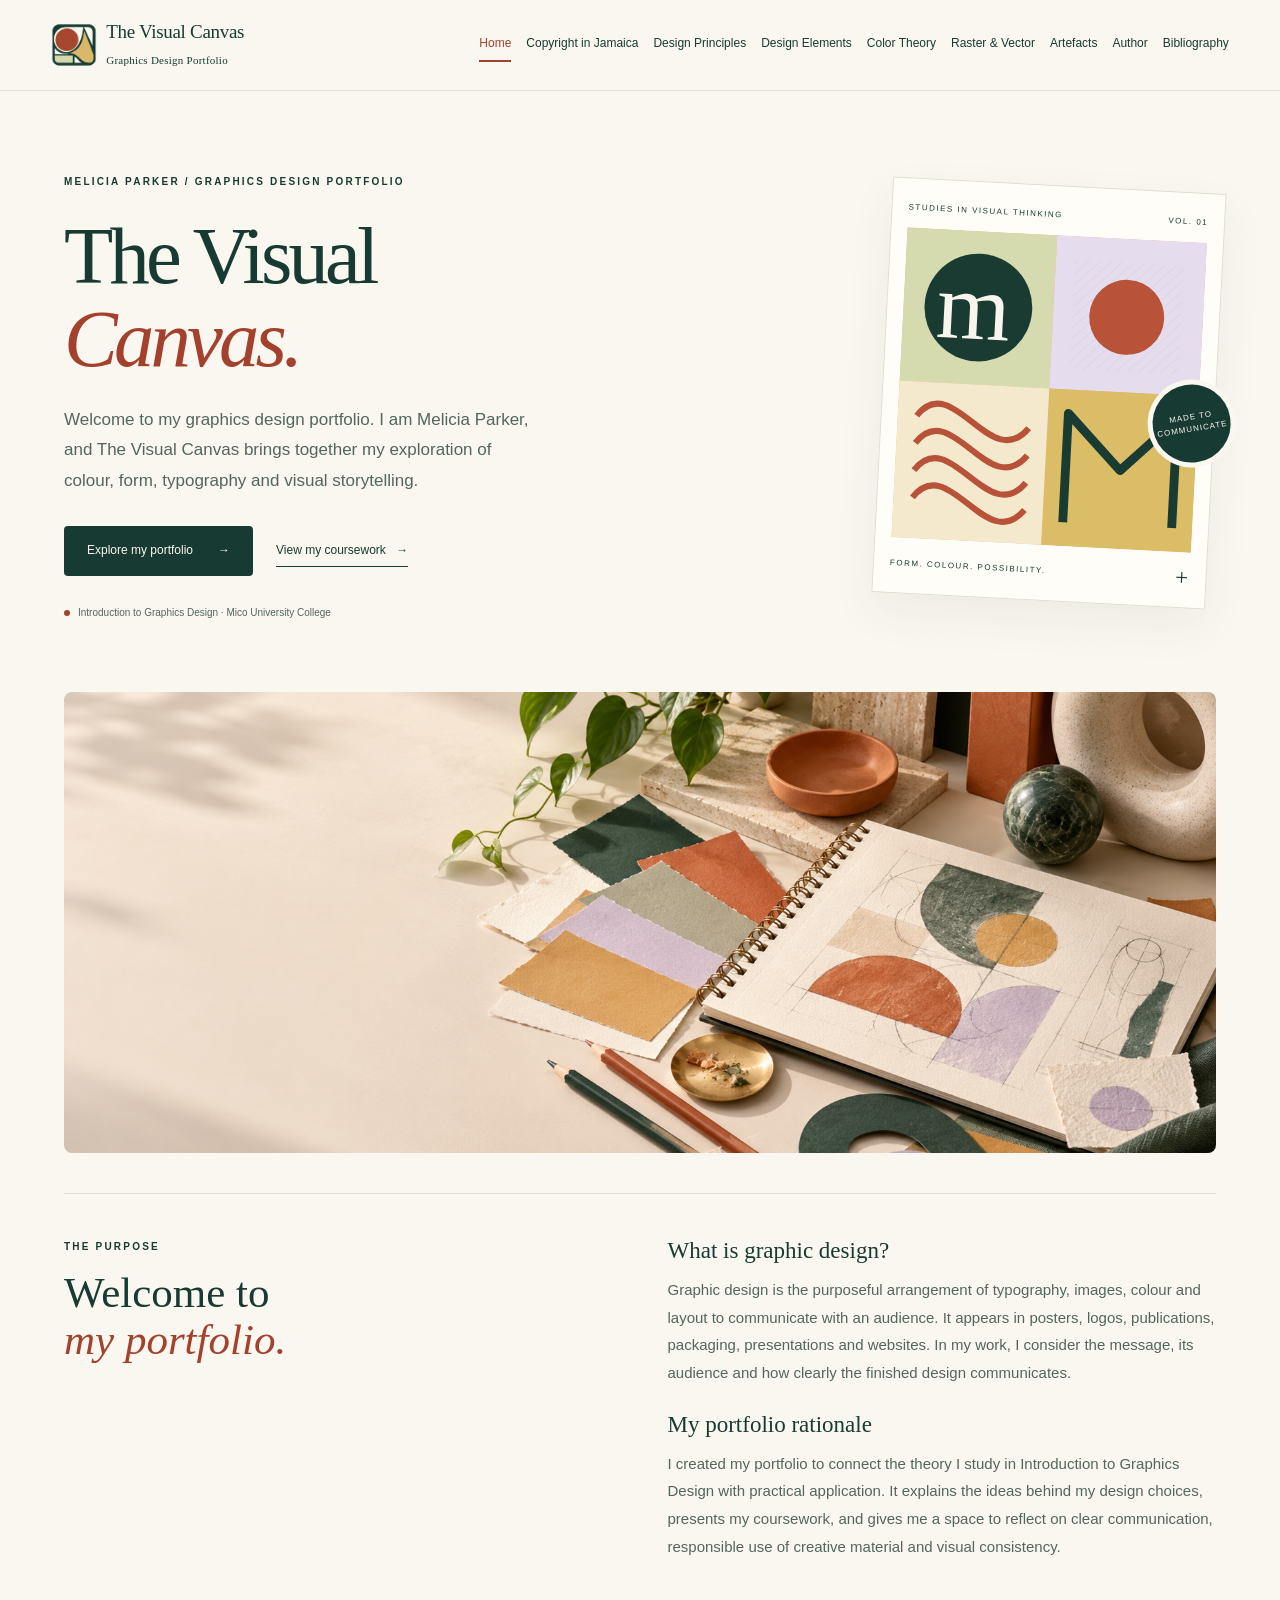
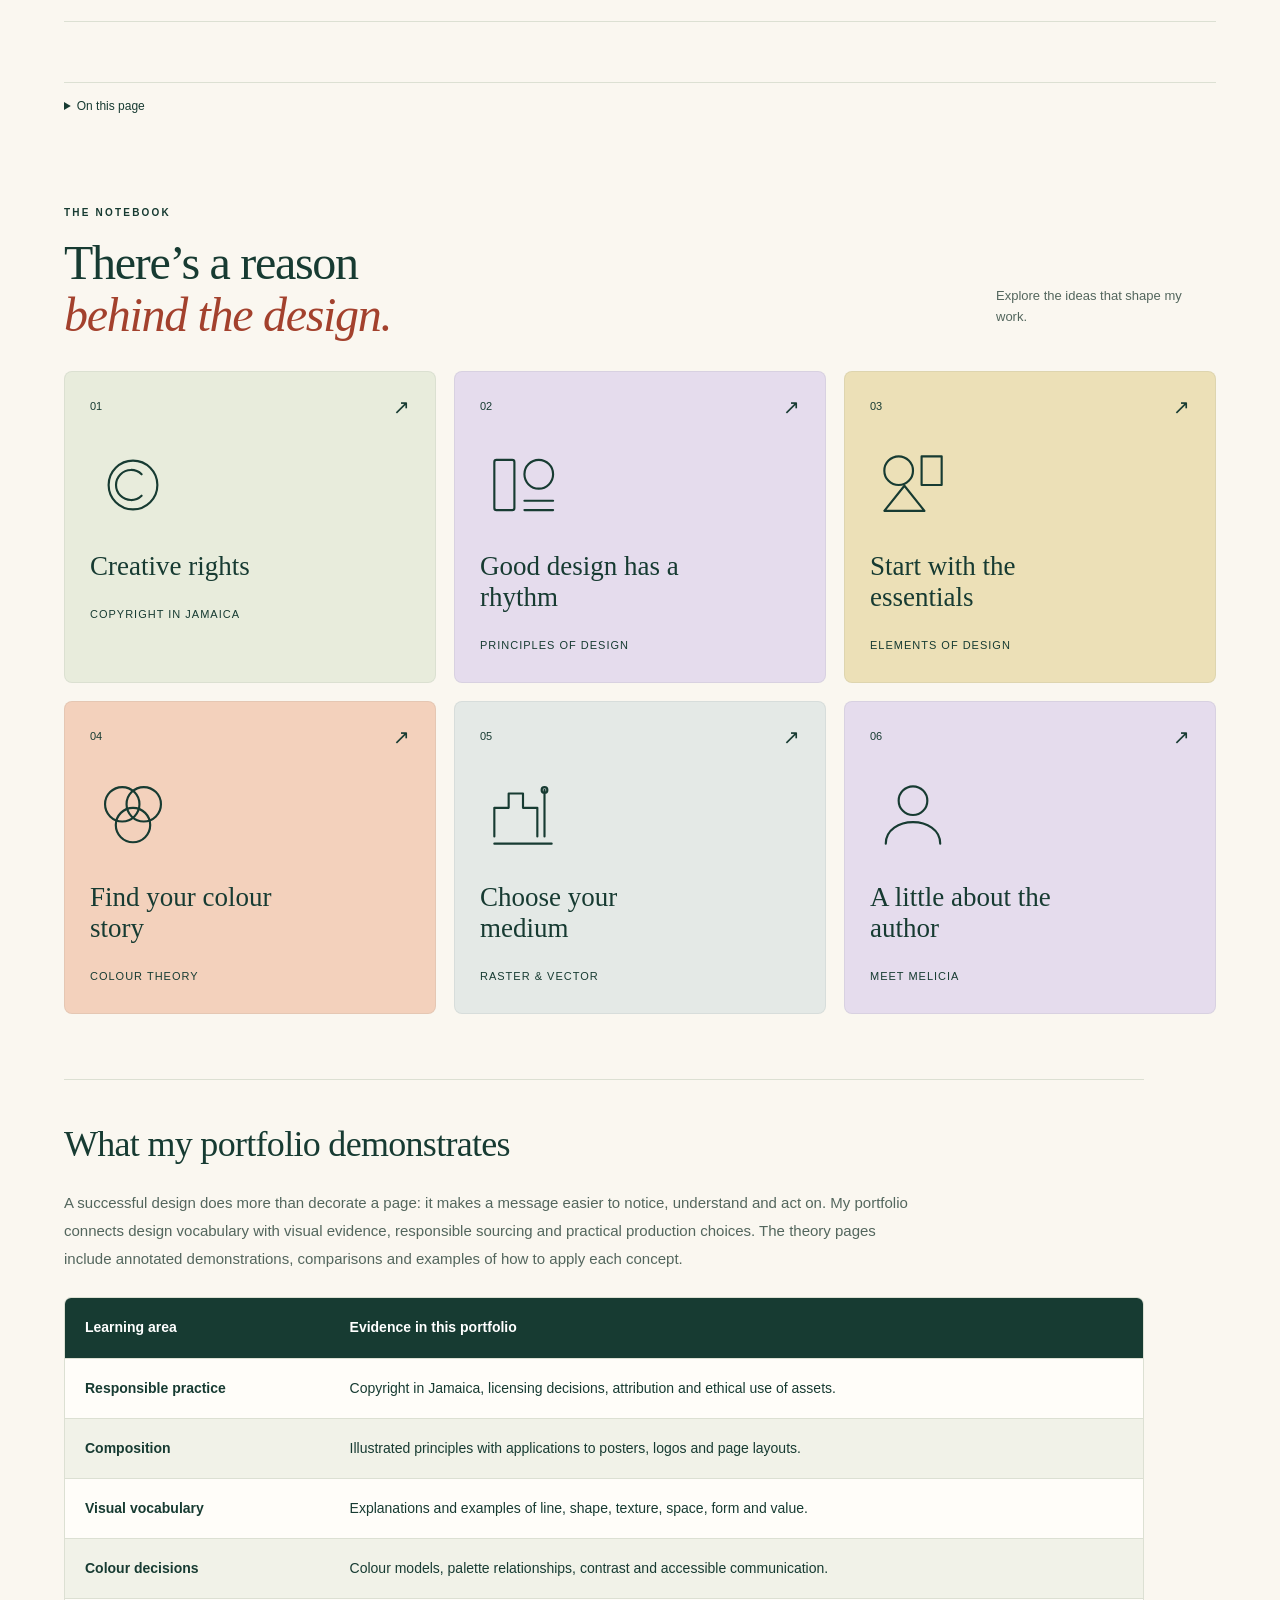
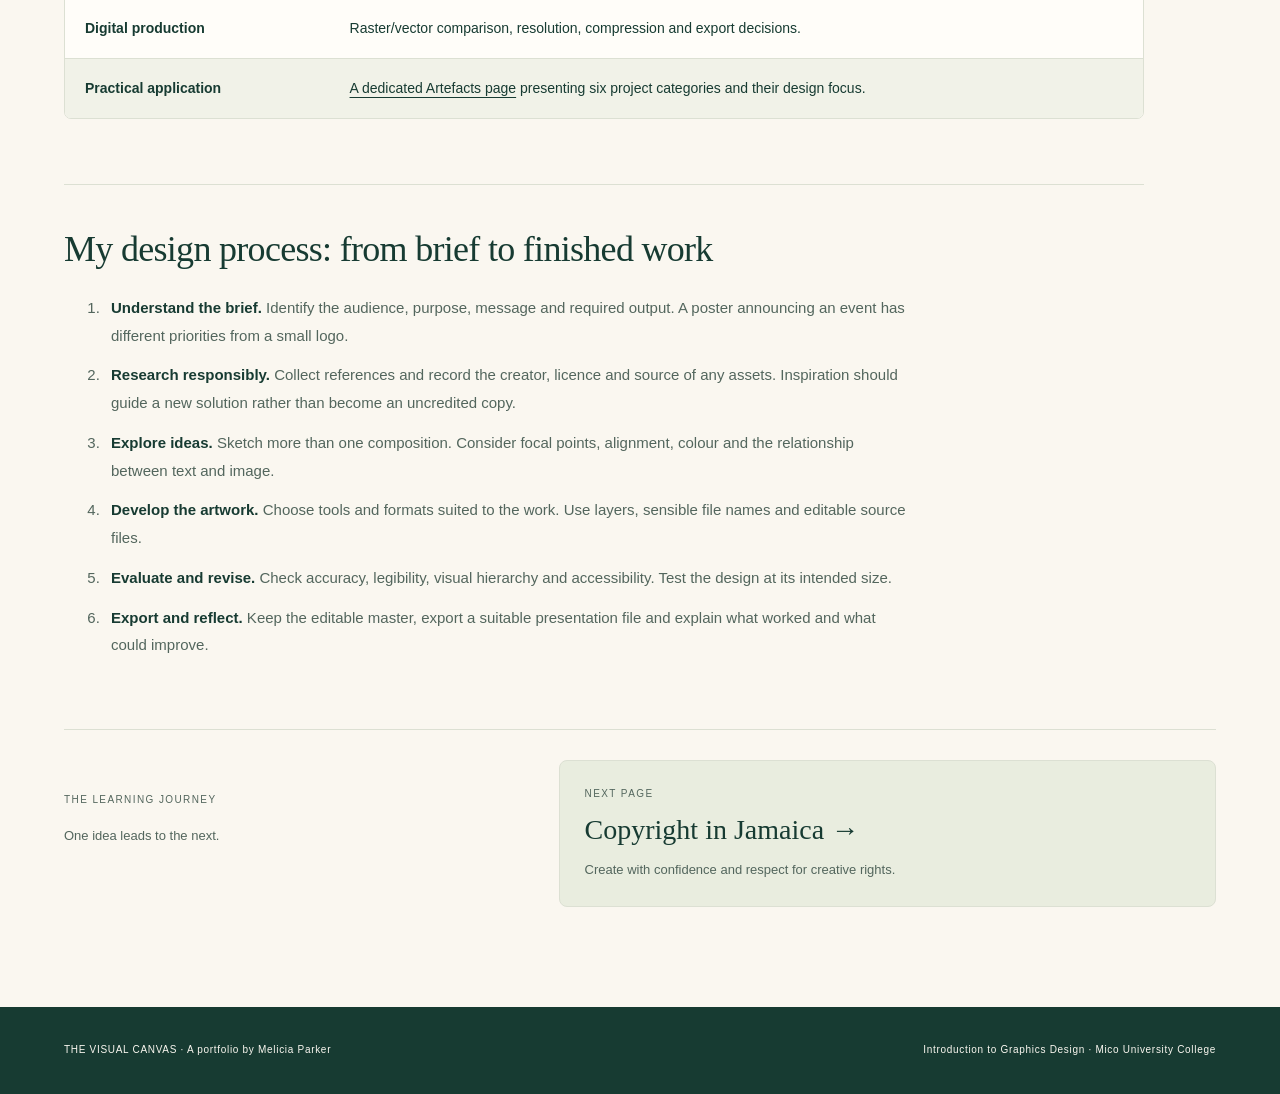
<file: index.html>
<!doctype html>
<html lang="en">
<head>
  <meta charset="utf-8">
  <meta name="viewport" content="width=device-width, initial-scale=1">
  <meta http-equiv="refresh" content="0; url=./portfolio/index.html">
  <title>The Visual Canvas · Melicia Parker</title>
  <link rel="icon" type="image/png" href="./portfolio/assets/visual-canvas-logo.png">
  <link rel="stylesheet" href="./portfolio/assets/style.css">
  <script>window.location.replace(new URL('./portfolio/index.html', window.location.href).href);</script>
</head>
<body>
  <main>
    <h1>The Visual Canvas</h1>
    <p><a href="./portfolio/index.html">Open Melicia Parker’s portfolio</a></p>
  </main>
</body>
</html>
</file>
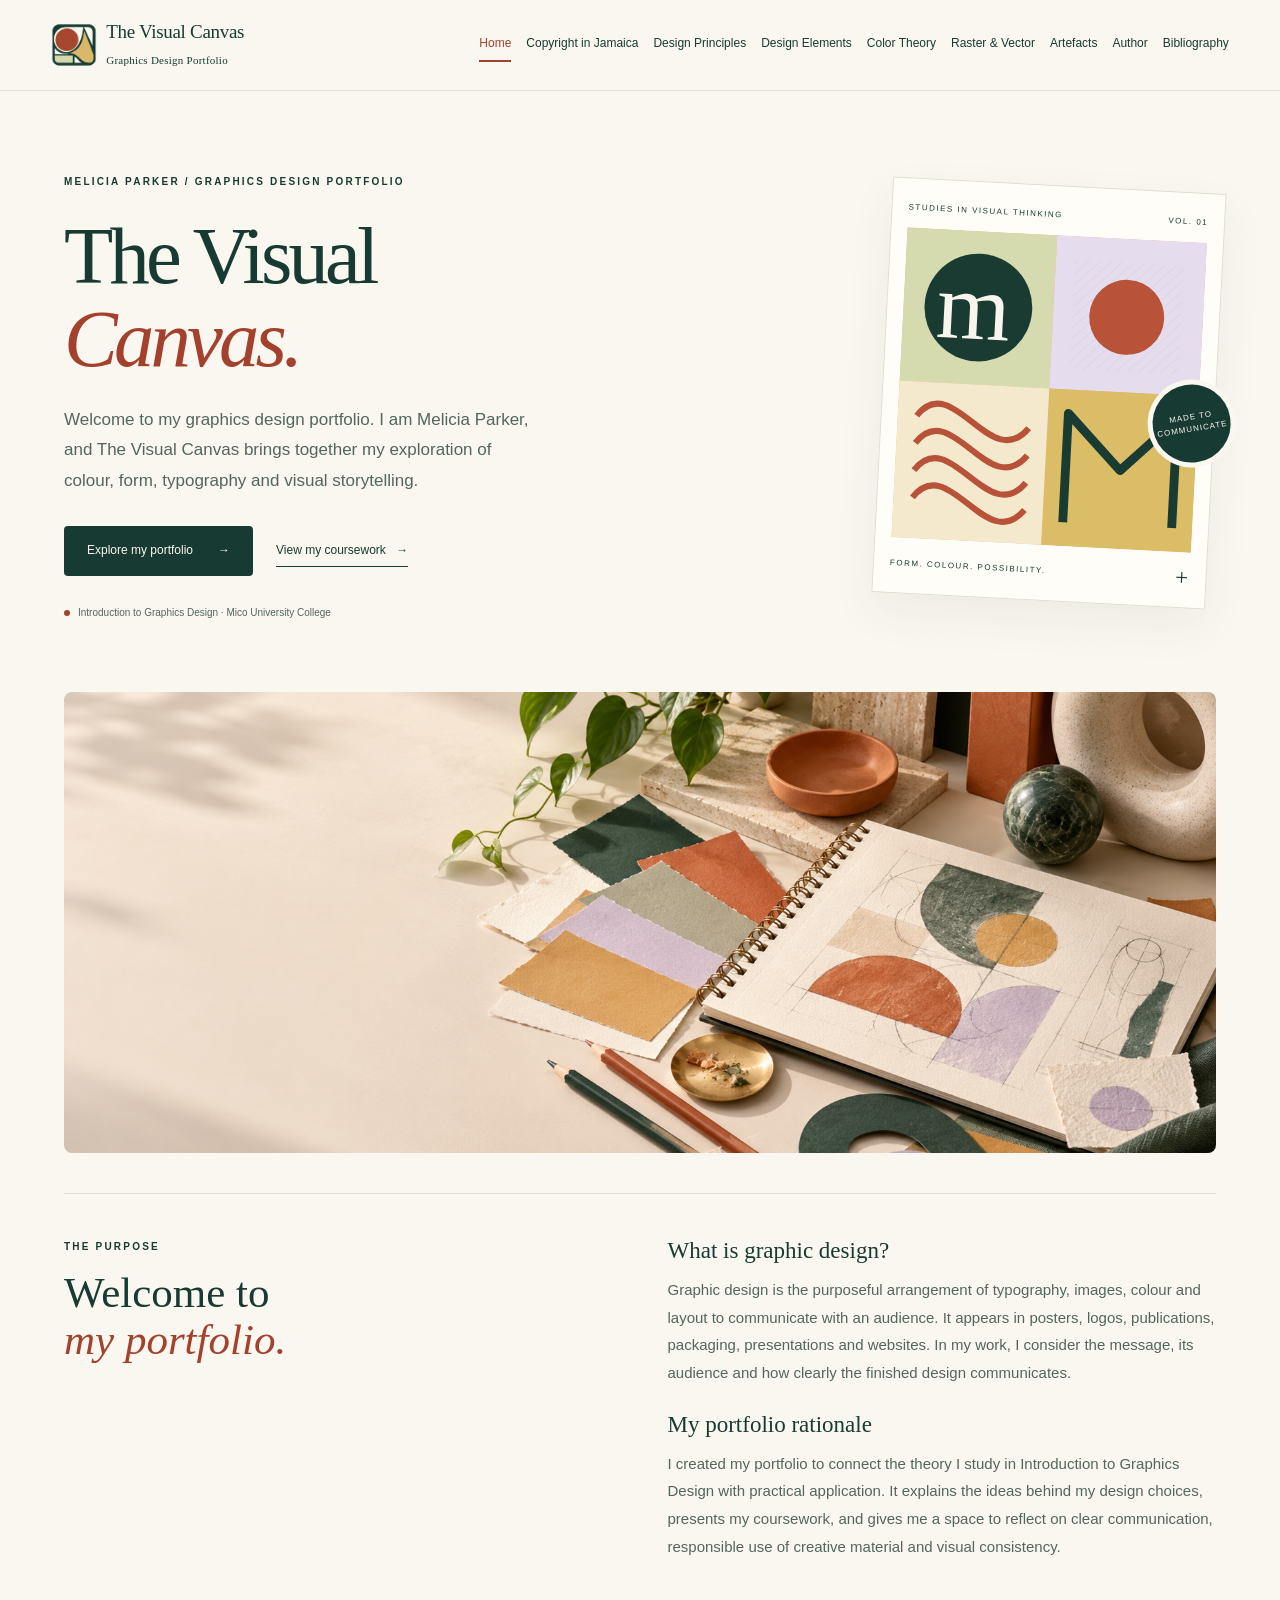
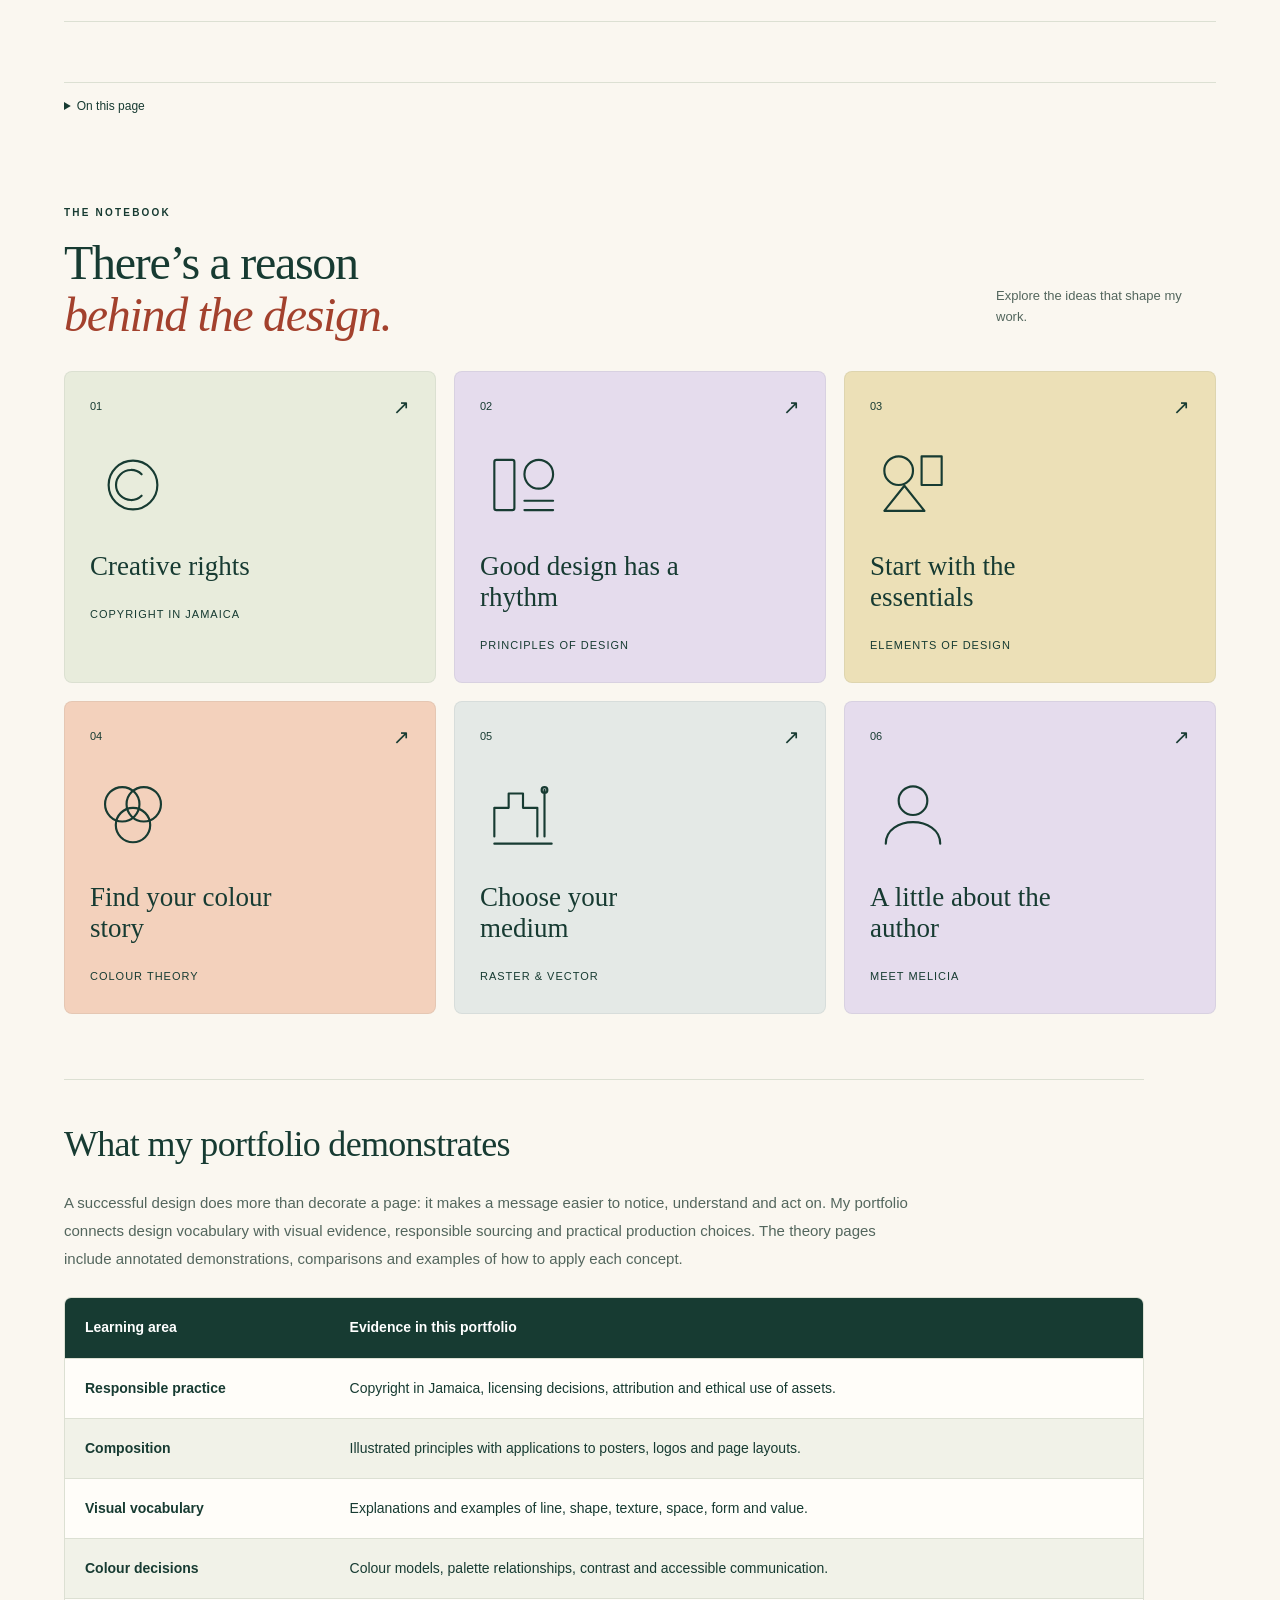
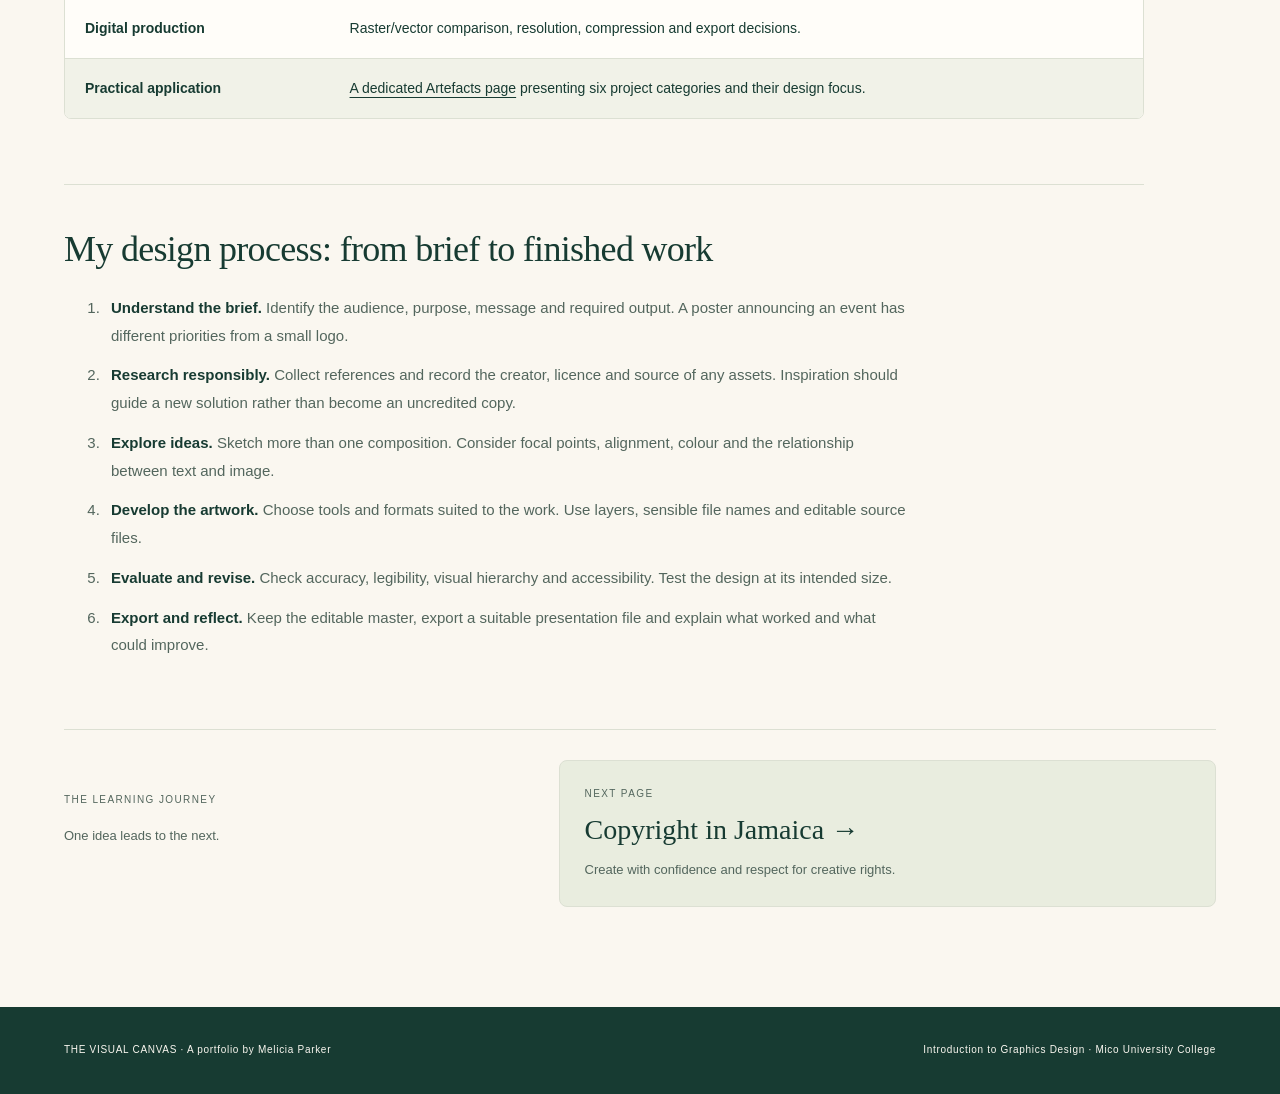
<file: portfolio/index.html>
<!doctype html><html lang="en"><head><meta charset="utf-8"><meta name="viewport" content="width=device-width, initial-scale=1"><meta name="description" content="Graphics design portfolio exploring theory and practical coursework."><title>Home · The Visual Canvas</title><link rel="icon" type="image/png" href="./assets/visual-canvas-logo.png"><link rel="stylesheet" href="./assets/style.css?v=20261114-presentation"><script src="./assets/app.js?v=20261114-presentation" defer></script></head><body class="page-index"><a class="skip" href="#main">Skip to content</a><header><a class="brand" href="index.html" aria-label="The Visual Canvas home"><span class="brand-mark" aria-hidden="true"><img src="./assets/visual-canvas-logo.png" alt="" width="64" height="64"></span><span class="brand-wordmark"><strong>The Visual Canvas</strong>
<span>Graphics Design Portfolio</span></span></a><button class="menu" aria-controls="navigation" aria-expanded="false">Menu</button><nav id="navigation" aria-label="Main navigation"><a href="index.html" aria-current="page">Home</a><a href="copyright.html">Copyright in Jamaica</a><a href="principles.html">Design Principles</a><a href="elements.html">Design Elements</a><a href="color.html">Color Theory</a><a href="raster-vector.html">Raster & Vector</a><a href="artefacts.html">Artefacts</a><a href="author.html">Author</a><a href="bibliography.html">Bibliography</a></nav></header><main id="main"><section class="hero"><div><p class="eyebrow">MELICIA PARKER / GRAPHICS DESIGN PORTFOLIO</p><h1>The Visual<br><em>Canvas.</em></h1><p class="lede">Welcome to my graphics design portfolio. I am Melicia Parker, and The Visual Canvas brings together my exploration of colour, form, typography and visual storytelling.</p><div class="hero-actions"><a class="button" href="principles.html">Explore my portfolio <span aria-hidden="true">&#8594;</span></a><a class="text-link" href="artefacts.html">View my coursework <span aria-hidden="true">&#8594;</span></a></div><div class="hero-caption"><span class="tiny-dot"></span> Introduction to Graphics Design · Mico University College</div></div><div class="hero-art"><div class="art-topline"><span>STUDIES IN VISUAL THINKING</span><span>VOL. 01</span></div><svg viewBox="0 0 440 455" role="img" aria-label="An original abstract poster combining an M letterform, geometric shapes and a colour palette"><defs><pattern id="paperlines" width="16" height="16" patternUnits="userSpaceOnUse"><path d="M0 16L16 0" stroke="#193b31" stroke-width=".5" opacity=".17"/></pattern></defs><rect width="440" height="455" fill="#f4b094"/><path d="M0 0H220V225H0Z" fill="#d5dbaf"/><circle cx="110" cy="112" r="79" fill="#193b31"/><text x="49" y="158" font-family="Georgia,serif" font-size="139" fill="#f8f5ee">m</text><path d="M220 0H440V225H220Z" fill="#e5dced"/><path d="M248 35h160v160H248Z" fill="url(#paperlines)"/><circle cx="328" cy="115" r="55" fill="#b85339"/><path d="M220 225H440V455H220Z" fill="#dbbd67"/><path d="M250 420V260l80 80 80-80v160" fill="none" stroke="#193b31" stroke-width="13" stroke-linejoin="round"/><path d="M0 225H220V455H0Z" fill="#f4e9cc"/><path d="M28 275c50-70 112 80 165 10M28 315c50-70 112 80 165 10M28 355c50-70 112 80 165 10M28 395c50-70 112 80 165 10" fill="none" stroke="#b85339" stroke-width="9"/></svg><div class="art-bottomline"><span>FORM. COLOUR. POSSIBILITY.</span><span aria-hidden="true">+</span></div><span class="art-seal" aria-hidden="true">MADE TO<br>COMMUNICATE</span></div></section><figure class="home-photo"><img src="assets/banners/home.png" alt="Creative workspace with sketchbook, geometric studies and colour samples." width="1672" height="941" decoding="async"></figure><section class="intro"><div class="intro-title"><p class="eyebrow">THE PURPOSE</p><h2>Welcome to<br><em>my portfolio.</em></h2></div><div class="intro-copy"><h3 class="intro-subheading">What is graphic design?</h3><p>Graphic design is the purposeful arrangement of typography, images, colour and layout to communicate with an audience. It appears in posters, logos, publications, packaging, presentations and websites. In my work, I consider the message, its audience and how clearly the finished design communicates.</p><h3 class="intro-subheading">My portfolio rationale</h3><p>I created my portfolio to connect the theory I study in Introduction to Graphics Design with practical application. It explains the ideas behind my design choices, presents my coursework, and gives me a space to reflect on clear communication, responsible use of creative material and visual consistency.</p></div></section><section class="explore-section"><div class="section-head"><div><p class="eyebrow">THE NOTEBOOK</p><h2>There’s a reason<br><em>behind the design.</em></h2></div><p>Explore the ideas that shape my work.</p></div><div class="explore-grid"><a class="explore-card explore-copyright" href="copyright.html"><div class="explore-card-top"><span>01</span><span aria-hidden="true">&#8599;</span></div><svg viewBox="0 0 120 120" aria-hidden="true" fill="none" stroke="currentColor" stroke-width="3" stroke-linecap="round" stroke-linejoin="round"><circle cx="60" cy="60" r="34"/><path d="M72 45a21 21 0 1 0 0 30"/></svg><h3>Creative rights</h3><span class="explore-label">Copyright in Jamaica</span></a><a class="explore-card explore-principles" href="principles.html"><div class="explore-card-top"><span>02</span><span aria-hidden="true">&#8599;</span></div><svg viewBox="0 0 120 120" aria-hidden="true" fill="none" stroke="currentColor" stroke-width="3" stroke-linecap="round" stroke-linejoin="round"><rect x="20" y="25" width="28" height="70" rx="3"/><circle cx="82" cy="45" r="20"/><path d="M62 82h40M62 95h40"/></svg><h3>Good design has a rhythm</h3><span class="explore-label">Principles of design</span></a><a class="explore-card explore-elements" href="elements.html"><div class="explore-card-top"><span>03</span><span aria-hidden="true">&#8599;</span></div><svg viewBox="0 0 120 120" aria-hidden="true" fill="none" stroke="currentColor" stroke-width="3" stroke-linecap="round" stroke-linejoin="round"><circle cx="40" cy="40" r="20"/><path d="M72 20h28v40H72ZM20 96l28-35 28 35Z"/></svg><h3>Start with the essentials</h3><span class="explore-label">Elements of design</span></a><a class="explore-card explore-color" href="color.html"><div class="explore-card-top"><span>04</span><span aria-hidden="true">&#8599;</span></div><svg viewBox="0 0 120 120" aria-hidden="true" fill="none" stroke="currentColor" stroke-width="3" stroke-linecap="round" stroke-linejoin="round"><circle cx="45" cy="45" r="24"/><circle cx="75" cy="45" r="24"/><circle cx="60" cy="74" r="24"/></svg><h3>Find your colour story</h3><span class="explore-label">Colour theory</span></a><a class="explore-card explore-raster-vector" href="raster-vector.html"><div class="explore-card-top"><span>05</span><span aria-hidden="true">&#8599;</span></div><svg viewBox="0 0 120 120" aria-hidden="true" fill="none" stroke="currentColor" stroke-width="3" stroke-linecap="round" stroke-linejoin="round"><path d="M20 90V50h20V30h20V50h20v40M90 90V25M20 100h80"/><circle cx="90" cy="25" r="4"/></svg><h3>Choose your medium</h3><span class="explore-label">Raster & vector</span></a><a class="explore-card explore-author" href="author.html"><div class="explore-card-top"><span>06</span><span aria-hidden="true">&#8599;</span></div><svg viewBox="0 0 120 120" aria-hidden="true" fill="none" stroke="currentColor" stroke-width="3" stroke-linecap="round" stroke-linejoin="round"><circle cx="60" cy="40" r="20"/><path d="M22 100c0-40 76-40 76 0"/></svg><h3>A little about the author</h3><span class="explore-label">Meet Melicia</span></a></div></section><section class="learning-section"><h2>What my portfolio demonstrates</h2><p>A successful design does more than decorate a page: it makes a message easier to notice, understand and act on. My portfolio connects design vocabulary with visual evidence, responsible sourcing and practical production choices. The theory pages include annotated demonstrations, comparisons and examples of how to apply each concept.</p><div class="table-wrap"><table><thead><tr><th scope="col">Learning area</th><th scope="col">Evidence in this portfolio</th></tr></thead><tbody><tr><td>Responsible practice</td><td>Copyright in Jamaica, licensing decisions, attribution and ethical use of assets.</td></tr><tr><td>Composition</td><td>Illustrated principles with applications to posters, logos and page layouts.</td></tr><tr><td>Visual vocabulary</td><td>Explanations and examples of line, shape, texture, space, form and value.</td></tr><tr><td>Colour decisions</td><td>Colour models, palette relationships, contrast and accessible communication.</td></tr><tr><td>Digital production</td><td>Raster/vector comparison, resolution, compression and export decisions.</td></tr><tr><td>Practical application</td><td><a href="artefacts.html">A dedicated Artefacts page</a> presenting six project categories and their design focus.</td></tr></tbody></table></div></section><section class="learning-section"><h2>My design process: from brief to finished work</h2><ol class="process"><li><strong>Understand the brief.</strong> Identify the audience, purpose, message and required output. A poster announcing an event has different priorities from a small logo.</li><li><strong>Research responsibly.</strong> Collect references and record the creator, licence and source of any assets. Inspiration should guide a new solution rather than become an uncredited copy.</li><li><strong>Explore ideas.</strong> Sketch more than one composition. Consider focal points, alignment, colour and the relationship between text and image.</li><li><strong>Develop the artwork.</strong> Choose tools and formats suited to the work. Use layers, sensible file names and editable source files.</li><li><strong>Evaluate and revise.</strong> Check accuracy, legibility, visual hierarchy and accessibility. Test the design at its intended size.</li><li><strong>Export and reflect.</strong> Keep the editable master, export a suitable presentation file and explain what worked and what could improve.</li></ol></section><nav class="page-journey" aria-label="Page navigation"><div class="journey-intro"><span>THE LEARNING JOURNEY</span><p>One idea leads to the next.</p></div><a class="journey-next" href="copyright.html"><span>Next page</span><strong>Copyright in Jamaica &rarr;</strong><p>Create with confidence and respect for creative rights.</p></a></nav></main><footer><span>THE VISUAL CANVAS · A portfolio by Melicia Parker</span><span>Introduction to Graphics Design · Mico University College</span></footer></body></html>
</file>
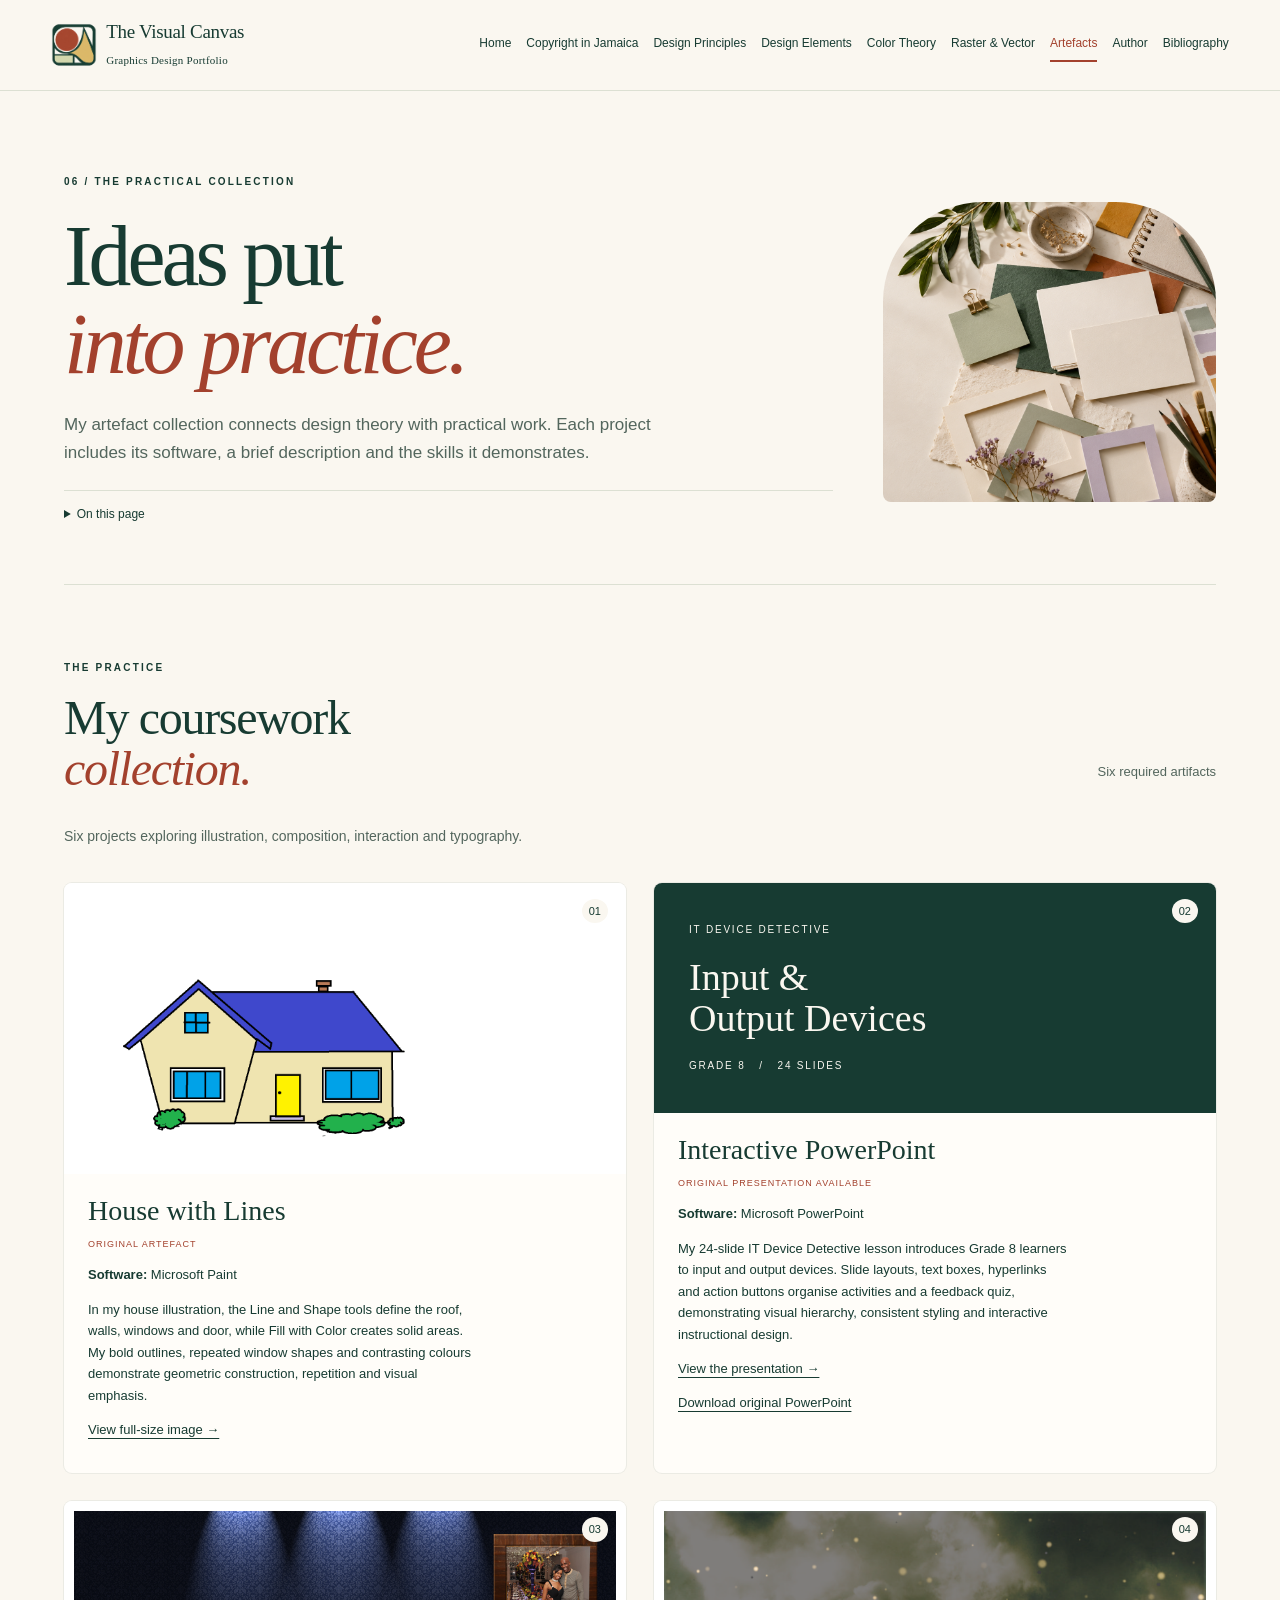
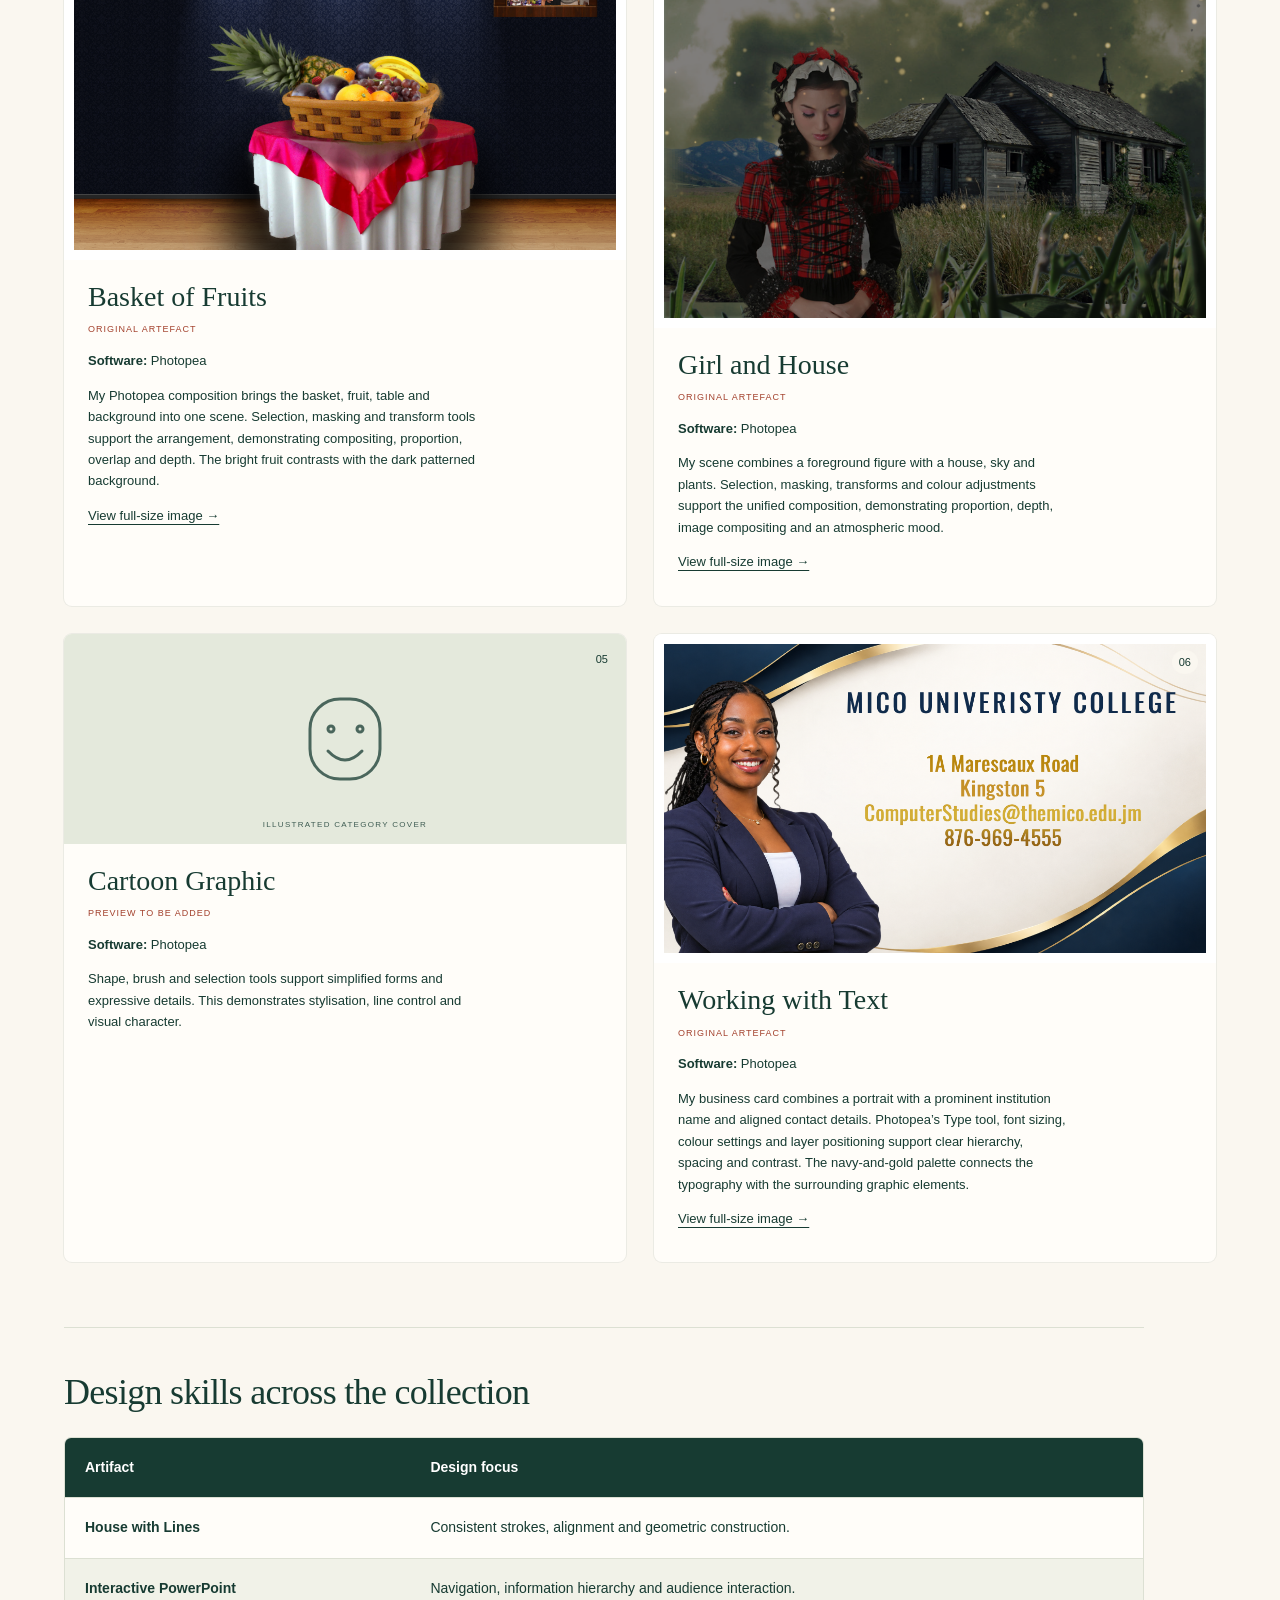
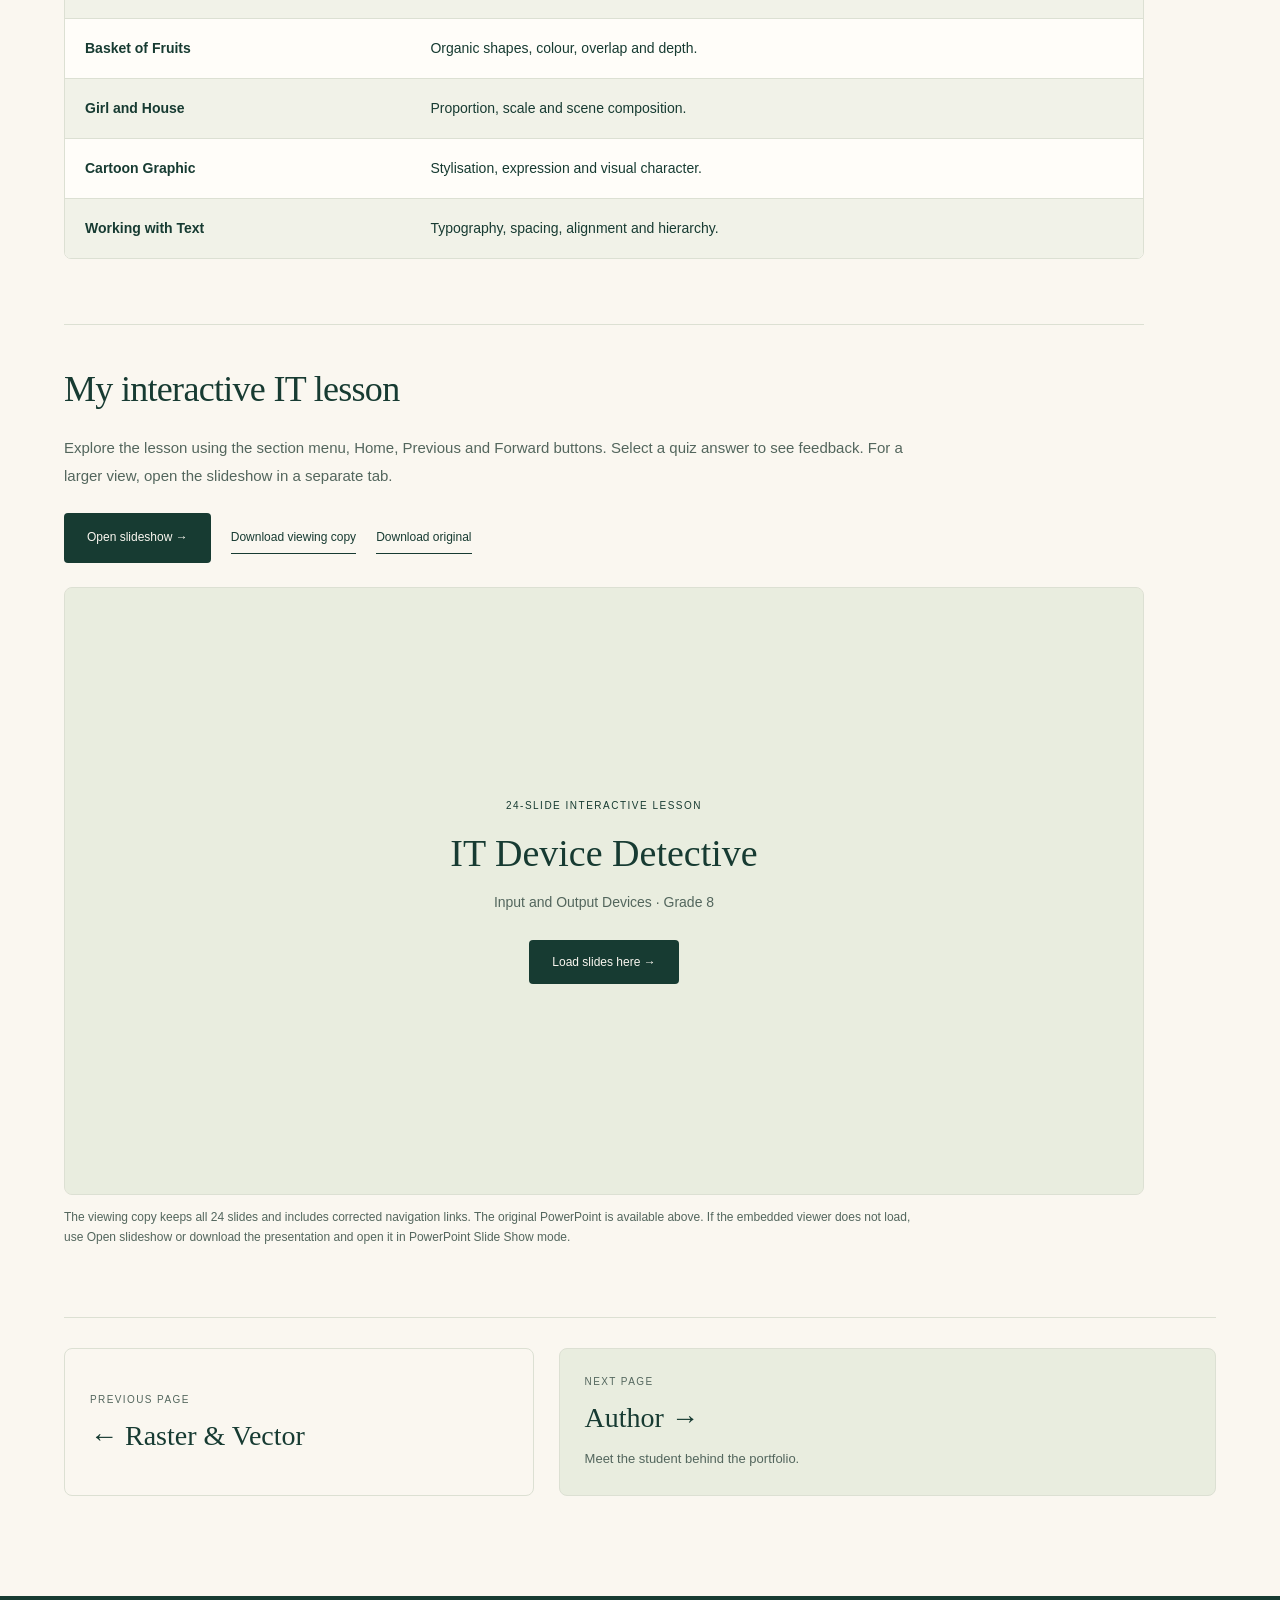
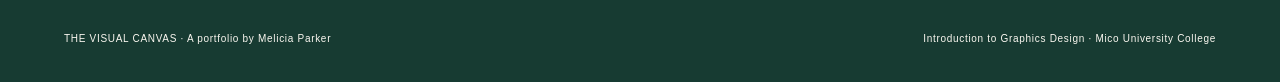
<file: portfolio/artefacts.html>
<!doctype html><html lang="en"><head><meta charset="utf-8"><meta name="viewport" content="width=device-width, initial-scale=1"><meta name="description" content="Graphics design portfolio exploring theory and practical coursework."><title>Artefacts · The Visual Canvas</title><link rel="icon" type="image/png" href="./assets/visual-canvas-logo.png"><link rel="stylesheet" href="./assets/style.css?v=20261114-presentation"><script src="./assets/app.js?v=20261114-presentation" defer></script></head><body class="page-artefacts"><a class="skip" href="#main">Skip to content</a><header><a class="brand" href="index.html" aria-label="The Visual Canvas home"><span class="brand-mark" aria-hidden="true"><img src="./assets/visual-canvas-logo.png" alt="" width="64" height="64"></span><span class="brand-wordmark"><strong>The Visual Canvas</strong>
<span>Graphics Design Portfolio</span></span></a><button class="menu" aria-controls="navigation" aria-expanded="false">Menu</button><nav id="navigation" aria-label="Main navigation"><a href="index.html">Home</a><a href="copyright.html">Copyright in Jamaica</a><a href="principles.html">Design Principles</a><a href="elements.html">Design Elements</a><a href="color.html">Color Theory</a><a href="raster-vector.html">Raster & Vector</a><a href="artefacts.html" aria-current="page">Artefacts</a><a href="author.html">Author</a><a href="bibliography.html">Bibliography</a></nav></header><main id="main"><section class="page-heading"><div class="page-heading-copy"><p class="eyebrow">06 / THE PRACTICAL COLLECTION</p><h1>Ideas put<br><em>into practice.</em></h1><p class="lede">My artefact collection connects design theory with practical work. Each project includes its software, a brief description and the skills it demonstrates.</p></div><figure class="page-photo"><img src="assets/banners/artefacts.png" alt="Blank frames and drawing tools arranged for creative work." width="1672" height="941" decoding="async"></figure></section><section><div class="section-head"><div><p class="eyebrow">THE PRACTICE</p><h2 id="coursework">My coursework<br><em>collection.</em></h2></div><p>Six required artifacts</p></div><p class="collection-note">Six projects exploring illustration, composition, interaction and typography.</p><div class="artifact-grid"><article class="artifact artifact-uploaded" id="house-with-lines"><a class="artifact-image-link" href="./assets/Melicia%20house%20Intro%20to%20graphics%20activity%201.png" target="_blank" rel="noopener" aria-label="Open House with Lines at full size"><img class="artifact-image" src="./assets/Melicia%20house%20Intro%20to%20graphics%20activity%201.png" alt="House illustration with a blue roof, pale yellow walls, blue windows, a yellow door and green shrubs." width="1574" height="780" loading="lazy" decoding="async"></a><span class="number">01</span><h3>House with Lines</h3><p class="status">Original artefact</p><p class="artifact-software"><strong>Software:</strong> Microsoft Paint</p><p>In my house illustration, the Line and Shape tools define the roof, walls, windows and door, while Fill with Color creates solid areas. My bold outlines, repeated window shapes and contrasting colours demonstrate geometric construction, repetition and visual emphasis.</p><p><a href="./assets/Melicia%20house%20Intro%20to%20graphics%20activity%201.png" target="_blank" rel="noopener">View full-size image &rarr;</a></p></article><article class="artifact artifact-uploaded" id="interactive-powerpoint"><a class="presentation-cover" href="#presentation-viewer"><span>IT DEVICE DETECTIVE</span><strong>Input &amp;<br>Output Devices</strong><span>GRADE 8 &nbsp; / &nbsp; 24 SLIDES</span></a><span class="number">02</span><h3>Interactive PowerPoint</h3><p class="status">Original presentation available</p><p class="artifact-software"><strong>Software:</strong> Microsoft PowerPoint</p><p>My 24-slide IT Device Detective lesson introduces Grade 8 learners to input and output devices. Slide layouts, text boxes, hyperlinks and action buttons organise activities and a feedback quiz, demonstrating visual hierarchy, consistent styling and interactive instructional design.</p><p><a href="#presentation-viewer">View the presentation &rarr;</a></p><p><a href="./assets/Interactive%20IT%20Asynchronous%20Final%20artefact.pptx" download>Download original PowerPoint</a></p></article><article class="artifact artifact-uploaded" id="basket-of-fruits"><a class="artifact-image-link" href="./assets/Final%20Basket%20of%20Fruit%20Artifact.png" target="_blank" rel="noopener" aria-label="Open Basket of Fruits at full size"><img class="artifact-image artifact-image--basket" src="./assets/Final%20Basket%20of%20Fruit%20Artifact.png" alt="Fruit basket arranged on a red-and-white covered table against dark patterned wallpaper, with overhead lighting and a framed photograph." width="1920" height="1200" loading="lazy" decoding="async"></a><span class="number">03</span><h3>Basket of Fruits</h3><p class="status">Original artefact</p><p class="artifact-software"><strong>Software:</strong> Photopea</p><p>My Photopea composition brings the basket, fruit, table and background into one scene. Selection, masking and transform tools support the arrangement, demonstrating compositing, proportion, overlap and depth. The bright fruit contrasts with the dark patterned background.</p><p><a href="./assets/Final%20Basket%20of%20Fruit%20Artifact.png" target="_blank" rel="noopener">View full-size image &rarr;</a></p></article><article class="artifact artifact-uploaded" id="girl-and-house"><a class="artifact-image-link" href="./assets/Girl%20and%20the%20House%20Artifact.png" target="_blank" rel="noopener" aria-label="Open Girl and House at full size"><img class="artifact-image artifact-image--scene" src="./assets/Girl%20and%20the%20House%20Artifact.png" alt="Composite scene with a girl in the foreground, a weathered house, tall grass and an atmospheric green-grey sky with glowing light effects." width="800" height="600" loading="lazy" decoding="async"></a><span class="number">04</span><h3>Girl and House</h3><p class="status">Original artefact</p><p class="artifact-software"><strong>Software:</strong> Photopea</p><p>My scene combines a foreground figure with a house, sky and plants. Selection, masking, transforms and colour adjustments support the unified composition, demonstrating proportion, depth, image compositing and an atmospheric mood.</p><p><a href="./assets/Girl%20and%20the%20House%20Artifact.png" target="_blank" rel="noopener">View full-size image &rarr;</a></p></article><article class="artifact"><div class="artifact-cover cover-5"><svg viewBox="0 0 120 120" aria-hidden="true" fill="none" stroke="currentColor" stroke-width="3" stroke-linecap="round" stroke-linejoin="round"><rect x="25" y="20" width="70" height="80" rx="30"/><circle cx="46" cy="50" r="3"/><circle cx="75" cy="50" r="3"/><path d="M43 72q17 18 34 0"/></svg><span class="preview-label">Illustrated category cover</span></div><span class="number">05</span><h3>Cartoon Graphic</h3><p class="status">Preview to be added</p><p class="artifact-software"><strong>Software:</strong> Photopea</p><p>Shape, brush and selection tools support simplified forms and expressive details. This demonstrates stylisation, line control and visual character.</p></article><article class="artifact artifact-uploaded" id="working-with-text"><a class="artifact-image-link" href="./assets/business-card.png" target="_blank" rel="noopener" aria-label="Open Working with Text business card at full size"><img class="artifact-image" src="./assets/business-card.png" alt="Business card design combining a portrait, Mico University College heading and contact details in a navy, gold and cream layout." width="1050" height="600" style="aspect-ratio:7/4" loading="lazy" decoding="async"></a><span class="number">06</span><h3>Working with Text</h3><p class="status">Original artefact</p><p class="artifact-software"><strong>Software:</strong> Photopea</p><p>My business card combines a portrait with a prominent institution name and aligned contact details. Photopea’s Type tool, font sizing, colour settings and layer positioning support clear hierarchy, spacing and contrast. The navy-and-gold palette connects the typography with the surrounding graphic elements.</p><p><a href="./assets/business-card.png" target="_blank" rel="noopener">View full-size image &rarr;</a></p></article></div></section><section class="learning-section"><h2>Design skills across the collection</h2><div class="table-wrap"><table><thead><tr><th scope="col">Artifact</th><th scope="col">Design focus</th></tr></thead><tbody><tr><td>House with Lines</td><td>Consistent strokes, alignment and geometric construction.</td></tr><tr><td>Interactive PowerPoint</td><td>Navigation, information hierarchy and audience interaction.</td></tr><tr><td>Basket of Fruits</td><td>Organic shapes, colour, overlap and depth.</td></tr><tr><td>Girl and House</td><td>Proportion, scale and scene composition.</td></tr><tr><td>Cartoon Graphic</td><td>Stylisation, expression and visual character.</td></tr><tr><td>Working with Text</td><td>Typography, spacing, alignment and hierarchy.</td></tr></tbody></table></div></section><section class="learning-section presentation-section" id="interactive-presentation"><h2 id="presentation-viewer">My interactive IT lesson</h2><p>Explore the lesson using the section menu, Home, Previous and Forward buttons. Select a quiz answer to see feedback. For a larger view, open the slideshow in a separate tab.</p><div class="presentation-actions"><a class="button" href="https://view.officeapps.live.com/op/view.aspx?src=https%3A%2F%2Fmadagascar9.github.io%2FMG%2Fportfolio%2Fassets%2FInteractive%2520IT%2520Asynchronous%2520Final%2520artefact%2520-%2520web%2520copy.pptx" target="_blank" rel="noopener">Open slideshow &rarr;</a><a class="text-link" href="./assets/Interactive%20IT%20Asynchronous%20Final%20artefact%20-%20web%20copy.pptx" download>Download viewing copy</a><a class="text-link" href="./assets/Interactive%20IT%20Asynchronous%20Final%20artefact.pptx" download>Download original</a></div><div class="presentation-frame"><div class="presentation-placeholder" id="presentation-placeholder"><span>24-SLIDE INTERACTIVE LESSON</span><strong>IT Device Detective</strong><p>Input and Output Devices · Grade 8</p><button class="button" type="button" id="presentation-start" data-viewer-src="https://view.officeapps.live.com/op/embed.aspx?src=https%3A%2F%2Fmadagascar9.github.io%2FMG%2Fportfolio%2Fassets%2FInteractive%2520IT%2520Asynchronous%2520Final%2520artefact%2520-%2520web%2520copy.pptx" aria-controls="presentation-iframe">Load slides here &rarr;</button></div><iframe id="presentation-iframe" src="about:blank" title="IT Device Detective: interactive PowerPoint lesson on input and output devices" hidden allowfullscreen></iframe></div><p class="caption">The viewing copy keeps all 24 slides and includes corrected navigation links. The original PowerPoint is available above. If the embedded viewer does not load, use Open slideshow or download the presentation and open it in PowerPoint Slide Show mode.</p></section><nav class="page-journey" aria-label="Page navigation"><a class="journey-back" href="raster-vector.html"><span>Previous page</span><strong>&larr; Raster & Vector</strong></a><a class="journey-next" href="author.html"><span>Next page</span><strong>Author &rarr;</strong><p>Meet the student behind the portfolio.</p></a></nav></main><footer><span>THE VISUAL CANVAS · A portfolio by Melicia Parker</span><span>Introduction to Graphics Design · Mico University College</span></footer></body></html>
</file>
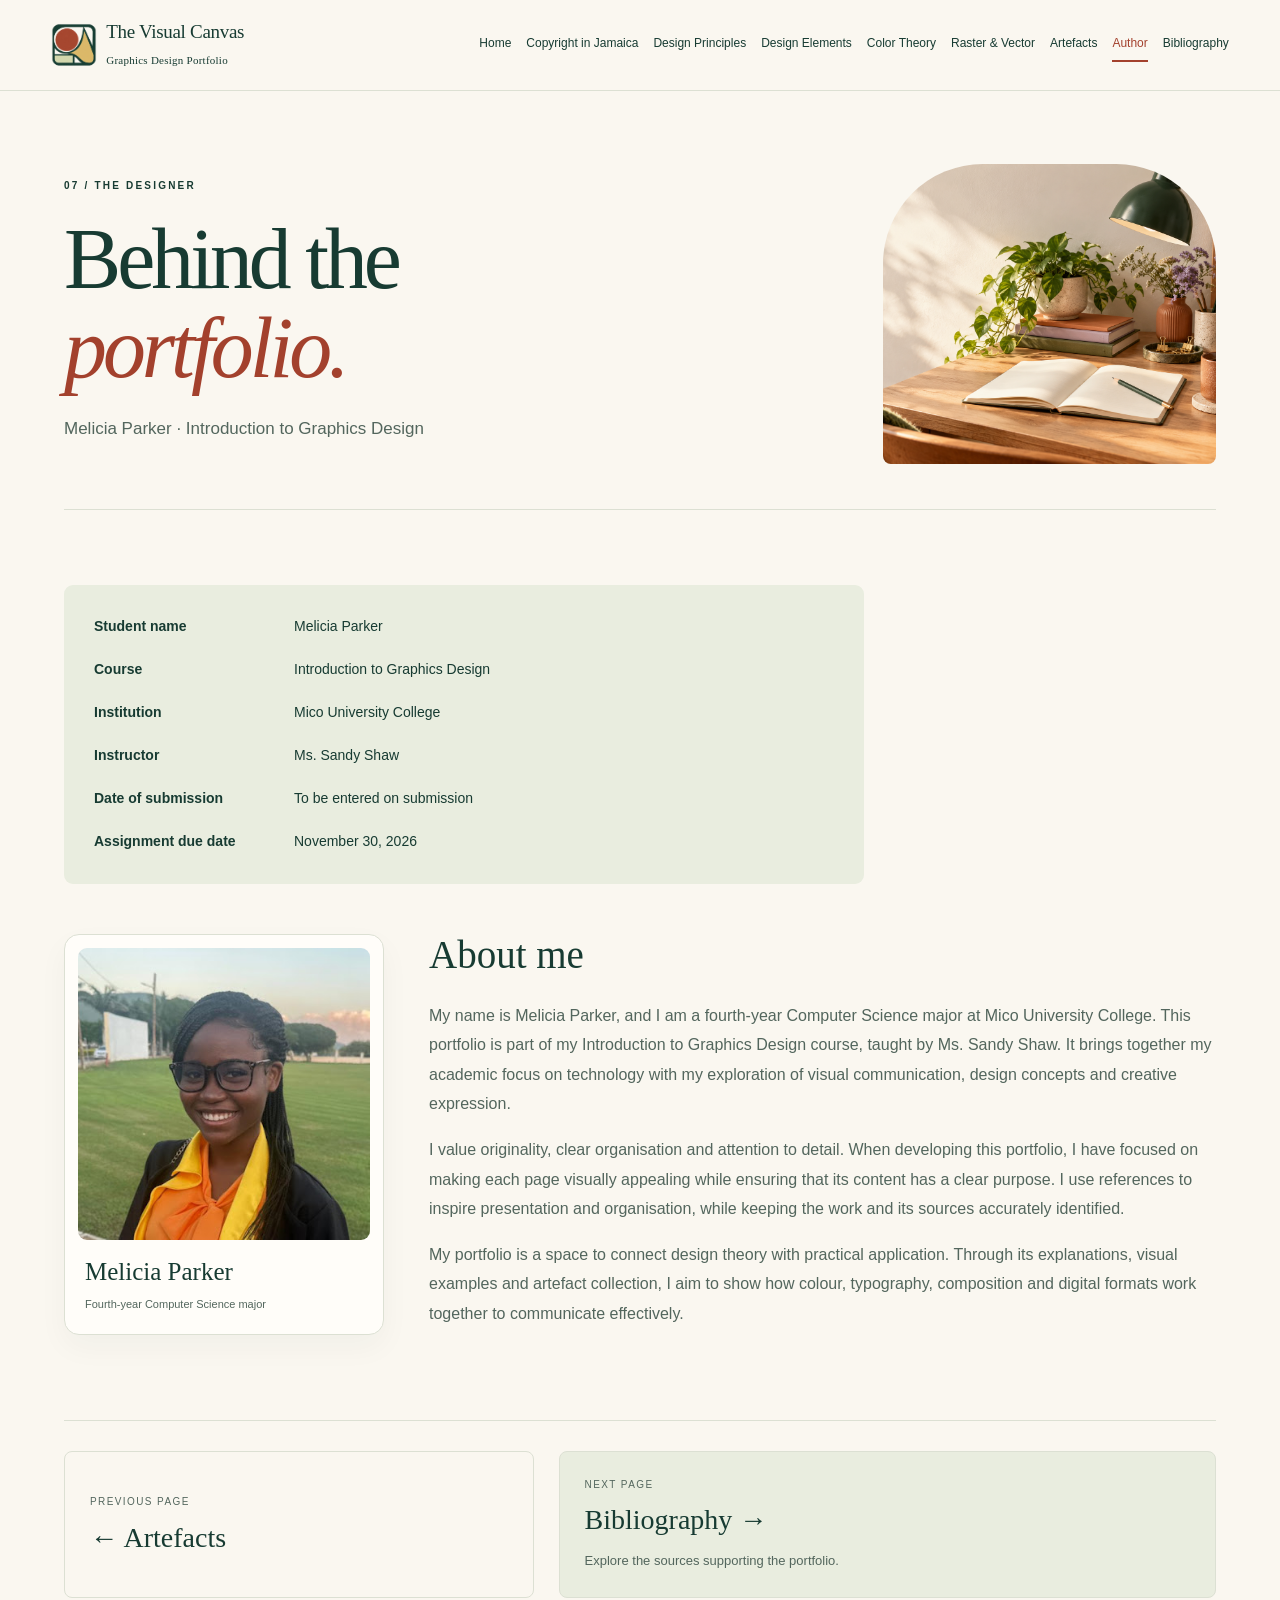
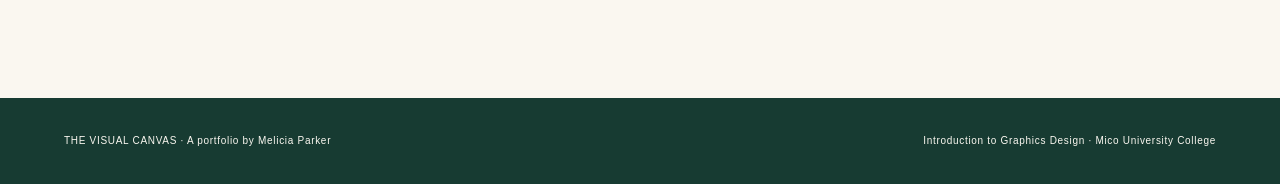
<file: portfolio/author.html>
<!doctype html><html lang="en"><head><meta charset="utf-8"><meta name="viewport" content="width=device-width, initial-scale=1"><meta name="description" content="Graphics design portfolio exploring theory and practical coursework."><title>Author · The Visual Canvas</title><link rel="icon" type="image/png" href="./assets/visual-canvas-logo.png"><link rel="stylesheet" href="./assets/style.css?v=20261114-presentation"><script src="./assets/app.js?v=20261114-presentation" defer></script></head><body class="page-author"><a class="skip" href="#main">Skip to content</a><header><a class="brand" href="index.html" aria-label="The Visual Canvas home"><span class="brand-mark" aria-hidden="true"><img src="./assets/visual-canvas-logo.png" alt="" width="64" height="64"></span><span class="brand-wordmark"><strong>The Visual Canvas</strong>
<span>Graphics Design Portfolio</span></span></a><button class="menu" aria-controls="navigation" aria-expanded="false">Menu</button><nav id="navigation" aria-label="Main navigation"><a href="index.html">Home</a><a href="copyright.html">Copyright in Jamaica</a><a href="principles.html">Design Principles</a><a href="elements.html">Design Elements</a><a href="color.html">Color Theory</a><a href="raster-vector.html">Raster & Vector</a><a href="artefacts.html">Artefacts</a><a href="author.html" aria-current="page">Author</a><a href="bibliography.html">Bibliography</a></nav></header><main id="main"><section class="page-heading"><div class="page-heading-copy"><p class="eyebrow">07 / THE DESIGNER</p><h1>Behind the<br><em>portfolio.</em></h1><p class="lede">Melicia Parker · Introduction to Graphics Design</p></div><figure class="page-photo"><img src="assets/banners/author.png" alt="Illustrative workspace with notebook, lamp and plant." width="1672" height="941" decoding="async"></figure></section><section class="intro"><dl><dt>Student name</dt><dd>Melicia Parker</dd><dt>Course</dt><dd>Introduction to Graphics Design</dd><dt>Institution</dt><dd>Mico University College</dd><dt>Instructor</dt><dd>Ms. Sandy Shaw</dd><dt>Date of submission</dt><dd>To be entered on submission</dd><dt>Assignment due date</dt><dd>November 30, 2026</dd></dl><div class="author-biography"><figure class="author-portrait"><img src="./assets/professional%20headshot.jpg" alt="Melicia Parker" width="360" height="360" loading="lazy" decoding="async"><figcaption><strong>Melicia Parker</strong><span>Fourth-year Computer Science major</span></figcaption></figure><div class="author-bio-copy"><h2>About me</h2><p>My name is Melicia Parker, and I am a fourth-year Computer Science major at Mico University College. This portfolio is part of my Introduction to Graphics Design course, taught by Ms. Sandy Shaw. It brings together my academic focus on technology with my exploration of visual communication, design concepts and creative expression.</p><p>I value originality, clear organisation and attention to detail. When developing this portfolio, I have focused on making each page visually appealing while ensuring that its content has a clear purpose. I use references to inspire presentation and organisation, while keeping the work and its sources accurately identified.</p><p>My portfolio is a space to connect design theory with practical application. Through its explanations, visual examples and artefact collection, I aim to show how colour, typography, composition and digital formats work together to communicate effectively.</p></div></div></section><nav class="page-journey" aria-label="Page navigation"><a class="journey-back" href="artefacts.html"><span>Previous page</span><strong>&larr; Artefacts</strong></a><a class="journey-next" href="bibliography.html"><span>Next page</span><strong>Bibliography &rarr;</strong><p>Explore the sources supporting the portfolio.</p></a></nav></main><footer><span>THE VISUAL CANVAS · A portfolio by Melicia Parker</span><span>Introduction to Graphics Design · Mico University College</span></footer></body></html>
</file>
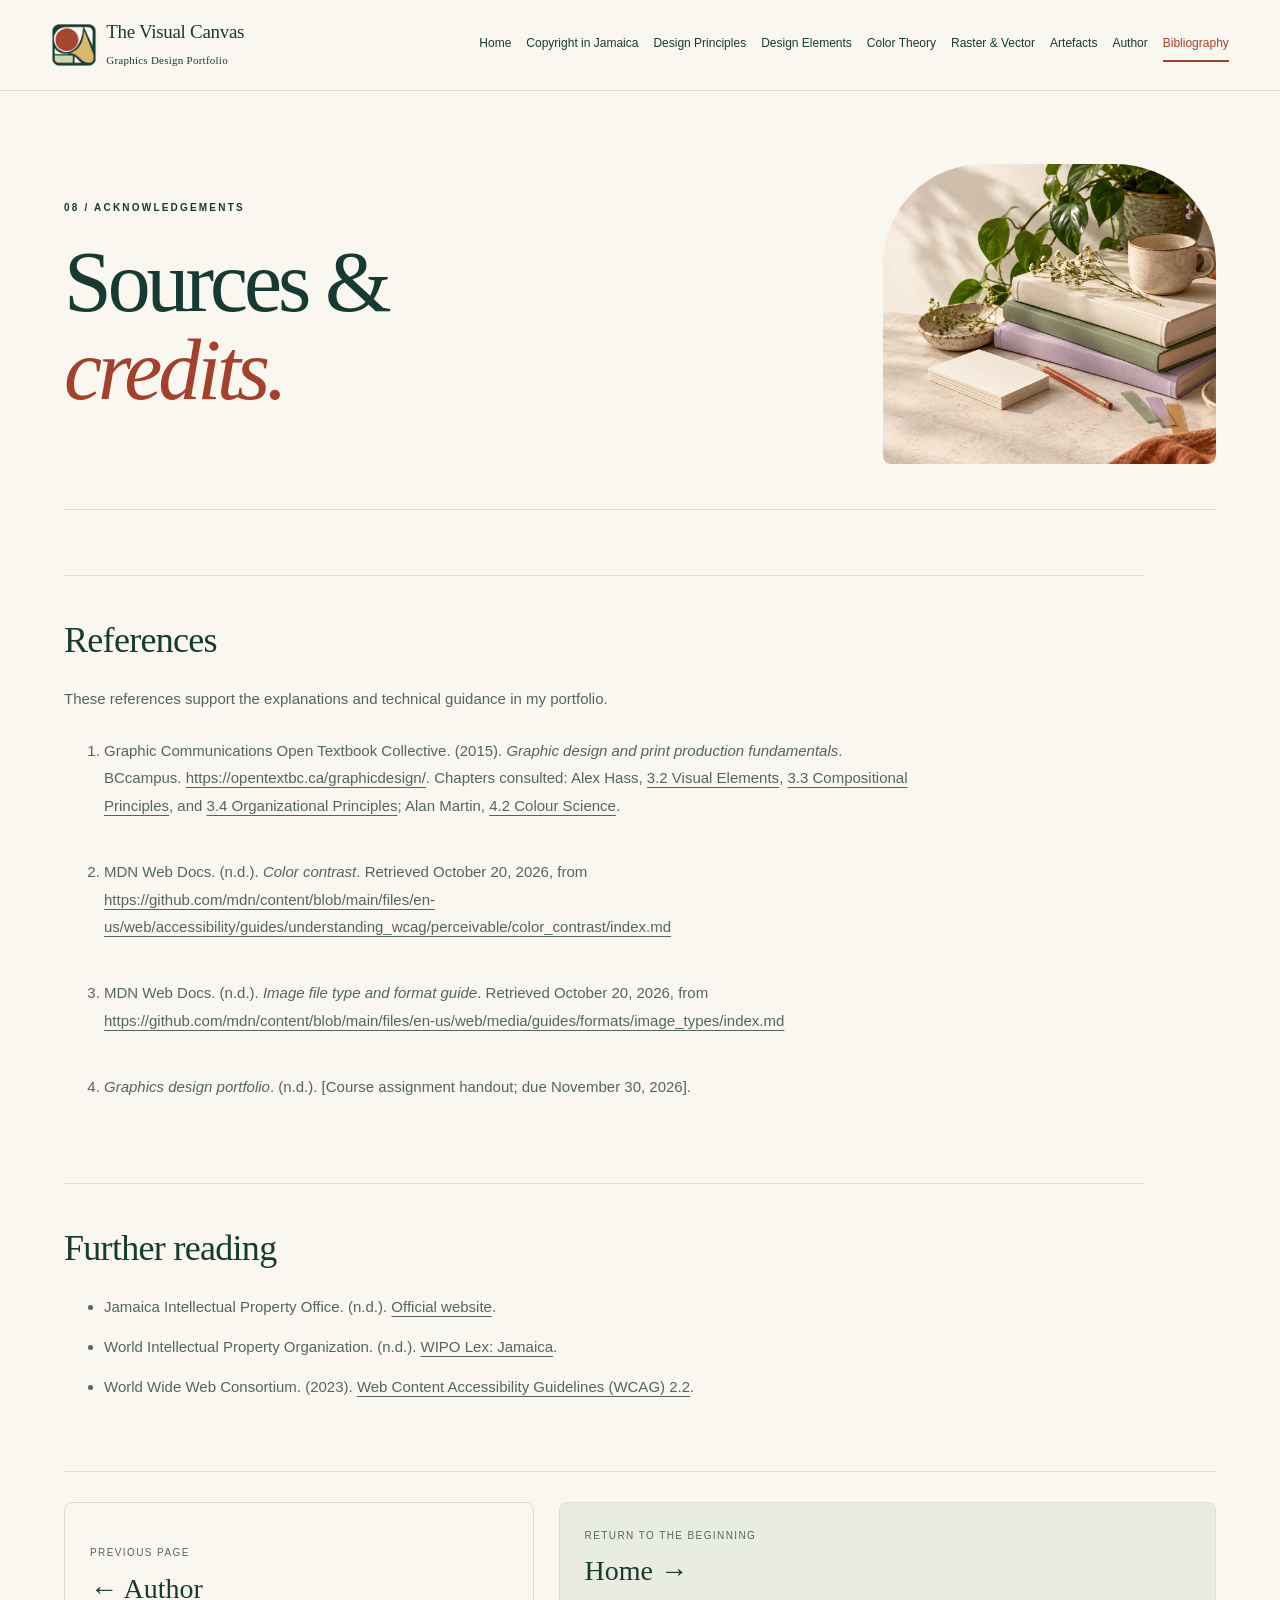
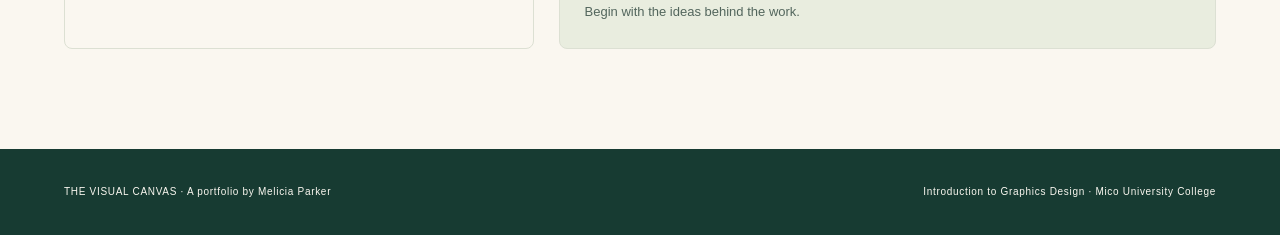
<file: portfolio/bibliography.html>
<!doctype html><html lang="en"><head><meta charset="utf-8"><meta name="viewport" content="width=device-width, initial-scale=1"><meta name="description" content="Graphics design portfolio exploring theory and practical coursework."><title>Bibliography · The Visual Canvas</title><link rel="icon" type="image/png" href="./assets/visual-canvas-logo.png"><link rel="stylesheet" href="./assets/style.css?v=20261114-presentation"><script src="./assets/app.js?v=20261114-presentation" defer></script></head><body class="page-bibliography"><a class="skip" href="#main">Skip to content</a><header><a class="brand" href="index.html" aria-label="The Visual Canvas home"><span class="brand-mark" aria-hidden="true"><img src="./assets/visual-canvas-logo.png" alt="" width="64" height="64"></span><span class="brand-wordmark"><strong>The Visual Canvas</strong>
<span>Graphics Design Portfolio</span></span></a><button class="menu" aria-controls="navigation" aria-expanded="false">Menu</button><nav id="navigation" aria-label="Main navigation"><a href="index.html">Home</a><a href="copyright.html">Copyright in Jamaica</a><a href="principles.html">Design Principles</a><a href="elements.html">Design Elements</a><a href="color.html">Color Theory</a><a href="raster-vector.html">Raster & Vector</a><a href="artefacts.html">Artefacts</a><a href="author.html">Author</a><a href="bibliography.html" aria-current="page">Bibliography</a></nav></header><main id="main"><section class="page-heading"><div class="page-heading-copy"><p class="eyebrow">08 / ACKNOWLEDGEMENTS</p><h1>Sources &<br><em>credits.</em></h1></div><figure class="page-photo"><img src="assets/banners/bibliography.png" alt="Plain books, index cards and bookmarks arranged for research." width="1672" height="941" decoding="async"></figure></section><section class="learning-section"><h2>References</h2><p>These references support the explanations and technical guidance in my portfolio.</p><ol class="references"><li id="design-textbook">Graphic Communications Open Textbook Collective. (2015). <cite>Graphic design and print production fundamentals</cite>. BCcampus. <a href="https://opentextbc.ca/graphicdesign/">https://opentextbc.ca/graphicdesign/</a>. Chapters consulted: Alex Hass, <a href="https://opentextbc.ca/graphicdesign/chapter/3-2-visual-elements-basic-things-that-can-be-seen/">3.2 Visual Elements</a>, <a href="https://opentextbc.ca/graphicdesign/chapter/3-3-compositional-principles-strategies-for-arranging-things-better/">3.3 Compositional Principles</a>, and <a href="https://opentextbc.ca/graphicdesign/chapter/3-3-organizational-principles/">3.4 Organizational Principles</a>; Alan Martin, <a href="https://opentextbc.ca/graphicdesign/chapter/colour-science/">4.2 Colour Science</a>.</li><li id="mdn-contrast">MDN Web Docs. (n.d.). <cite>Color contrast</cite>. Retrieved October 20, 2026, from <a href="https://github.com/mdn/content/blob/main/files/en-us/web/accessibility/guides/understanding_wcag/perceivable/color_contrast/index.md">https://github.com/mdn/content/blob/main/files/en-us/web/accessibility/guides/understanding_wcag/perceivable/color_contrast/index.md</a></li><li id="mdn-formats">MDN Web Docs. (n.d.). <cite>Image file type and format guide</cite>. Retrieved October 20, 2026, from <a href="https://github.com/mdn/content/blob/main/files/en-us/web/media/guides/formats/image_types/index.md">https://github.com/mdn/content/blob/main/files/en-us/web/media/guides/formats/image_types/index.md</a></li><li><cite>Graphics design portfolio</cite>. (n.d.). [Course assignment handout; due November 30, 2026].</li></ol></section><section class="learning-section"><h2>Further reading</h2><ul><li>Jamaica Intellectual Property Office. (n.d.). <a href="https://www.jipo.gov.jm/">Official website</a>.</li><li>World Intellectual Property Organization. (n.d.). <a href="https://www.wipo.int/wipolex/en/legislation/members/profile/JM">WIPO Lex: Jamaica</a>.</li><li>World Wide Web Consortium. (2023). <a href="https://www.w3.org/TR/WCAG22/">Web Content Accessibility Guidelines (WCAG) 2.2</a>.</li></ul></section><nav class="page-journey" aria-label="Page navigation"><a class="journey-back" href="author.html"><span>Previous page</span><strong>&larr; Author</strong></a><a class="journey-next" href="index.html"><span>Return to the beginning</span><strong>Home &rarr;</strong><p>Begin with the ideas behind the work.</p></a></nav></main><footer><span>THE VISUAL CANVAS · A portfolio by Melicia Parker</span><span>Introduction to Graphics Design · Mico University College</span></footer></body></html>
</file>
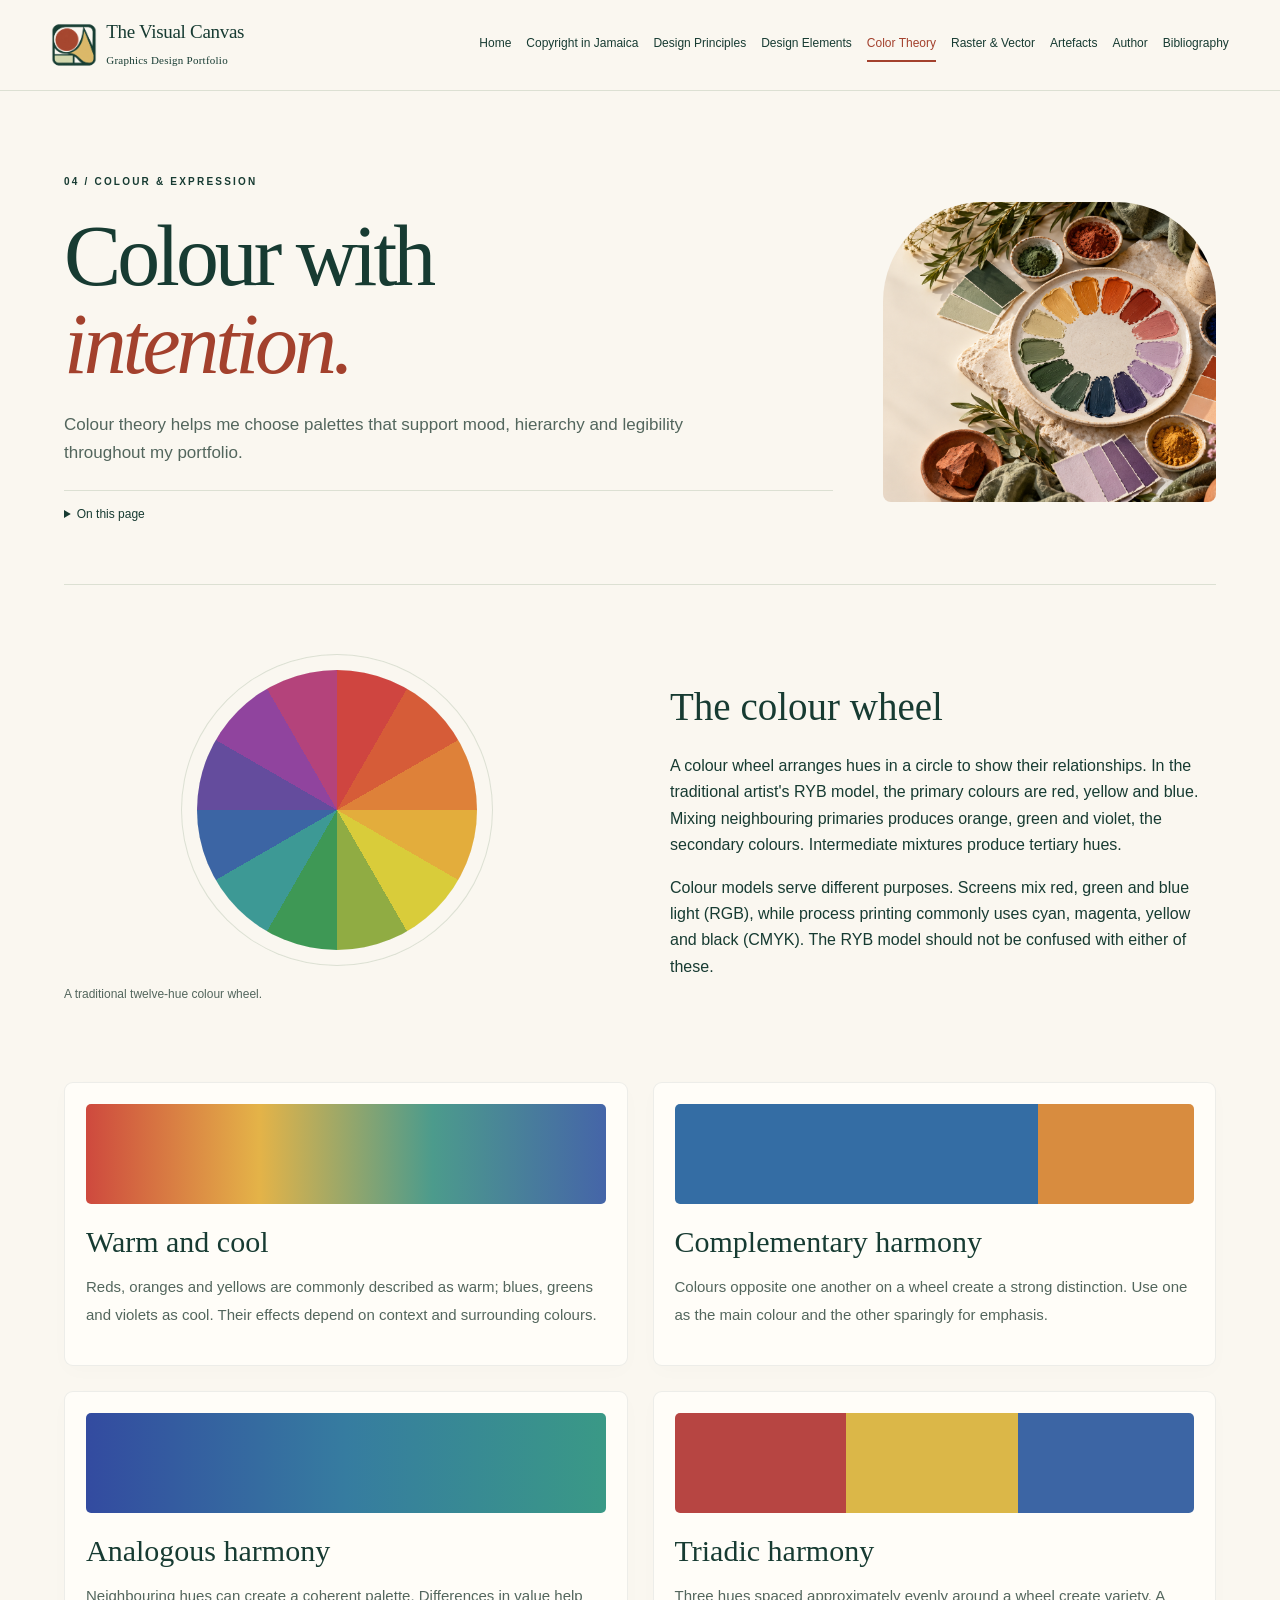
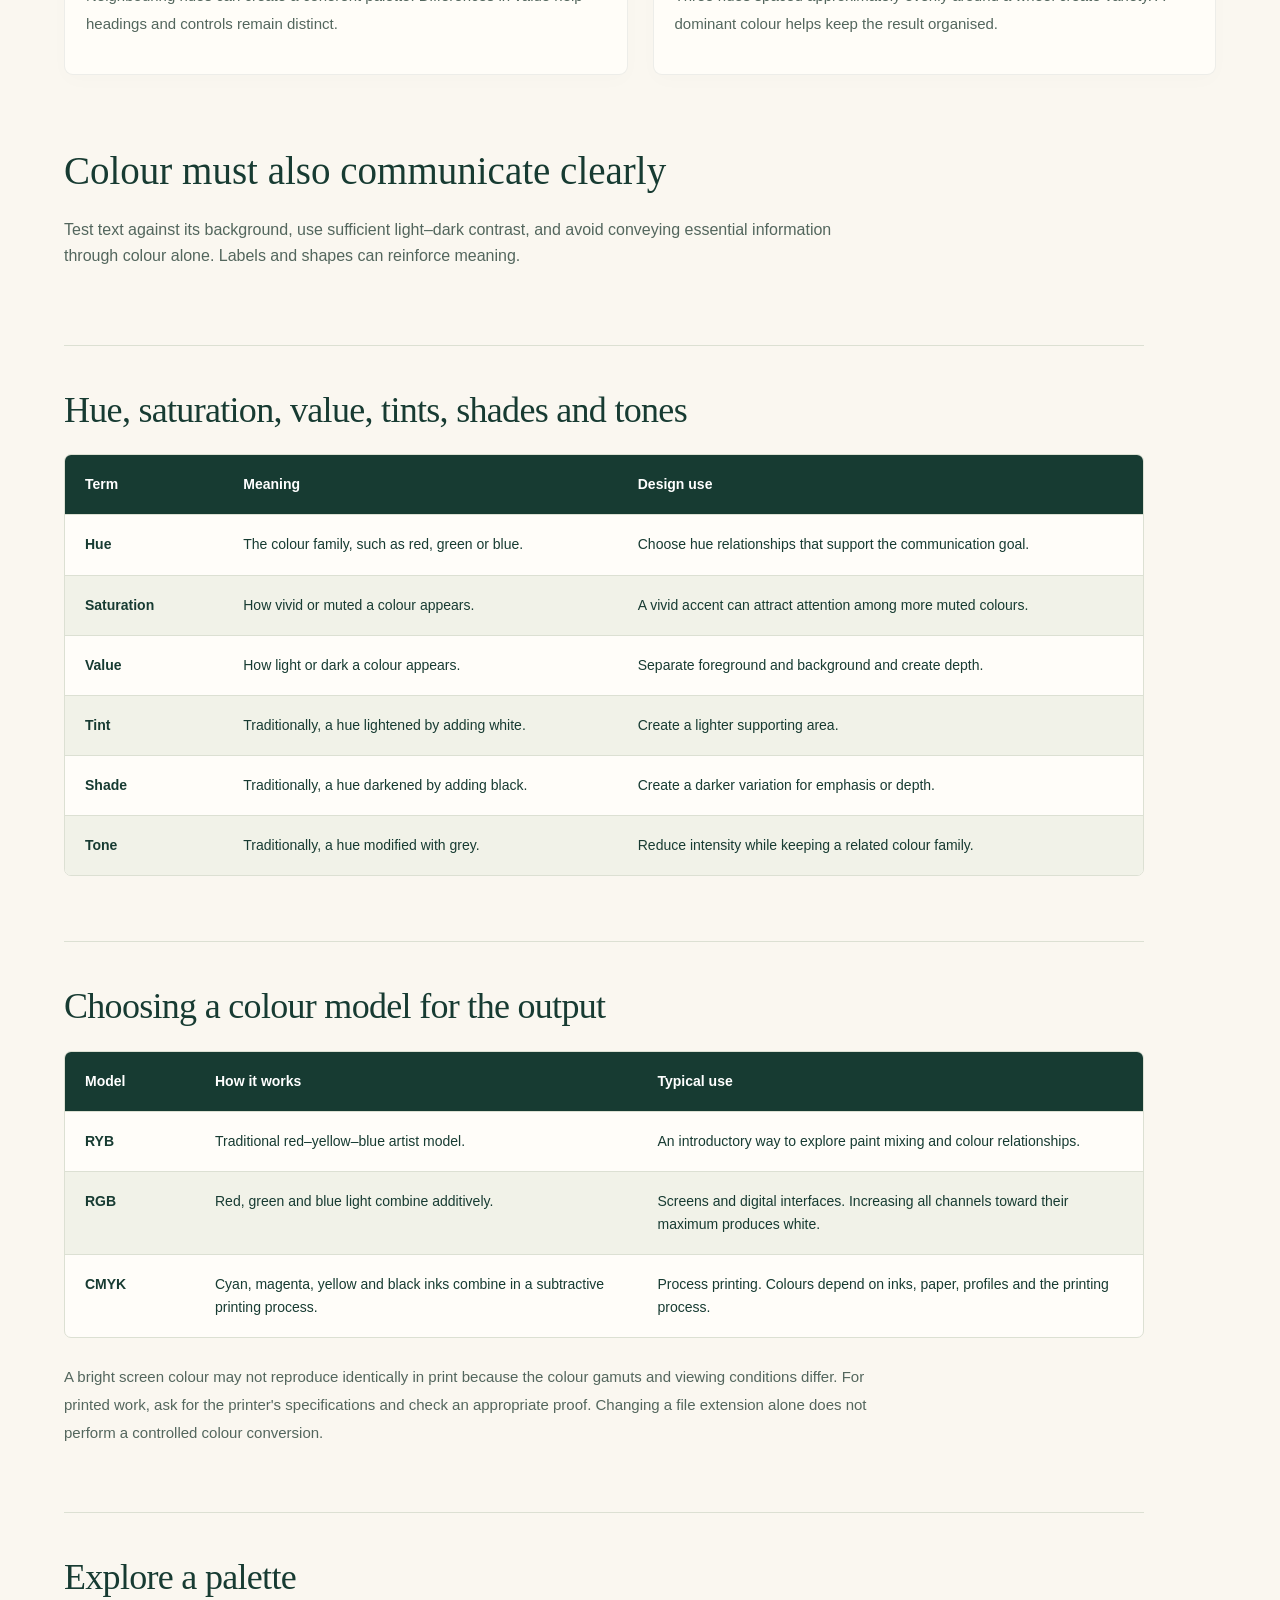
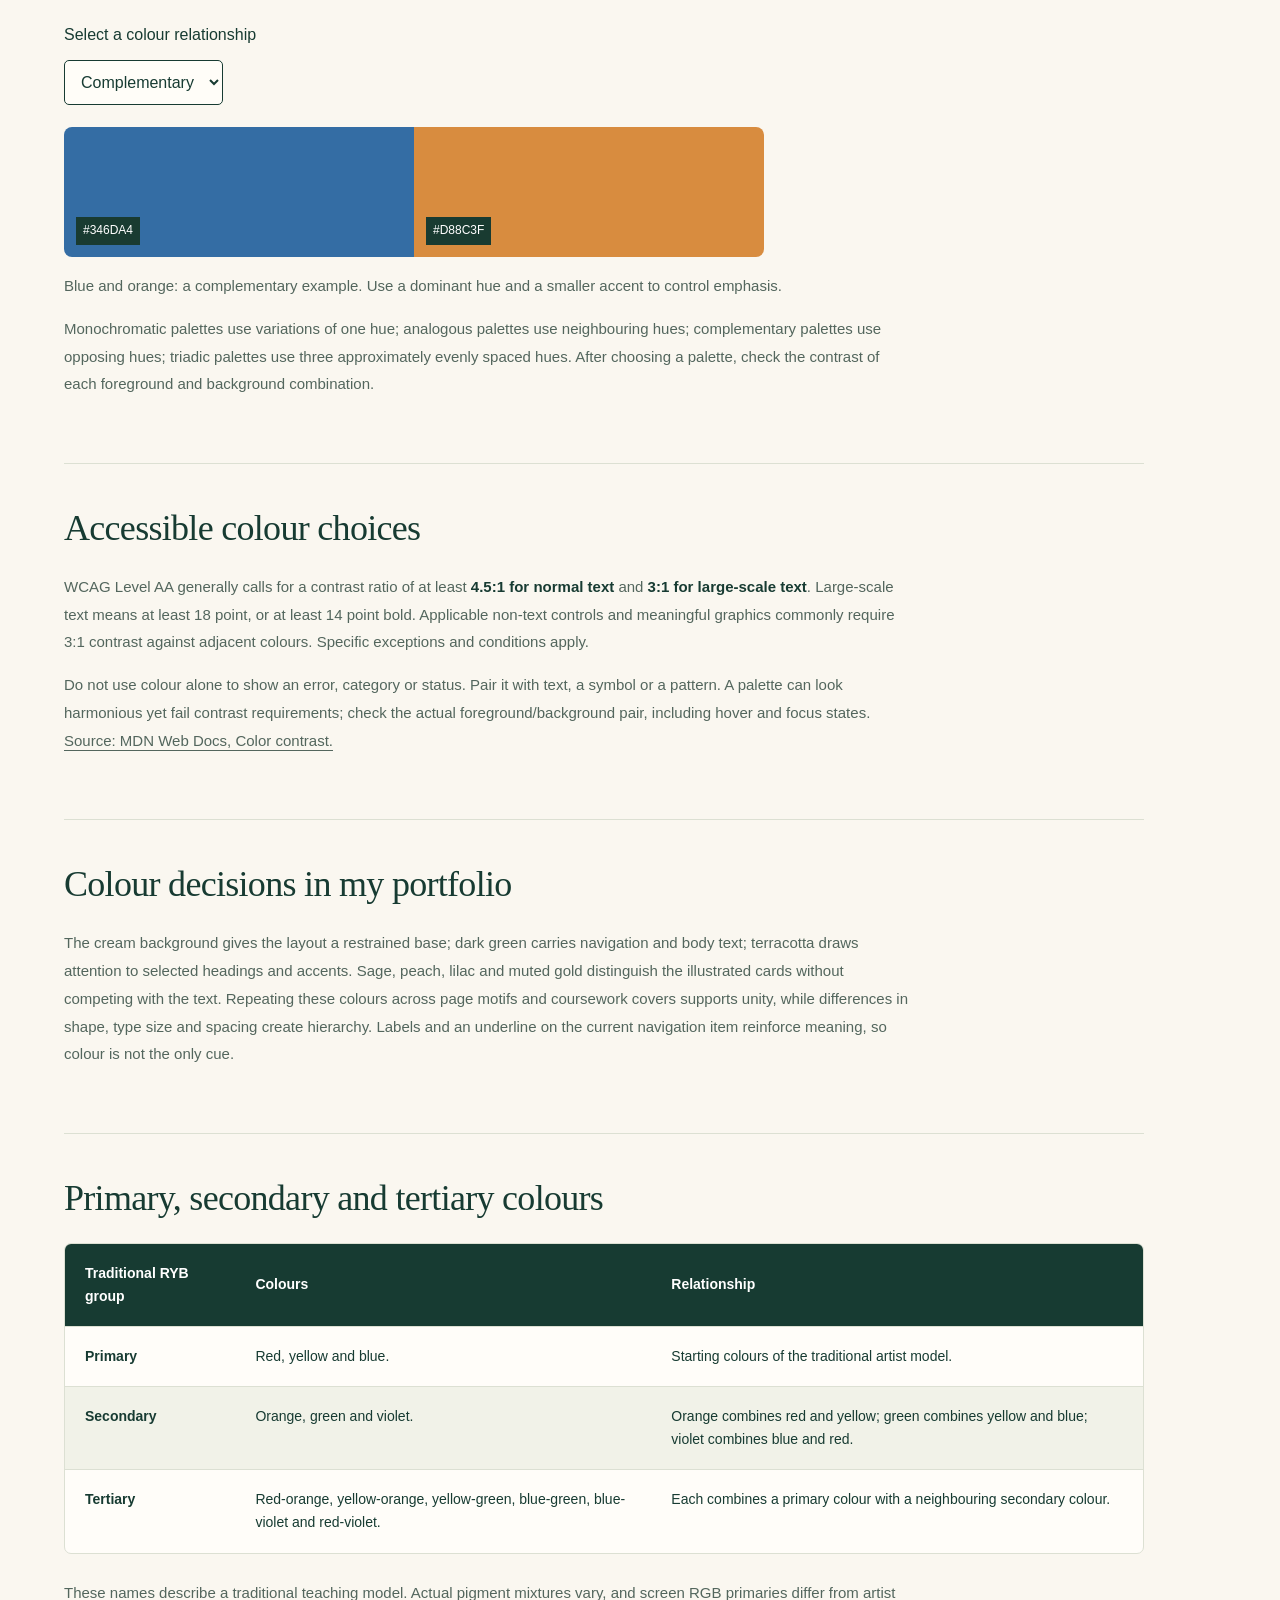
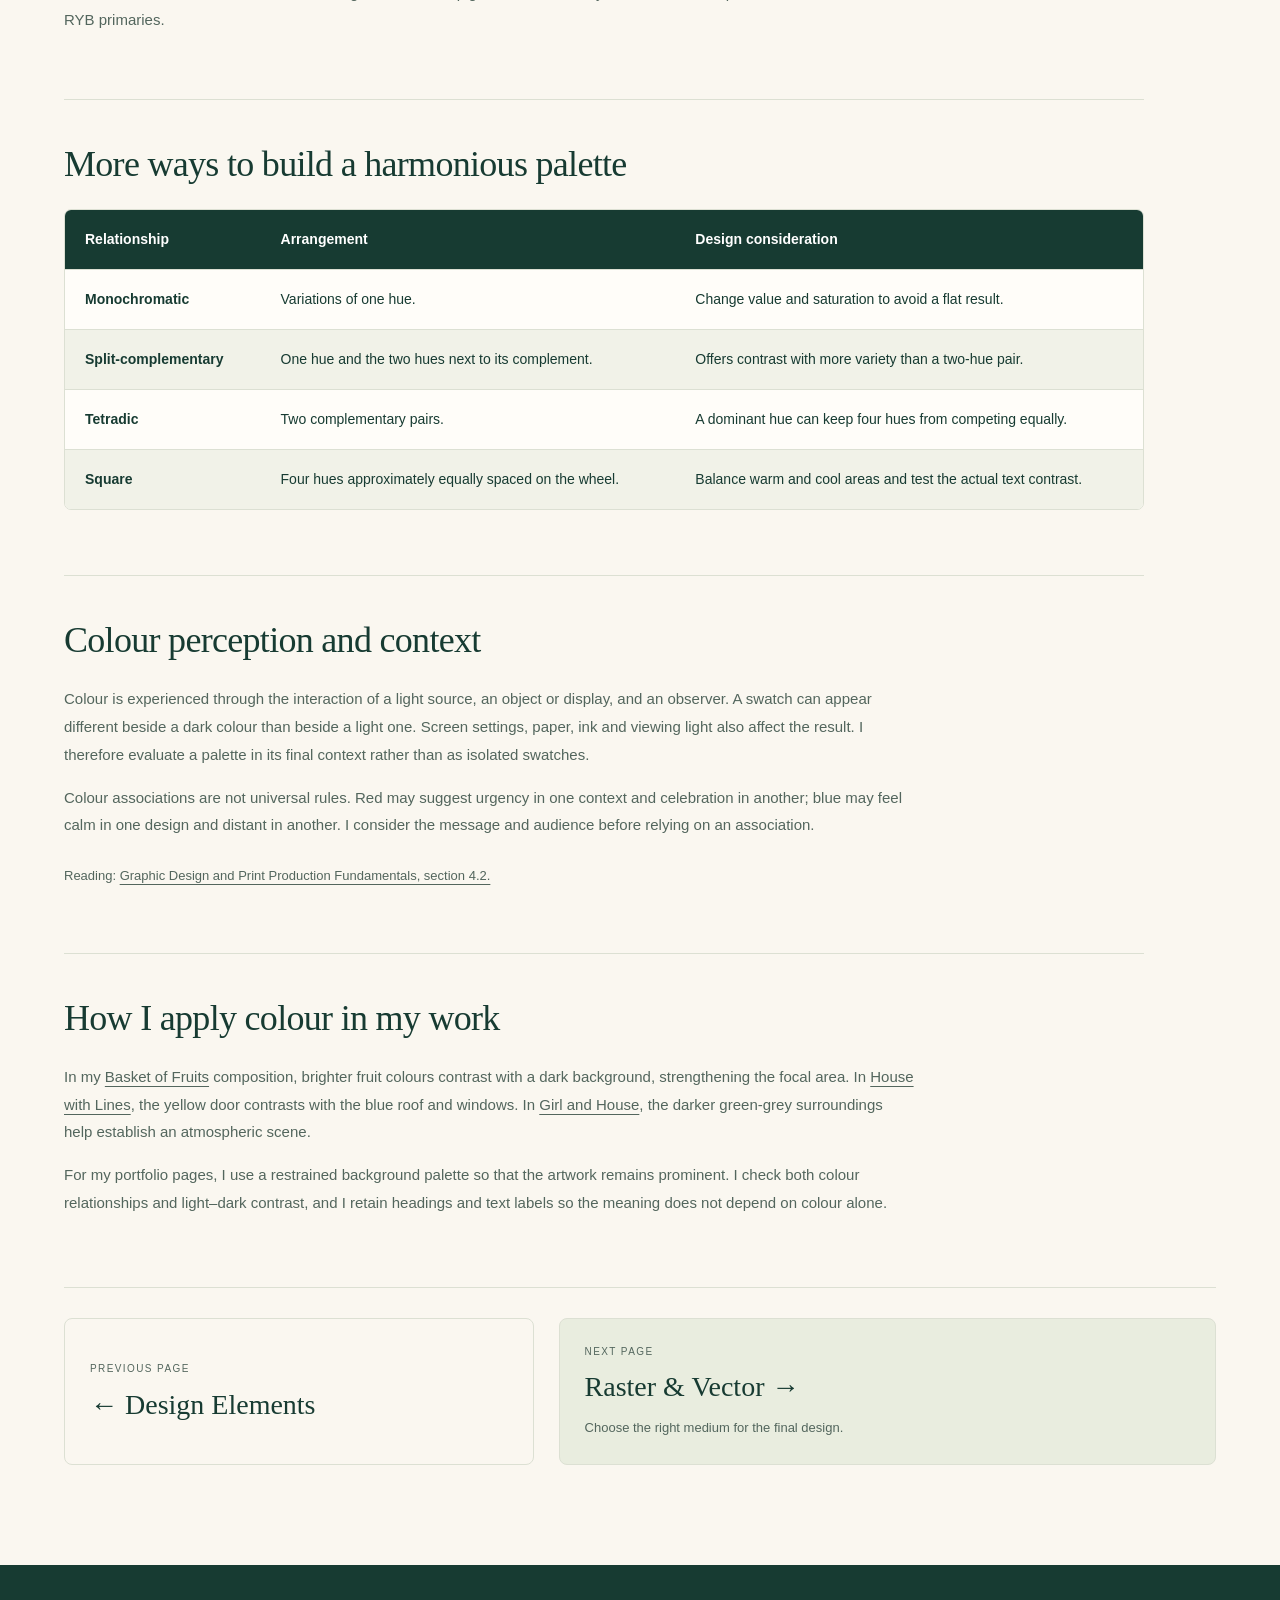
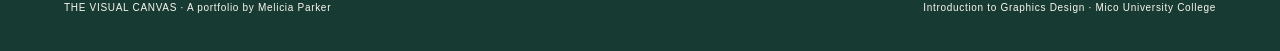
<file: portfolio/color.html>
<!doctype html><html lang="en"><head><meta charset="utf-8"><meta name="viewport" content="width=device-width, initial-scale=1"><meta name="description" content="Graphics design portfolio exploring theory and practical coursework."><title>Color Theory · The Visual Canvas</title><link rel="icon" type="image/png" href="./assets/visual-canvas-logo.png"><link rel="stylesheet" href="./assets/style.css?v=20261114-presentation"><script src="./assets/app.js?v=20261114-presentation" defer></script></head><body class="page-color"><a class="skip" href="#main">Skip to content</a><header><a class="brand" href="index.html" aria-label="The Visual Canvas home"><span class="brand-mark" aria-hidden="true"><img src="./assets/visual-canvas-logo.png" alt="" width="64" height="64"></span><span class="brand-wordmark"><strong>The Visual Canvas</strong>
<span>Graphics Design Portfolio</span></span></a><button class="menu" aria-controls="navigation" aria-expanded="false">Menu</button><nav id="navigation" aria-label="Main navigation"><a href="index.html">Home</a><a href="copyright.html">Copyright in Jamaica</a><a href="principles.html">Design Principles</a><a href="elements.html">Design Elements</a><a href="color.html" aria-current="page">Color Theory</a><a href="raster-vector.html">Raster & Vector</a><a href="artefacts.html">Artefacts</a><a href="author.html">Author</a><a href="bibliography.html">Bibliography</a></nav></header><main id="main"><section class="page-heading"><div class="page-heading-copy"><p class="eyebrow">04 / COLOUR & EXPRESSION</p><h1>Colour with<br><em>intention.</em></h1><p class="lede">Colour theory helps me choose palettes that support mood, hierarchy and legibility throughout my portfolio.</p></div><figure class="page-photo"><img src="assets/banners/colour.png" alt="Paint swatches, pigments and coordinated colour cards." width="1672" height="941" decoding="async"></figure></section><div class="split"><div><div class="wheel" role="img" aria-label="Traditional colour wheel with twelve hues"></div><p class="caption">A traditional twelve-hue colour wheel.</p></div><section><h2>The colour wheel</h2><p>A colour wheel arranges hues in a circle to show their relationships. In the traditional artist's RYB model, the primary colours are red, yellow and blue. Mixing neighbouring primaries produces orange, green and violet, the secondary colours. Intermediate mixtures produce tertiary hues.</p><p>Colour models serve different purposes. Screens mix red, green and blue light (RGB), while process printing commonly uses cyan, magenta, yellow and black (CMYK). The RYB model should not be confused with either of these.</p></section></div><div class="grid"><article class="card"><div class="swatch" style="background:linear-gradient(90deg,#ce493e,#e4b348,#4c9b8c,#4565a8)"></div><h3>Warm and cool</h3><p>Reds, oranges and yellows are commonly described as warm; blues, greens and violets as cool. Their effects depend on context and surrounding colours.</p></article><article class="card"><div class="swatch" style="background:linear-gradient(90deg,#346da4 70%,#d88c3f 70%)"></div><h3>Complementary harmony</h3><p>Colours opposite one another on a wheel create a strong distinction. Use one as the main colour and the other sparingly for emphasis.</p></article><article class="card"><div class="swatch" style="background:linear-gradient(90deg,#334ba0,#367ca0,#3a9986)"></div><h3>Analogous harmony</h3><p>Neighbouring hues can create a coherent palette. Differences in value help headings and controls remain distinct.</p></article><article class="card"><div class="swatch" style="background:linear-gradient(90deg,#b74542 33%,#dbb748 33%,#dbb748 66%,#3c65a4 66%)"></div><h3>Triadic harmony</h3><p>Three hues spaced approximately evenly around a wheel create variety. A dominant colour helps keep the result organised.</p></article></div><section class="intro"><h2>Colour must also communicate clearly</h2><p>Test text against its background, use sufficient light–dark contrast, and avoid conveying essential information through colour alone. Labels and shapes can reinforce meaning.</p></section><section class="learning-section"><h2>Hue, saturation, value, tints, shades and tones</h2><div class="table-wrap"><table><thead><tr><th scope="col">Term</th><th scope="col">Meaning</th><th scope="col">Design use</th></tr></thead><tbody><tr><td>Hue</td><td>The colour family, such as red, green or blue.</td><td>Choose hue relationships that support the communication goal.</td></tr><tr><td>Saturation</td><td>How vivid or muted a colour appears.</td><td>A vivid accent can attract attention among more muted colours.</td></tr><tr><td>Value</td><td>How light or dark a colour appears.</td><td>Separate foreground and background and create depth.</td></tr><tr><td>Tint</td><td>Traditionally, a hue lightened by adding white.</td><td>Create a lighter supporting area.</td></tr><tr><td>Shade</td><td>Traditionally, a hue darkened by adding black.</td><td>Create a darker variation for emphasis or depth.</td></tr><tr><td>Tone</td><td>Traditionally, a hue modified with grey.</td><td>Reduce intensity while keeping a related colour family.</td></tr></tbody></table></div></section><section class="learning-section"><h2>Choosing a colour model for the output</h2><div class="table-wrap"><table><thead><tr><th scope="col">Model</th><th scope="col">How it works</th><th scope="col">Typical use</th></tr></thead><tbody><tr><td>RYB</td><td>Traditional red–yellow–blue artist model.</td><td>An introductory way to explore paint mixing and colour relationships.</td></tr><tr><td>RGB</td><td>Red, green and blue light combine additively.</td><td>Screens and digital interfaces. Increasing all channels toward their maximum produces white.</td></tr><tr><td>CMYK</td><td>Cyan, magenta, yellow and black inks combine in a subtractive printing process.</td><td>Process printing. Colours depend on inks, paper, profiles and the printing process.</td></tr></tbody></table></div><p>A bright screen colour may not reproduce identically in print because the colour gamuts and viewing conditions differ. For printed work, ask for the printer's specifications and check an appropriate proof. Changing a file extension alone does not perform a controlled colour conversion.</p></section><section class="learning-section"><h2>Explore a palette</h2><label for="palette-choice">Select a colour relationship</label><select id="palette-choice"><option value="complementary">Complementary</option><option value="analogous">Analogous</option><option value="triadic">Triadic</option><option value="monochromatic">Monochromatic</option></select><div id="palette-preview" class="palette-preview" aria-label="Selected palette"></div><p id="palette-description" aria-live="polite"></p><p>Monochromatic palettes use variations of one hue; analogous palettes use neighbouring hues; complementary palettes use opposing hues; triadic palettes use three approximately evenly spaced hues. After choosing a palette, check the contrast of each foreground and background combination.</p></section><section class="learning-section"><h2>Accessible colour choices</h2><p>WCAG Level AA generally calls for a contrast ratio of at least <strong>4.5:1 for normal text</strong> and <strong>3:1 for large-scale text</strong>. Large-scale text means at least 18 point, or at least 14 point bold. Applicable non-text controls and meaningful graphics commonly require 3:1 contrast against adjacent colours. Specific exceptions and conditions apply.</p><p>Do not use colour alone to show an error, category or status. Pair it with text, a symbol or a pattern. A palette can look harmonious yet fail contrast requirements; check the actual foreground/background pair, including hover and focus states. <a href="bibliography.html#mdn-contrast">Source: MDN Web Docs, Color contrast.</a></p></section><section class="learning-section"><h2>Colour decisions in my portfolio</h2><p>The cream background gives the layout a restrained base; dark green carries navigation and body text; terracotta draws attention to selected headings and accents. Sage, peach, lilac and muted gold distinguish the illustrated cards without competing with the text. Repeating these colours across page motifs and coursework covers supports unity, while differences in shape, type size and spacing create hierarchy. Labels and an underline on the current navigation item reinforce meaning, so colour is not the only cue.</p></section><section class="learning-section"><h2>Primary, secondary and tertiary colours</h2><div class="table-wrap"><table><thead><tr><th scope="col">Traditional RYB group</th><th scope="col">Colours</th><th scope="col">Relationship</th></tr></thead><tbody><tr><td>Primary</td><td>Red, yellow and blue.</td><td>Starting colours of the traditional artist model.</td></tr><tr><td>Secondary</td><td>Orange, green and violet.</td><td>Orange combines red and yellow; green combines yellow and blue; violet combines blue and red.</td></tr><tr><td>Tertiary</td><td>Red-orange, yellow-orange, yellow-green, blue-green, blue-violet and red-violet.</td><td>Each combines a primary colour with a neighbouring secondary colour.</td></tr></tbody></table></div><p>These names describe a traditional teaching model. Actual pigment mixtures vary, and screen RGB primaries differ from artist RYB primaries.</p></section><section class="learning-section"><h2>More ways to build a harmonious palette</h2><div class="table-wrap"><table><thead><tr><th scope="col">Relationship</th><th scope="col">Arrangement</th><th scope="col">Design consideration</th></tr></thead><tbody><tr><td>Monochromatic</td><td>Variations of one hue.</td><td>Change value and saturation to avoid a flat result.</td></tr><tr><td>Split-complementary</td><td>One hue and the two hues next to its complement.</td><td>Offers contrast with more variety than a two-hue pair.</td></tr><tr><td>Tetradic</td><td>Two complementary pairs.</td><td>A dominant hue can keep four hues from competing equally.</td></tr><tr><td>Square</td><td>Four hues approximately equally spaced on the wheel.</td><td>Balance warm and cool areas and test the actual text contrast.</td></tr></tbody></table></div></section><section class="learning-section"><h2>Colour perception and context</h2><p>Colour is experienced through the interaction of a light source, an object or display, and an observer. A swatch can appear different beside a dark colour than beside a light one. Screen settings, paper, ink and viewing light also affect the result. I therefore evaluate a palette in its final context rather than as isolated swatches.</p><p>Colour associations are not universal rules. Red may suggest urgency in one context and celebration in another; blue may feel calm in one design and distant in another. I consider the message and audience before relying on an association.</p><p class="source-note">Reading: <a href="bibliography.html#design-textbook">Graphic Design and Print Production Fundamentals, section 4.2.</a></p></section><section class="learning-section"><h2>How I apply colour in my work</h2><p>In my <a href="artefacts.html#basket-of-fruits">Basket of Fruits</a> composition, brighter fruit colours contrast with a dark background, strengthening the focal area. In <a href="artefacts.html#house-with-lines">House with Lines</a>, the yellow door contrasts with the blue roof and windows. In <a href="artefacts.html#girl-and-house">Girl and House</a>, the darker green-grey surroundings help establish an atmospheric scene.</p><p>For my portfolio pages, I use a restrained background palette so that the artwork remains prominent. I check both colour relationships and light–dark contrast, and I retain headings and text labels so the meaning does not depend on colour alone.</p></section><nav class="page-journey" aria-label="Page navigation"><a class="journey-back" href="elements.html"><span>Previous page</span><strong>&larr; Design Elements</strong></a><a class="journey-next" href="raster-vector.html"><span>Next page</span><strong>Raster & Vector &rarr;</strong><p>Choose the right medium for the final design.</p></a></nav></main><footer><span>THE VISUAL CANVAS · A portfolio by Melicia Parker</span><span>Introduction to Graphics Design · Mico University College</span></footer></body></html>
</file>
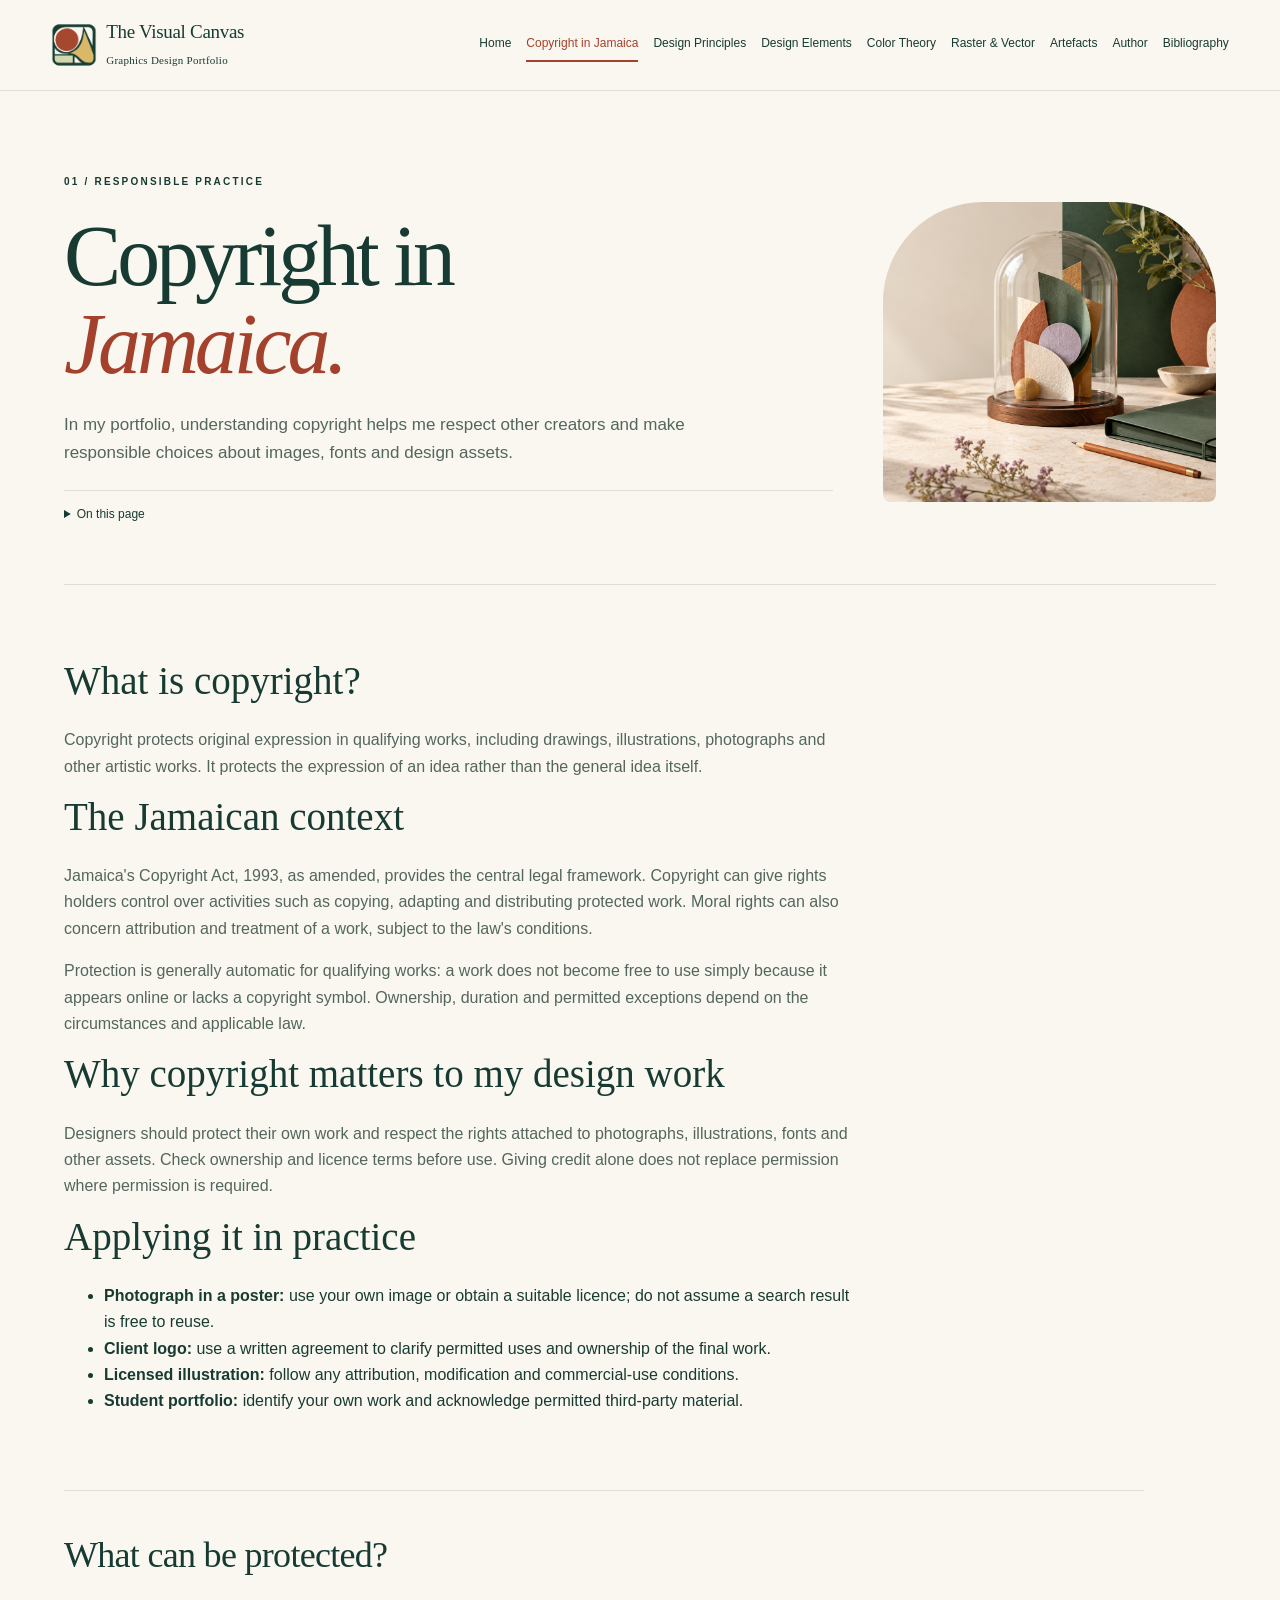
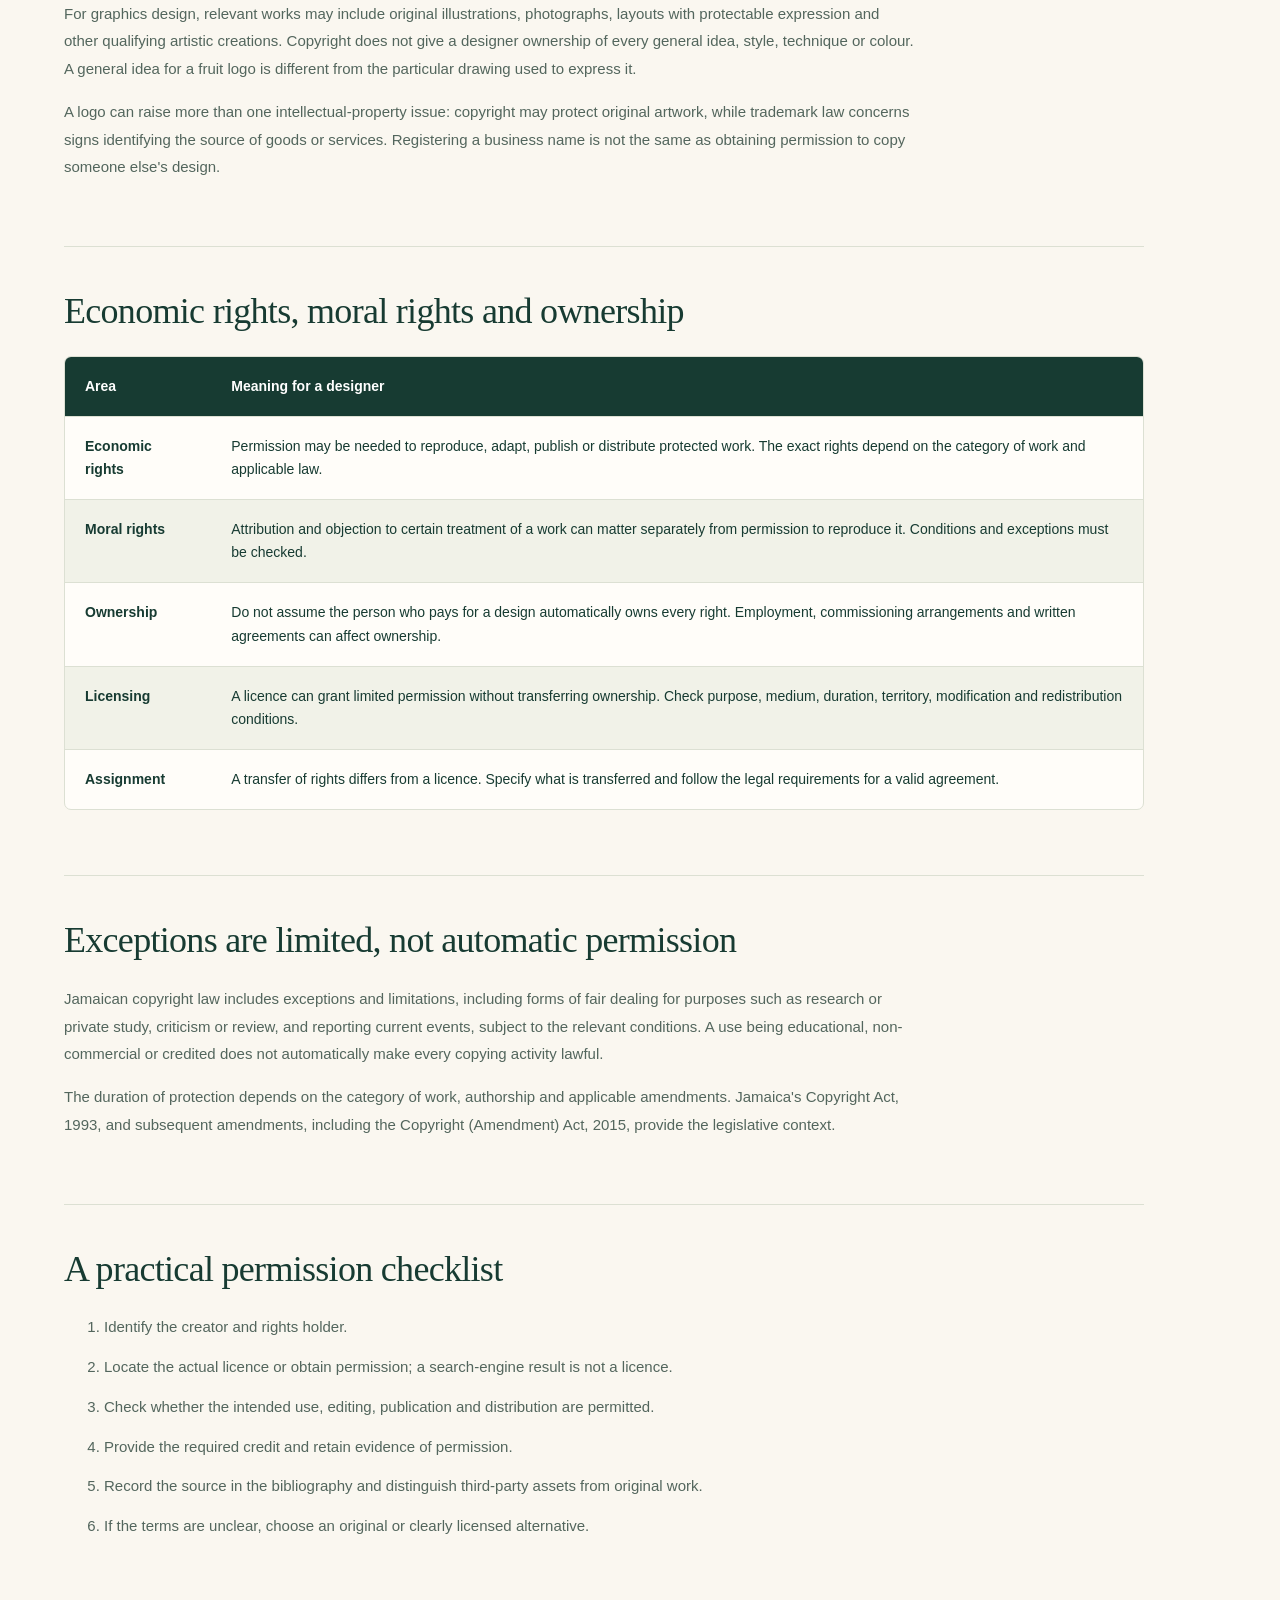
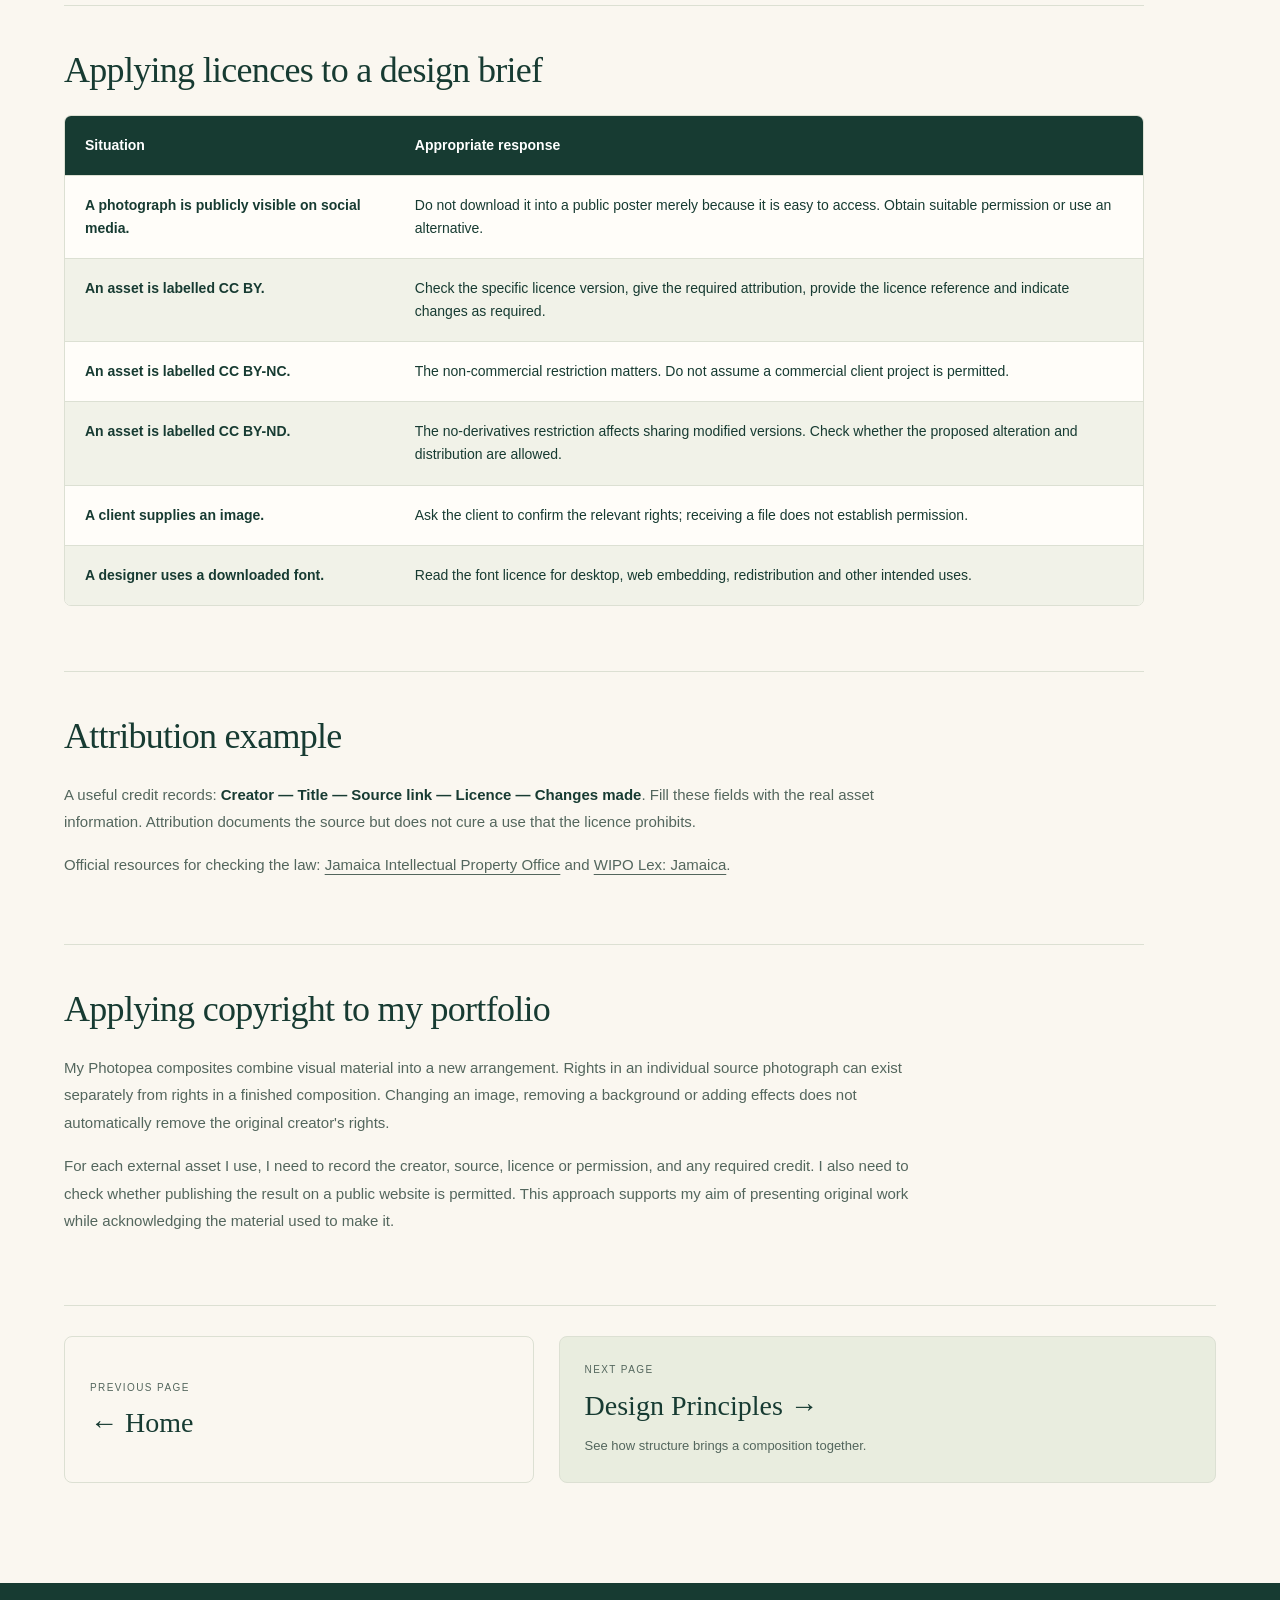
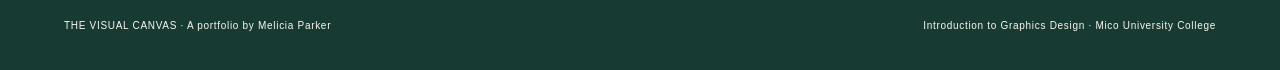
<file: portfolio/copyright.html>
<!doctype html><html lang="en"><head><meta charset="utf-8"><meta name="viewport" content="width=device-width, initial-scale=1"><meta name="description" content="Graphics design portfolio exploring theory and practical coursework."><title>Copyright in Jamaica · The Visual Canvas</title><link rel="icon" type="image/png" href="./assets/visual-canvas-logo.png"><link rel="stylesheet" href="./assets/style.css?v=20261114-presentation"><script src="./assets/app.js?v=20261114-presentation" defer></script></head><body class="page-copyright"><a class="skip" href="#main">Skip to content</a><header><a class="brand" href="index.html" aria-label="The Visual Canvas home"><span class="brand-mark" aria-hidden="true"><img src="./assets/visual-canvas-logo.png" alt="" width="64" height="64"></span><span class="brand-wordmark"><strong>The Visual Canvas</strong>
<span>Graphics Design Portfolio</span></span></a><button class="menu" aria-controls="navigation" aria-expanded="false">Menu</button><nav id="navigation" aria-label="Main navigation"><a href="index.html">Home</a><a href="copyright.html" aria-current="page">Copyright in Jamaica</a><a href="principles.html">Design Principles</a><a href="elements.html">Design Elements</a><a href="color.html">Color Theory</a><a href="raster-vector.html">Raster & Vector</a><a href="artefacts.html">Artefacts</a><a href="author.html">Author</a><a href="bibliography.html">Bibliography</a></nav></header><main id="main"><section class="page-heading"><div class="page-heading-copy"><p class="eyebrow">01 / RESPONSIBLE PRACTICE</p><h1>Copyright in<br><em>Jamaica.</em></h1><p class="lede">In my portfolio, understanding copyright helps me respect other creators and make responsible choices about images, fonts and design assets.</p></div><figure class="page-photo"><img src="assets/banners/copyright.png" alt="Paper sculpture protected by a glass dome, representing creative rights." width="1672" height="941" decoding="async"></figure></section><section class="intro"><h2>What is copyright?</h2><p>Copyright protects original expression in qualifying works, including drawings, illustrations, photographs and other artistic works. It protects the expression of an idea rather than the general idea itself.</p><h2>The Jamaican context</h2><p>Jamaica's Copyright Act, 1993, as amended, provides the central legal framework. Copyright can give rights holders control over activities such as copying, adapting and distributing protected work. Moral rights can also concern attribution and treatment of a work, subject to the law's conditions.</p><p>Protection is generally automatic for qualifying works: a work does not become free to use simply because it appears online or lacks a copyright symbol. Ownership, duration and permitted exceptions depend on the circumstances and applicable law.</p><h2>Why copyright matters to my design work</h2><p>Designers should protect their own work and respect the rights attached to photographs, illustrations, fonts and other assets. Check ownership and licence terms before use. Giving credit alone does not replace permission where permission is required.</p><h2>Applying it in practice</h2><ul><li><strong>Photograph in a poster:</strong> use your own image or obtain a suitable licence; do not assume a search result is free to reuse.</li><li><strong>Client logo:</strong> use a written agreement to clarify permitted uses and ownership of the final work.</li><li><strong>Licensed illustration:</strong> follow any attribution, modification and commercial-use conditions.</li><li><strong>Student portfolio:</strong> identify your own work and acknowledge permitted third-party material.</li></ul></section><section class="learning-section"><h2>What can be protected?</h2><p>For graphics design, relevant works may include original illustrations, photographs, layouts with protectable expression and other qualifying artistic creations. Copyright does not give a designer ownership of every general idea, style, technique or colour. A general idea for a fruit logo is different from the particular drawing used to express it.</p><p>A logo can raise more than one intellectual-property issue: copyright may protect original artwork, while trademark law concerns signs identifying the source of goods or services. Registering a business name is not the same as obtaining permission to copy someone else's design.</p></section><section class="learning-section"><h2>Economic rights, moral rights and ownership</h2><div class="table-wrap"><table><thead><tr><th scope="col">Area</th><th scope="col">Meaning for a designer</th></tr></thead><tbody><tr><td>Economic rights</td><td>Permission may be needed to reproduce, adapt, publish or distribute protected work. The exact rights depend on the category of work and applicable law.</td></tr><tr><td>Moral rights</td><td>Attribution and objection to certain treatment of a work can matter separately from permission to reproduce it. Conditions and exceptions must be checked.</td></tr><tr><td>Ownership</td><td>Do not assume the person who pays for a design automatically owns every right. Employment, commissioning arrangements and written agreements can affect ownership.</td></tr><tr><td>Licensing</td><td>A licence can grant limited permission without transferring ownership. Check purpose, medium, duration, territory, modification and redistribution conditions.</td></tr><tr><td>Assignment</td><td>A transfer of rights differs from a licence. Specify what is transferred and follow the legal requirements for a valid agreement.</td></tr></tbody></table></div></section><section class="learning-section"><h2>Exceptions are limited, not automatic permission</h2><p>Jamaican copyright law includes exceptions and limitations, including forms of fair dealing for purposes such as research or private study, criticism or review, and reporting current events, subject to the relevant conditions. A use being educational, non-commercial or credited does not automatically make every copying activity lawful.</p><p>The duration of protection depends on the category of work, authorship and applicable amendments. Jamaica's Copyright Act, 1993, and subsequent amendments, including the Copyright (Amendment) Act, 2015, provide the legislative context.</p></section><section class="learning-section"><h2>A practical permission checklist</h2><ol><li>Identify the creator and rights holder.</li><li>Locate the actual licence or obtain permission; a search-engine result is not a licence.</li><li>Check whether the intended use, editing, publication and distribution are permitted.</li><li>Provide the required credit and retain evidence of permission.</li><li>Record the source in the bibliography and distinguish third-party assets from original work.</li><li>If the terms are unclear, choose an original or clearly licensed alternative.</li></ol></section><section class="learning-section"><h2>Applying licences to a design brief</h2><div class="table-wrap"><table><thead><tr><th scope="col">Situation</th><th scope="col">Appropriate response</th></tr></thead><tbody><tr><td>A photograph is publicly visible on social media.</td><td>Do not download it into a public poster merely because it is easy to access. Obtain suitable permission or use an alternative.</td></tr><tr><td>An asset is labelled CC BY.</td><td>Check the specific licence version, give the required attribution, provide the licence reference and indicate changes as required.</td></tr><tr><td>An asset is labelled CC BY-NC.</td><td>The non-commercial restriction matters. Do not assume a commercial client project is permitted.</td></tr><tr><td>An asset is labelled CC BY-ND.</td><td>The no-derivatives restriction affects sharing modified versions. Check whether the proposed alteration and distribution are allowed.</td></tr><tr><td>A client supplies an image.</td><td>Ask the client to confirm the relevant rights; receiving a file does not establish permission.</td></tr><tr><td>A designer uses a downloaded font.</td><td>Read the font licence for desktop, web embedding, redistribution and other intended uses.</td></tr></tbody></table></div></section><section class="learning-section"><h2>Attribution example</h2><p>A useful credit records: <strong>Creator — Title — Source link — Licence — Changes made</strong>. Fill these fields with the real asset information. Attribution documents the source but does not cure a use that the licence prohibits.</p><p>Official resources for checking the law: <a href="https://www.jipo.gov.jm/">Jamaica Intellectual Property Office</a> and <a href="https://www.wipo.int/wipolex/en/legislation/members/profile/JM">WIPO Lex: Jamaica</a>.</p></section><section class="learning-section"><h2>Applying copyright to my portfolio</h2><p>My Photopea composites combine visual material into a new arrangement. Rights in an individual source photograph can exist separately from rights in a finished composition. Changing an image, removing a background or adding effects does not automatically remove the original creator's rights.</p><p>For each external asset I use, I need to record the creator, source, licence or permission, and any required credit. I also need to check whether publishing the result on a public website is permitted. This approach supports my aim of presenting original work while acknowledging the material used to make it.</p></section><nav class="page-journey" aria-label="Page navigation"><a class="journey-back" href="index.html"><span>Previous page</span><strong>&larr; Home</strong></a><a class="journey-next" href="principles.html"><span>Next page</span><strong>Design Principles &rarr;</strong><p>See how structure brings a composition together.</p></a></nav></main><footer><span>THE VISUAL CANVAS · A portfolio by Melicia Parker</span><span>Introduction to Graphics Design · Mico University College</span></footer></body></html>
</file>
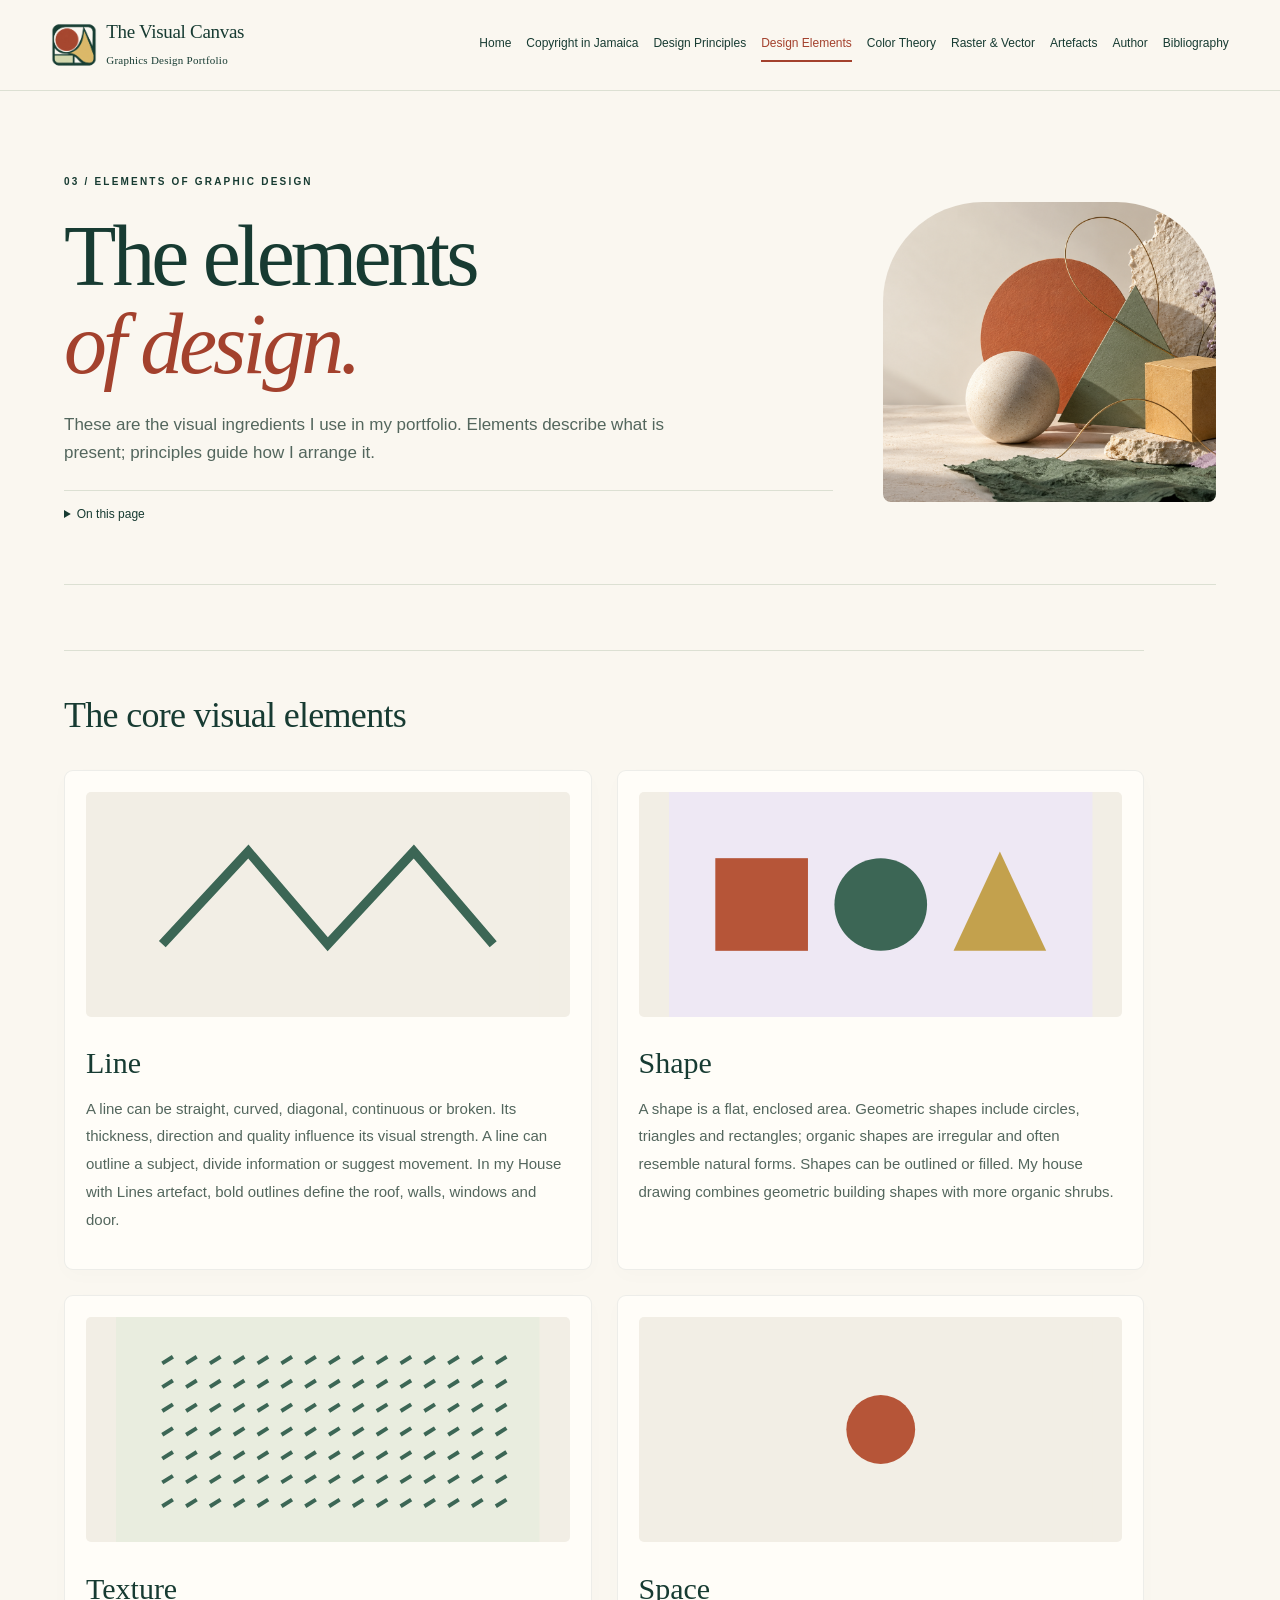
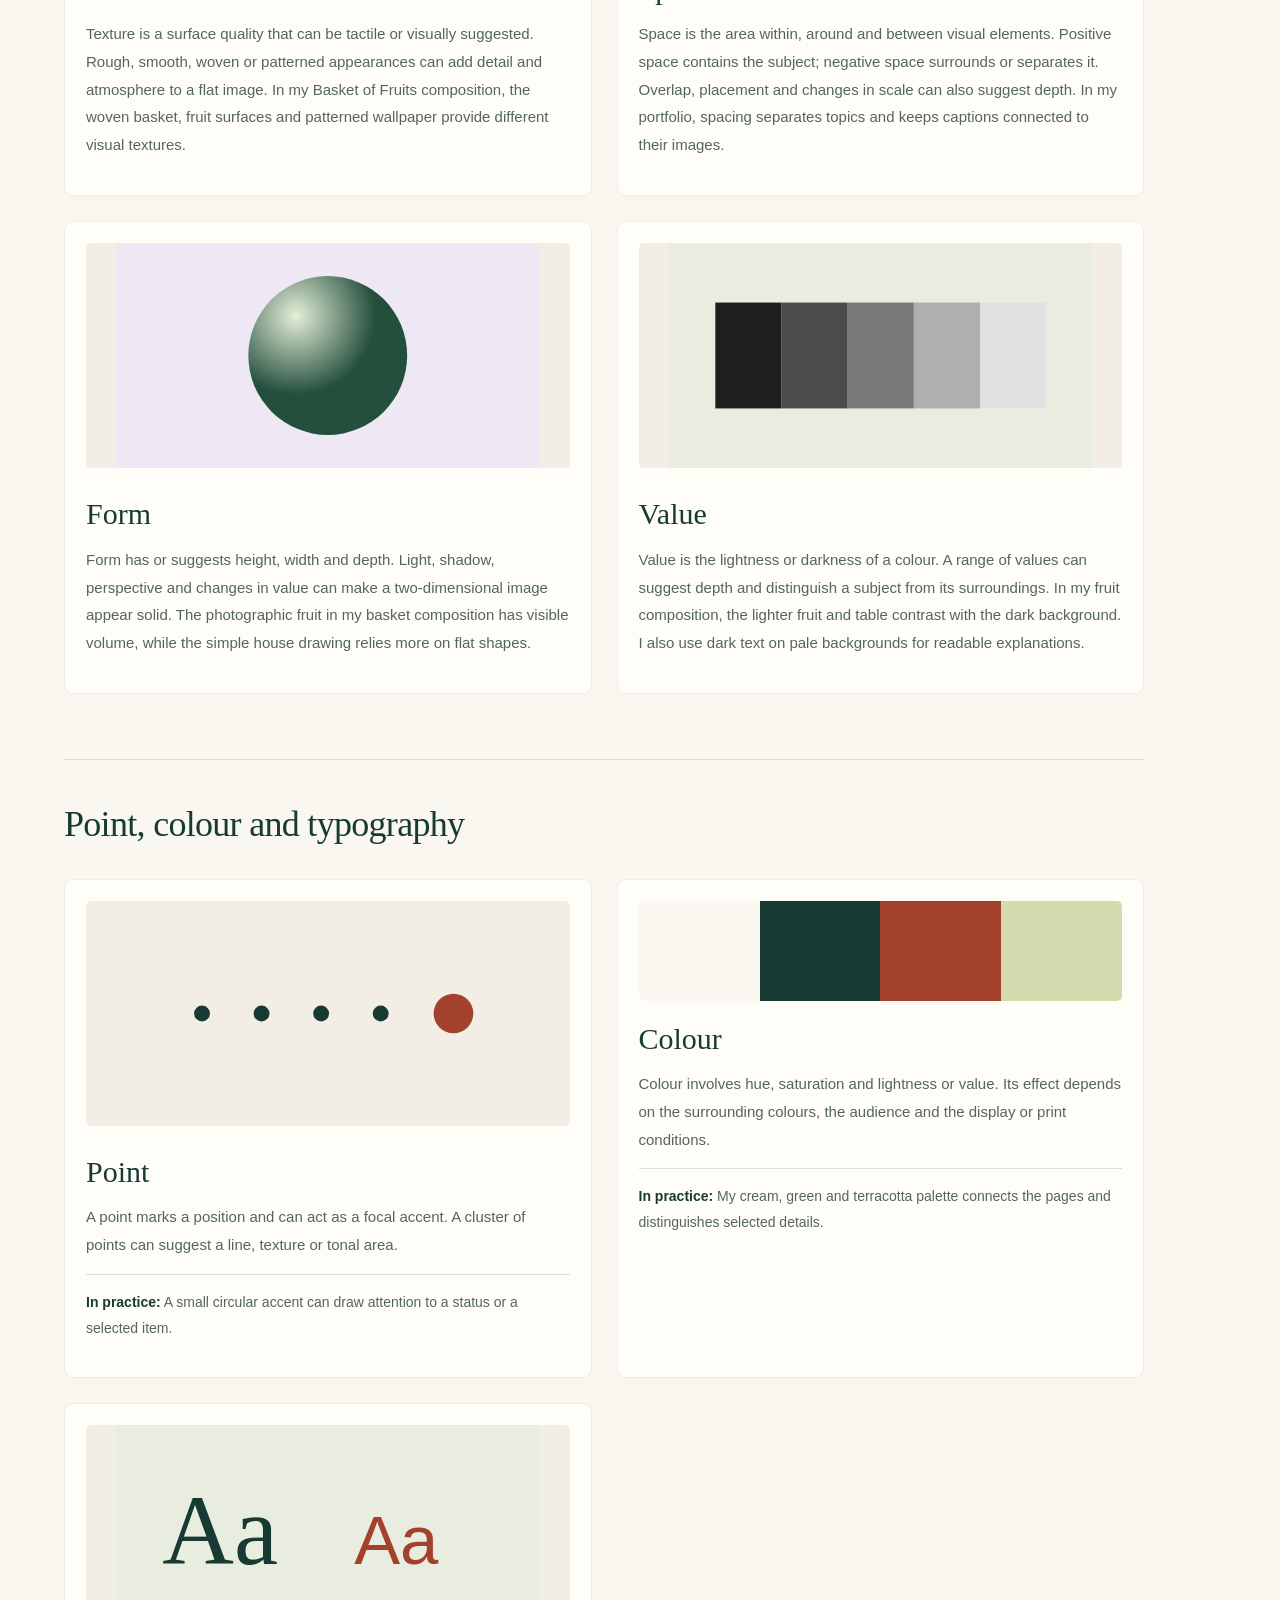
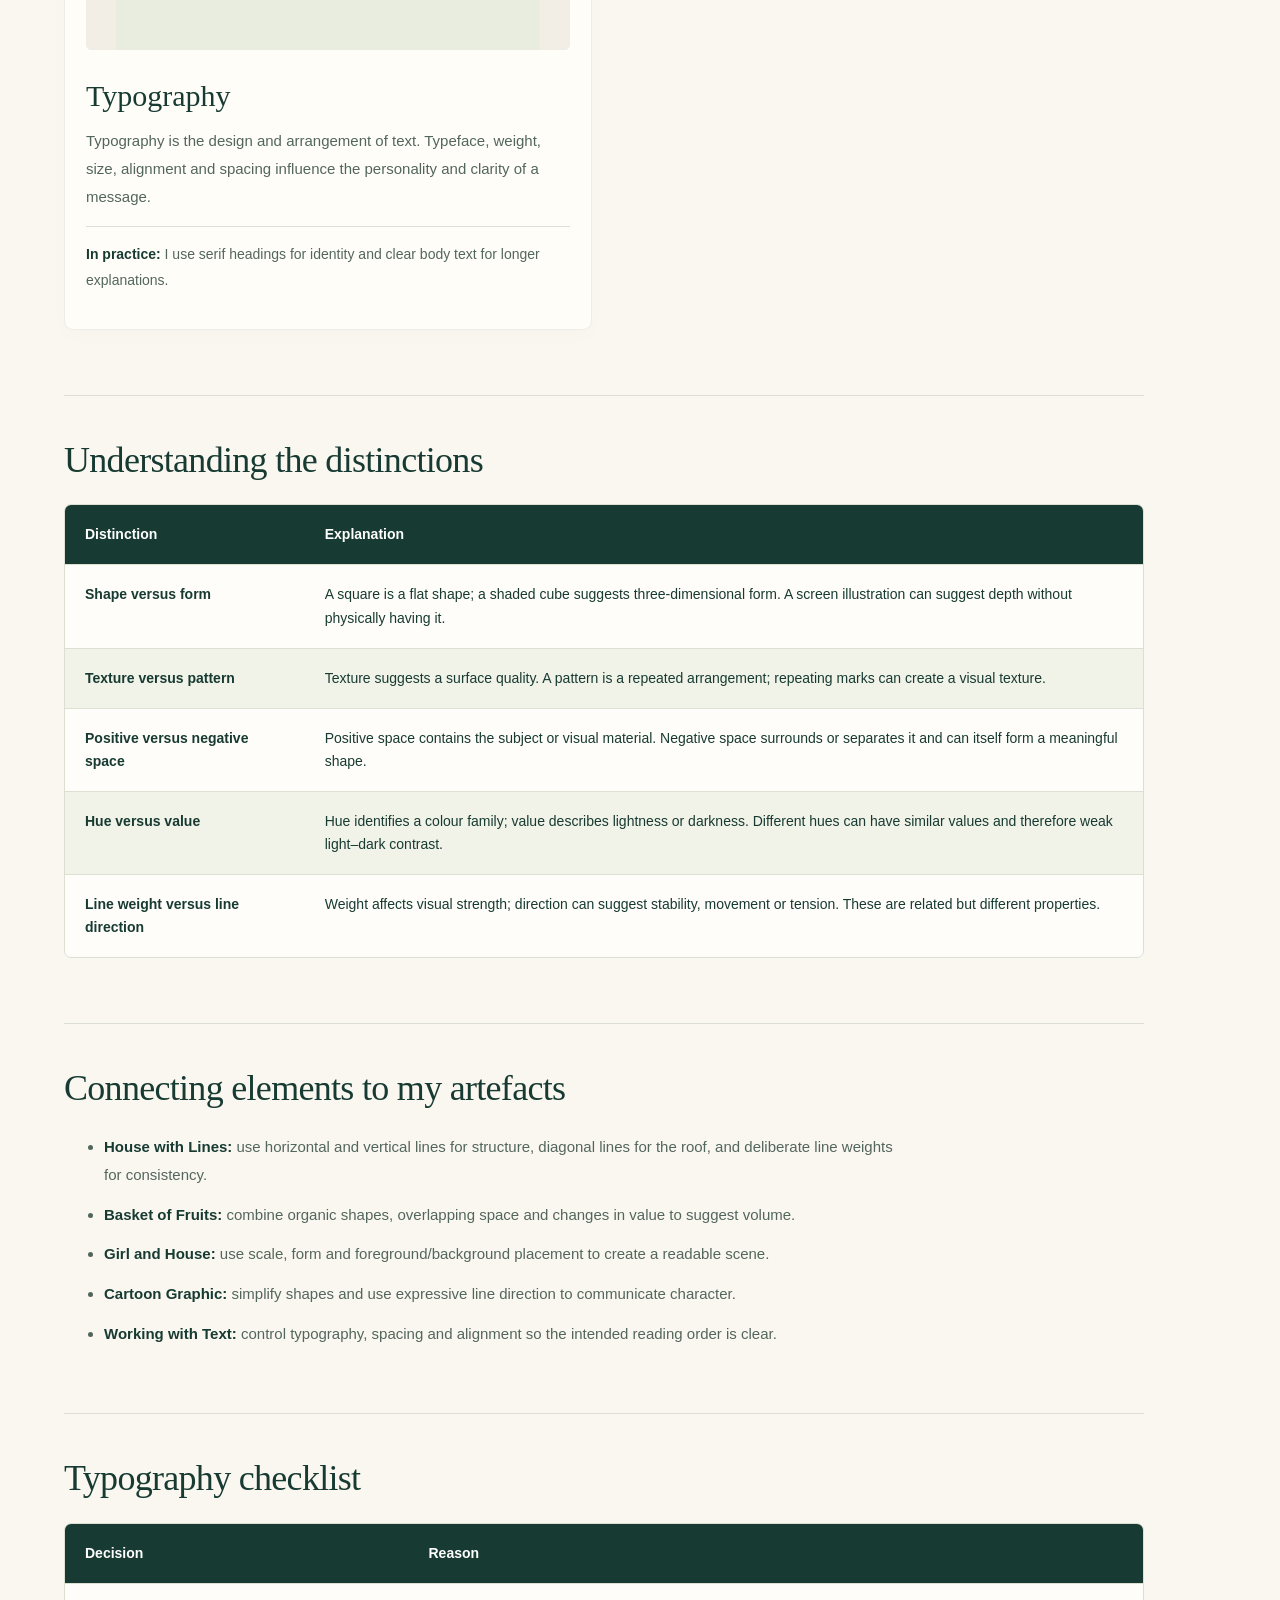
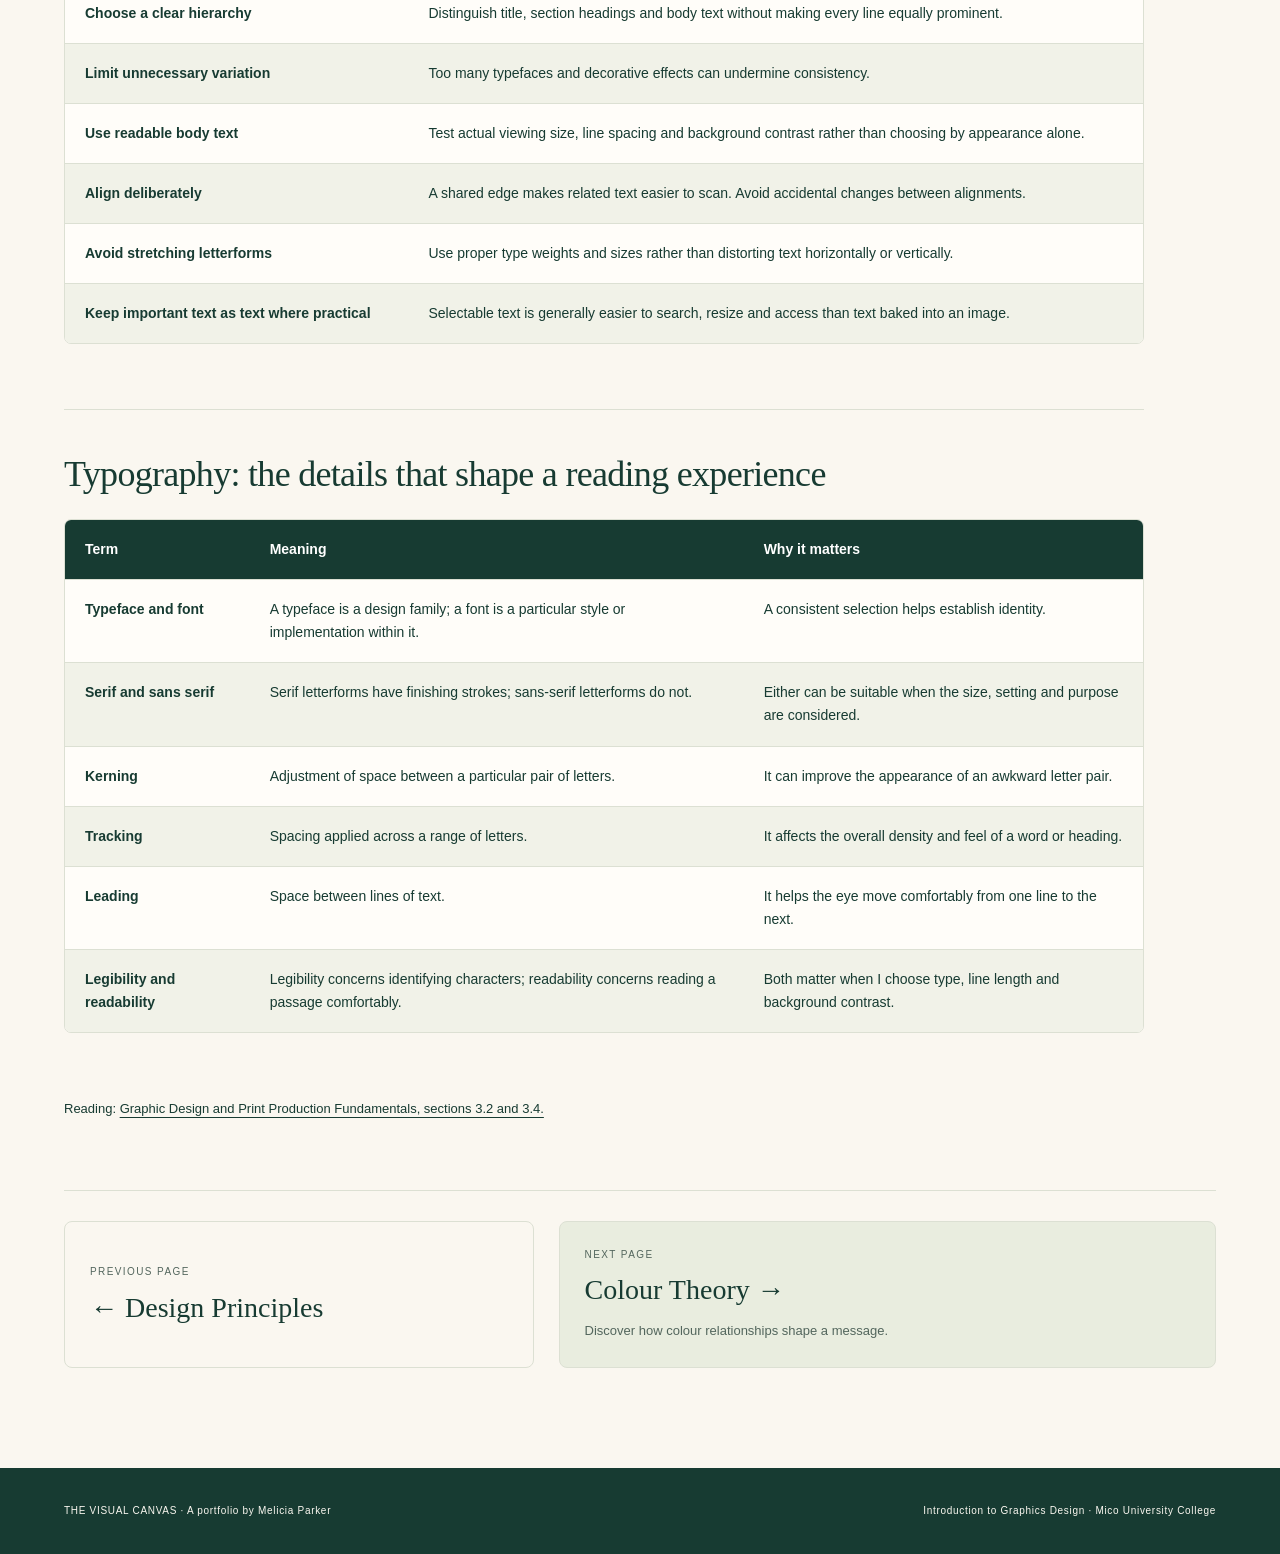
<file: portfolio/elements.html>
<!doctype html><html lang="en"><head><meta charset="utf-8"><meta name="viewport" content="width=device-width, initial-scale=1"><meta name="description" content="Graphics design portfolio exploring theory and practical coursework."><title>Design Elements · The Visual Canvas</title><link rel="icon" type="image/png" href="./assets/visual-canvas-logo.png"><link rel="stylesheet" href="./assets/style.css?v=20261114-presentation"><script src="./assets/app.js?v=20261114-presentation" defer></script></head><body class="page-elements"><a class="skip" href="#main">Skip to content</a><header><a class="brand" href="index.html" aria-label="The Visual Canvas home"><span class="brand-mark" aria-hidden="true"><img src="./assets/visual-canvas-logo.png" alt="" width="64" height="64"></span><span class="brand-wordmark"><strong>The Visual Canvas</strong>
<span>Graphics Design Portfolio</span></span></a><button class="menu" aria-controls="navigation" aria-expanded="false">Menu</button><nav id="navigation" aria-label="Main navigation"><a href="index.html">Home</a><a href="copyright.html">Copyright in Jamaica</a><a href="principles.html">Design Principles</a><a href="elements.html" aria-current="page">Design Elements</a><a href="color.html">Color Theory</a><a href="raster-vector.html">Raster & Vector</a><a href="artefacts.html">Artefacts</a><a href="author.html">Author</a><a href="bibliography.html">Bibliography</a></nav></header><main id="main"><section class="page-heading"><div class="page-heading-copy"><p class="eyebrow">03 / ELEMENTS OF GRAPHIC DESIGN</p><h1>The elements<br><em>of design.</em></h1><p class="lede">These are the visual ingredients I use in my portfolio. Elements describe what is present; principles guide how I arrange it.</p></div><figure class="page-photo"><img src="assets/banners/elements.png" alt="Sphere, cube, flat shapes, wire and textured paper." width="1672" height="941" decoding="async"></figure></section><section class="learning-section"><h2>The core visual elements</h2><div class="grid"><article class="card"><svg viewBox="0 0 320 170" role="img" aria-label="A zigzag line changes direction" xmlns="http://www.w3.org/2000/svg"><rect width="320" height="170" fill="#f2eee5"/><path d="M35 115L100 45L160 115L225 45L285 115" fill="none" stroke="#3c6655" stroke-width="7"/></svg><h3>Line</h3><p>A line can be straight, curved, diagonal, continuous or broken. Its thickness, direction and quality influence its visual strength. A line can outline a subject, divide information or suggest movement. In my House with Lines artefact, bold outlines define the roof, walls, windows and door.</p></article><article class="card"><svg viewBox="0 0 320 170" role="img" aria-label="A square circle and triangle show geometric shapes" xmlns="http://www.w3.org/2000/svg"><rect width="320" height="170" fill="#f2eee5"/><rect x="35" y="50" width="70" height="70" fill="#b65538"/><circle cx="160" cy="85" r="35" fill="#3c6655"/><path d="M215 120L250 45L285 120Z" fill="#c3a14d"/></svg><h3>Shape</h3><p>A shape is a flat, enclosed area. Geometric shapes include circles, triangles and rectangles; organic shapes are irregular and often resemble natural forms. Shapes can be outlined or filled. My house drawing combines geometric building shapes with more organic shrubs.</p></article><article class="card"><svg viewBox="0 0 320 170" role="img" aria-label="Repeated short marks create a textured surface" xmlns="http://www.w3.org/2000/svg"><rect width="320" height="170" fill="#f2eee5"/><path d="M35 35l8 -5" stroke="#3c6655" stroke-width="3"/><path d="M35 53l8 -5" stroke="#3c6655" stroke-width="3"/><path d="M35 71l8 -5" stroke="#3c6655" stroke-width="3"/><path d="M35 89l8 -5" stroke="#3c6655" stroke-width="3"/><path d="M35 107l8 -5" stroke="#3c6655" stroke-width="3"/><path d="M35 125l8 -5" stroke="#3c6655" stroke-width="3"/><path d="M35 143l8 -5" stroke="#3c6655" stroke-width="3"/><path d="M53 35l8 -5" stroke="#3c6655" stroke-width="3"/><path d="M53 53l8 -5" stroke="#3c6655" stroke-width="3"/><path d="M53 71l8 -5" stroke="#3c6655" stroke-width="3"/><path d="M53 89l8 -5" stroke="#3c6655" stroke-width="3"/><path d="M53 107l8 -5" stroke="#3c6655" stroke-width="3"/><path d="M53 125l8 -5" stroke="#3c6655" stroke-width="3"/><path d="M53 143l8 -5" stroke="#3c6655" stroke-width="3"/><path d="M71 35l8 -5" stroke="#3c6655" stroke-width="3"/><path d="M71 53l8 -5" stroke="#3c6655" stroke-width="3"/><path d="M71 71l8 -5" stroke="#3c6655" stroke-width="3"/><path d="M71 89l8 -5" stroke="#3c6655" stroke-width="3"/><path d="M71 107l8 -5" stroke="#3c6655" stroke-width="3"/><path d="M71 125l8 -5" stroke="#3c6655" stroke-width="3"/><path d="M71 143l8 -5" stroke="#3c6655" stroke-width="3"/><path d="M89 35l8 -5" stroke="#3c6655" stroke-width="3"/><path d="M89 53l8 -5" stroke="#3c6655" stroke-width="3"/><path d="M89 71l8 -5" stroke="#3c6655" stroke-width="3"/><path d="M89 89l8 -5" stroke="#3c6655" stroke-width="3"/><path d="M89 107l8 -5" stroke="#3c6655" stroke-width="3"/><path d="M89 125l8 -5" stroke="#3c6655" stroke-width="3"/><path d="M89 143l8 -5" stroke="#3c6655" stroke-width="3"/><path d="M107 35l8 -5" stroke="#3c6655" stroke-width="3"/><path d="M107 53l8 -5" stroke="#3c6655" stroke-width="3"/><path d="M107 71l8 -5" stroke="#3c6655" stroke-width="3"/><path d="M107 89l8 -5" stroke="#3c6655" stroke-width="3"/><path d="M107 107l8 -5" stroke="#3c6655" stroke-width="3"/><path d="M107 125l8 -5" stroke="#3c6655" stroke-width="3"/><path d="M107 143l8 -5" stroke="#3c6655" stroke-width="3"/><path d="M125 35l8 -5" stroke="#3c6655" stroke-width="3"/><path d="M125 53l8 -5" stroke="#3c6655" stroke-width="3"/><path d="M125 71l8 -5" stroke="#3c6655" stroke-width="3"/><path d="M125 89l8 -5" stroke="#3c6655" stroke-width="3"/><path d="M125 107l8 -5" stroke="#3c6655" stroke-width="3"/><path d="M125 125l8 -5" stroke="#3c6655" stroke-width="3"/><path d="M125 143l8 -5" stroke="#3c6655" stroke-width="3"/><path d="M143 35l8 -5" stroke="#3c6655" stroke-width="3"/><path d="M143 53l8 -5" stroke="#3c6655" stroke-width="3"/><path d="M143 71l8 -5" stroke="#3c6655" stroke-width="3"/><path d="M143 89l8 -5" stroke="#3c6655" stroke-width="3"/><path d="M143 107l8 -5" stroke="#3c6655" stroke-width="3"/><path d="M143 125l8 -5" stroke="#3c6655" stroke-width="3"/><path d="M143 143l8 -5" stroke="#3c6655" stroke-width="3"/><path d="M161 35l8 -5" stroke="#3c6655" stroke-width="3"/><path d="M161 53l8 -5" stroke="#3c6655" stroke-width="3"/><path d="M161 71l8 -5" stroke="#3c6655" stroke-width="3"/><path d="M161 89l8 -5" stroke="#3c6655" stroke-width="3"/><path d="M161 107l8 -5" stroke="#3c6655" stroke-width="3"/><path d="M161 125l8 -5" stroke="#3c6655" stroke-width="3"/><path d="M161 143l8 -5" stroke="#3c6655" stroke-width="3"/><path d="M179 35l8 -5" stroke="#3c6655" stroke-width="3"/><path d="M179 53l8 -5" stroke="#3c6655" stroke-width="3"/><path d="M179 71l8 -5" stroke="#3c6655" stroke-width="3"/><path d="M179 89l8 -5" stroke="#3c6655" stroke-width="3"/><path d="M179 107l8 -5" stroke="#3c6655" stroke-width="3"/><path d="M179 125l8 -5" stroke="#3c6655" stroke-width="3"/><path d="M179 143l8 -5" stroke="#3c6655" stroke-width="3"/><path d="M197 35l8 -5" stroke="#3c6655" stroke-width="3"/><path d="M197 53l8 -5" stroke="#3c6655" stroke-width="3"/><path d="M197 71l8 -5" stroke="#3c6655" stroke-width="3"/><path d="M197 89l8 -5" stroke="#3c6655" stroke-width="3"/><path d="M197 107l8 -5" stroke="#3c6655" stroke-width="3"/><path d="M197 125l8 -5" stroke="#3c6655" stroke-width="3"/><path d="M197 143l8 -5" stroke="#3c6655" stroke-width="3"/><path d="M215 35l8 -5" stroke="#3c6655" stroke-width="3"/><path d="M215 53l8 -5" stroke="#3c6655" stroke-width="3"/><path d="M215 71l8 -5" stroke="#3c6655" stroke-width="3"/><path d="M215 89l8 -5" stroke="#3c6655" stroke-width="3"/><path d="M215 107l8 -5" stroke="#3c6655" stroke-width="3"/><path d="M215 125l8 -5" stroke="#3c6655" stroke-width="3"/><path d="M215 143l8 -5" stroke="#3c6655" stroke-width="3"/><path d="M233 35l8 -5" stroke="#3c6655" stroke-width="3"/><path d="M233 53l8 -5" stroke="#3c6655" stroke-width="3"/><path d="M233 71l8 -5" stroke="#3c6655" stroke-width="3"/><path d="M233 89l8 -5" stroke="#3c6655" stroke-width="3"/><path d="M233 107l8 -5" stroke="#3c6655" stroke-width="3"/><path d="M233 125l8 -5" stroke="#3c6655" stroke-width="3"/><path d="M233 143l8 -5" stroke="#3c6655" stroke-width="3"/><path d="M251 35l8 -5" stroke="#3c6655" stroke-width="3"/><path d="M251 53l8 -5" stroke="#3c6655" stroke-width="3"/><path d="M251 71l8 -5" stroke="#3c6655" stroke-width="3"/><path d="M251 89l8 -5" stroke="#3c6655" stroke-width="3"/><path d="M251 107l8 -5" stroke="#3c6655" stroke-width="3"/><path d="M251 125l8 -5" stroke="#3c6655" stroke-width="3"/><path d="M251 143l8 -5" stroke="#3c6655" stroke-width="3"/><path d="M269 35l8 -5" stroke="#3c6655" stroke-width="3"/><path d="M269 53l8 -5" stroke="#3c6655" stroke-width="3"/><path d="M269 71l8 -5" stroke="#3c6655" stroke-width="3"/><path d="M269 89l8 -5" stroke="#3c6655" stroke-width="3"/><path d="M269 107l8 -5" stroke="#3c6655" stroke-width="3"/><path d="M269 125l8 -5" stroke="#3c6655" stroke-width="3"/><path d="M269 143l8 -5" stroke="#3c6655" stroke-width="3"/><path d="M287 35l8 -5" stroke="#3c6655" stroke-width="3"/><path d="M287 53l8 -5" stroke="#3c6655" stroke-width="3"/><path d="M287 71l8 -5" stroke="#3c6655" stroke-width="3"/><path d="M287 89l8 -5" stroke="#3c6655" stroke-width="3"/><path d="M287 107l8 -5" stroke="#3c6655" stroke-width="3"/><path d="M287 125l8 -5" stroke="#3c6655" stroke-width="3"/><path d="M287 143l8 -5" stroke="#3c6655" stroke-width="3"/></svg><h3>Texture</h3><p>Texture is a surface quality that can be tactile or visually suggested. Rough, smooth, woven or patterned appearances can add detail and atmosphere to a flat image. In my Basket of Fruits composition, the woven basket, fruit surfaces and patterned wallpaper provide different visual textures.</p></article><article class="card"><svg viewBox="0 0 320 170" role="img" aria-label="A small circle has generous negative space around it" xmlns="http://www.w3.org/2000/svg"><rect width="320" height="170" fill="#f2eee5"/><circle cx="160" cy="85" r="26" fill="#b65538"/></svg><h3>Space</h3><p>Space is the area within, around and between visual elements. Positive space contains the subject; negative space surrounds or separates it. Overlap, placement and changes in scale can also suggest depth. In my portfolio, spacing separates topics and keeps captions connected to their images.</p></article><article class="card"><svg viewBox="0 0 320 170" role="img" aria-label="A shaded circle suggests a three-dimensional sphere" xmlns="http://www.w3.org/2000/svg"><rect width="320" height="170" fill="#f2eee5"/><defs><radialGradient id="sphere" cx="30%" cy="25%"><stop stop-color="#e5efd8"/><stop offset="1" stop-color="#234f3d"/></radialGradient></defs><circle cx="160" cy="85" r="60" fill="url(#sphere)"/></svg><h3>Form</h3><p>Form has or suggests height, width and depth. Light, shadow, perspective and changes in value can make a two-dimensional image appear solid. The photographic fruit in my basket composition has visible volume, while the simple house drawing relies more on flat shapes.</p></article><article class="card"><svg viewBox="0 0 320 170" role="img" aria-label="Five rectangles progress from dark to light" xmlns="http://www.w3.org/2000/svg"><rect width="320" height="170" fill="#f2eee5"/><rect x="35" y="45" width="50" height="80" fill="rgb(30,30,30)"/><rect x="85" y="45" width="50" height="80" fill="rgb(75,75,75)"/><rect x="135" y="45" width="50" height="80" fill="rgb(120,120,120)"/><rect x="185" y="45" width="50" height="80" fill="rgb(175,175,175)"/><rect x="235" y="45" width="50" height="80" fill="rgb(225,225,225)"/></svg><h3>Value</h3><p>Value is the lightness or darkness of a colour. A range of values can suggest depth and distinguish a subject from its surroundings. In my fruit composition, the lighter fruit and table contrast with the dark background. I also use dark text on pale backgrounds for readable explanations.</p></article></div></section><section class="learning-section"><h2>Point, colour and typography</h2><div class="grid"><article class="card"><svg viewBox="0 0 320 170" role="img" aria-label="A row of small points leads to one larger accent point."><rect width="320" height="170" fill="#f2eee5"/><circle cx="65" cy="85" r="6" fill="#173b32"/><circle cx="110" cy="85" r="6" fill="#173b32"/><circle cx="155" cy="85" r="6" fill="#173b32"/><circle cx="200" cy="85" r="6" fill="#173b32"/><circle cx="255" cy="85" r="15" fill="#a3412d"/></svg><h3>Point</h3><p>A point marks a position and can act as a focal accent. A cluster of points can suggest a line, texture or tonal area.</p><p class="application"><strong>In practice:</strong> A small circular accent can draw attention to a status or a selected item.</p></article><article class="card"><div class="swatch" role="img" aria-label="The portfolio palette of cream, green, terracotta and sage" style="background:linear-gradient(90deg,#faf7f0 25%,#173b32 25%,#173b32 50%,#a3412d 50%,#a3412d 75%,#d5dbaf 75%)"></div><h3>Colour</h3><p>Colour involves hue, saturation and lightness or value. Its effect depends on the surrounding colours, the audience and the display or print conditions.</p><p class="application"><strong>In practice:</strong> My cream, green and terracotta palette connects the pages and distinguishes selected details.</p></article><article class="card"><svg viewBox="0 0 320 170" role="img" aria-label="Serif and sans-serif letterforms show different typographic character."><rect width="320" height="170" fill="#f2eee5"/><text x="35" y="105" font-family="Georgia" font-size="75" fill="#173b32">Aa</text><text x="180" y="105" font-family="Arial" font-size="52" fill="#a3412d">Aa</text></svg><h3>Typography</h3><p>Typography is the design and arrangement of text. Typeface, weight, size, alignment and spacing influence the personality and clarity of a message.</p><p class="application"><strong>In practice:</strong> I use serif headings for identity and clear body text for longer explanations.</p></article></div></section><section class="learning-section"><h2>Understanding the distinctions</h2><div class="table-wrap"><table><thead><tr><th scope="col">Distinction</th><th scope="col">Explanation</th></tr></thead><tbody><tr><td>Shape versus form</td><td>A square is a flat shape; a shaded cube suggests three-dimensional form. A screen illustration can suggest depth without physically having it.</td></tr><tr><td>Texture versus pattern</td><td>Texture suggests a surface quality. A pattern is a repeated arrangement; repeating marks can create a visual texture.</td></tr><tr><td>Positive versus negative space</td><td>Positive space contains the subject or visual material. Negative space surrounds or separates it and can itself form a meaningful shape.</td></tr><tr><td>Hue versus value</td><td>Hue identifies a colour family; value describes lightness or darkness. Different hues can have similar values and therefore weak light–dark contrast.</td></tr><tr><td>Line weight versus line direction</td><td>Weight affects visual strength; direction can suggest stability, movement or tension. These are related but different properties.</td></tr></tbody></table></div></section><section class="learning-section"><h2>Connecting elements to my artefacts</h2><ul><li><strong>House with Lines:</strong> use horizontal and vertical lines for structure, diagonal lines for the roof, and deliberate line weights for consistency.</li><li><strong>Basket of Fruits:</strong> combine organic shapes, overlapping space and changes in value to suggest volume.</li><li><strong>Girl and House:</strong> use scale, form and foreground/background placement to create a readable scene.</li><li><strong>Cartoon Graphic:</strong> simplify shapes and use expressive line direction to communicate character.</li><li><strong>Working with Text:</strong> control typography, spacing and alignment so the intended reading order is clear.</li></ul></section><section class="learning-section"><h2>Typography checklist</h2><div class="table-wrap"><table><thead><tr><th scope="col">Decision</th><th scope="col">Reason</th></tr></thead><tbody><tr><td>Choose a clear hierarchy</td><td>Distinguish title, section headings and body text without making every line equally prominent.</td></tr><tr><td>Limit unnecessary variation</td><td>Too many typefaces and decorative effects can undermine consistency.</td></tr><tr><td>Use readable body text</td><td>Test actual viewing size, line spacing and background contrast rather than choosing by appearance alone.</td></tr><tr><td>Align deliberately</td><td>A shared edge makes related text easier to scan. Avoid accidental changes between alignments.</td></tr><tr><td>Avoid stretching letterforms</td><td>Use proper type weights and sizes rather than distorting text horizontally or vertically.</td></tr><tr><td>Keep important text as text where practical</td><td>Selectable text is generally easier to search, resize and access than text baked into an image.</td></tr></tbody></table></div></section><section class="learning-section"><h2>Typography: the details that shape a reading experience</h2><div class="table-wrap"><table><thead><tr><th scope="col">Term</th><th scope="col">Meaning</th><th scope="col">Why it matters</th></tr></thead><tbody><tr><td>Typeface and font</td><td>A typeface is a design family; a font is a particular style or implementation within it.</td><td>A consistent selection helps establish identity.</td></tr><tr><td>Serif and sans serif</td><td>Serif letterforms have finishing strokes; sans-serif letterforms do not.</td><td>Either can be suitable when the size, setting and purpose are considered.</td></tr><tr><td>Kerning</td><td>Adjustment of space between a particular pair of letters.</td><td>It can improve the appearance of an awkward letter pair.</td></tr><tr><td>Tracking</td><td>Spacing applied across a range of letters.</td><td>It affects the overall density and feel of a word or heading.</td></tr><tr><td>Leading</td><td>Space between lines of text.</td><td>It helps the eye move comfortably from one line to the next.</td></tr><tr><td>Legibility and readability</td><td>Legibility concerns identifying characters; readability concerns reading a passage comfortably.</td><td>Both matter when I choose type, line length and background contrast.</td></tr></tbody></table></div></section><p class="source-note">Reading: <a href="bibliography.html#design-textbook">Graphic Design and Print Production Fundamentals, sections 3.2 and 3.4.</a></p><nav class="page-journey" aria-label="Page navigation"><a class="journey-back" href="principles.html"><span>Previous page</span><strong>&larr; Design Principles</strong></a><a class="journey-next" href="color.html"><span>Next page</span><strong>Colour Theory &rarr;</strong><p>Discover how colour relationships shape a message.</p></a></nav></main><footer><span>THE VISUAL CANVAS · A portfolio by Melicia Parker</span><span>Introduction to Graphics Design · Mico University College</span></footer></body></html>
</file>
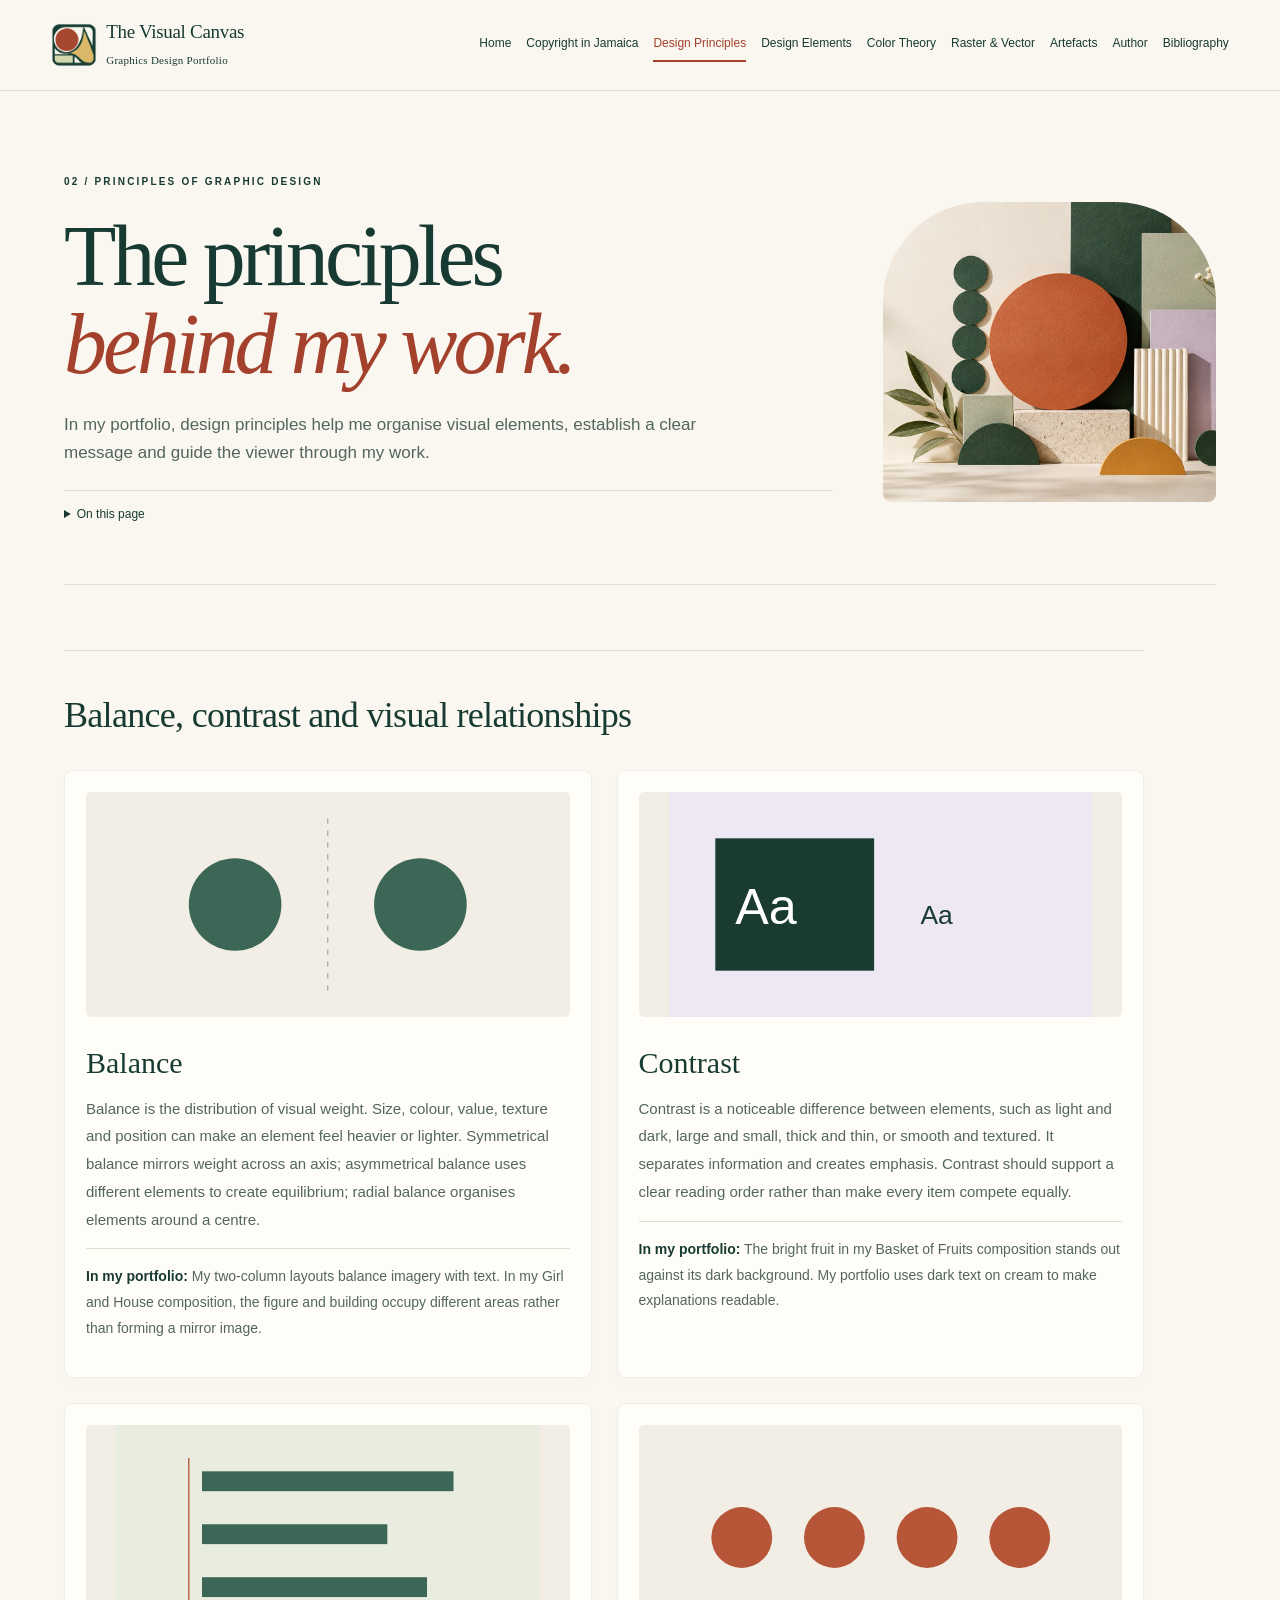
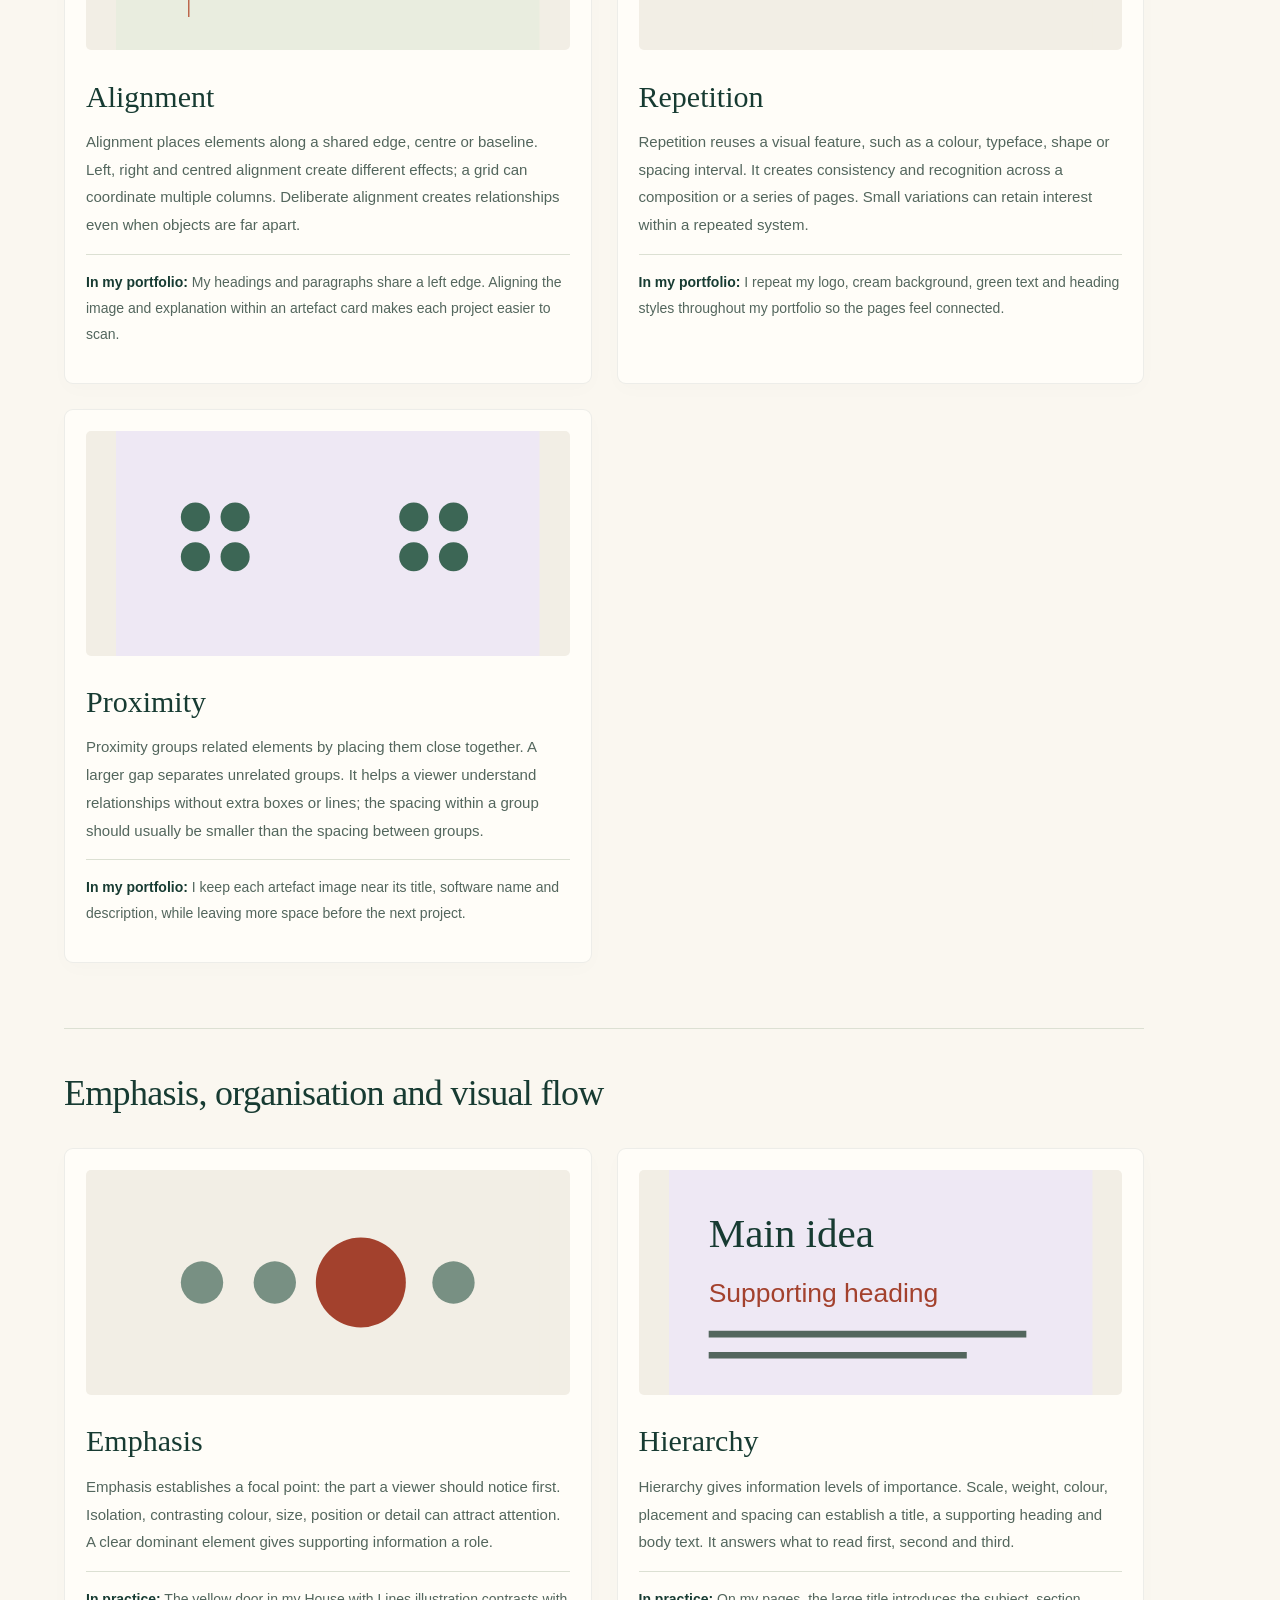
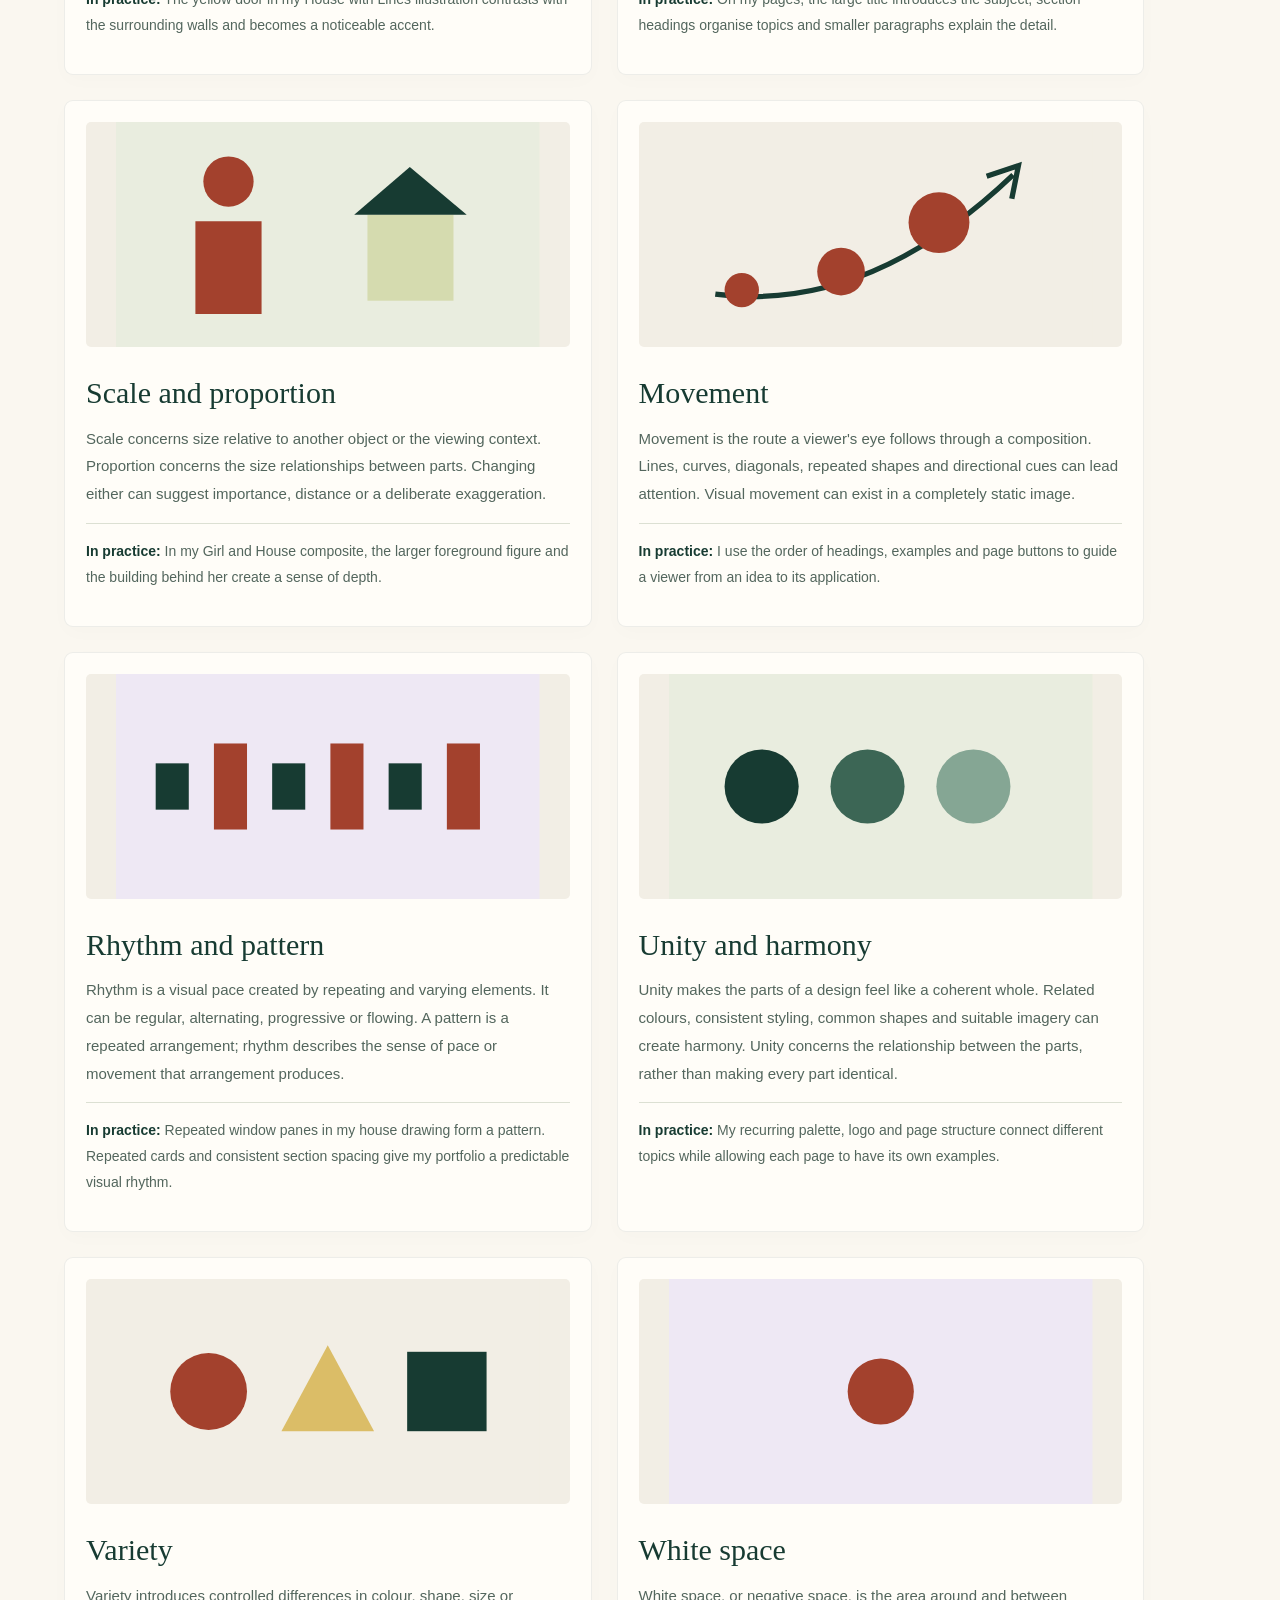
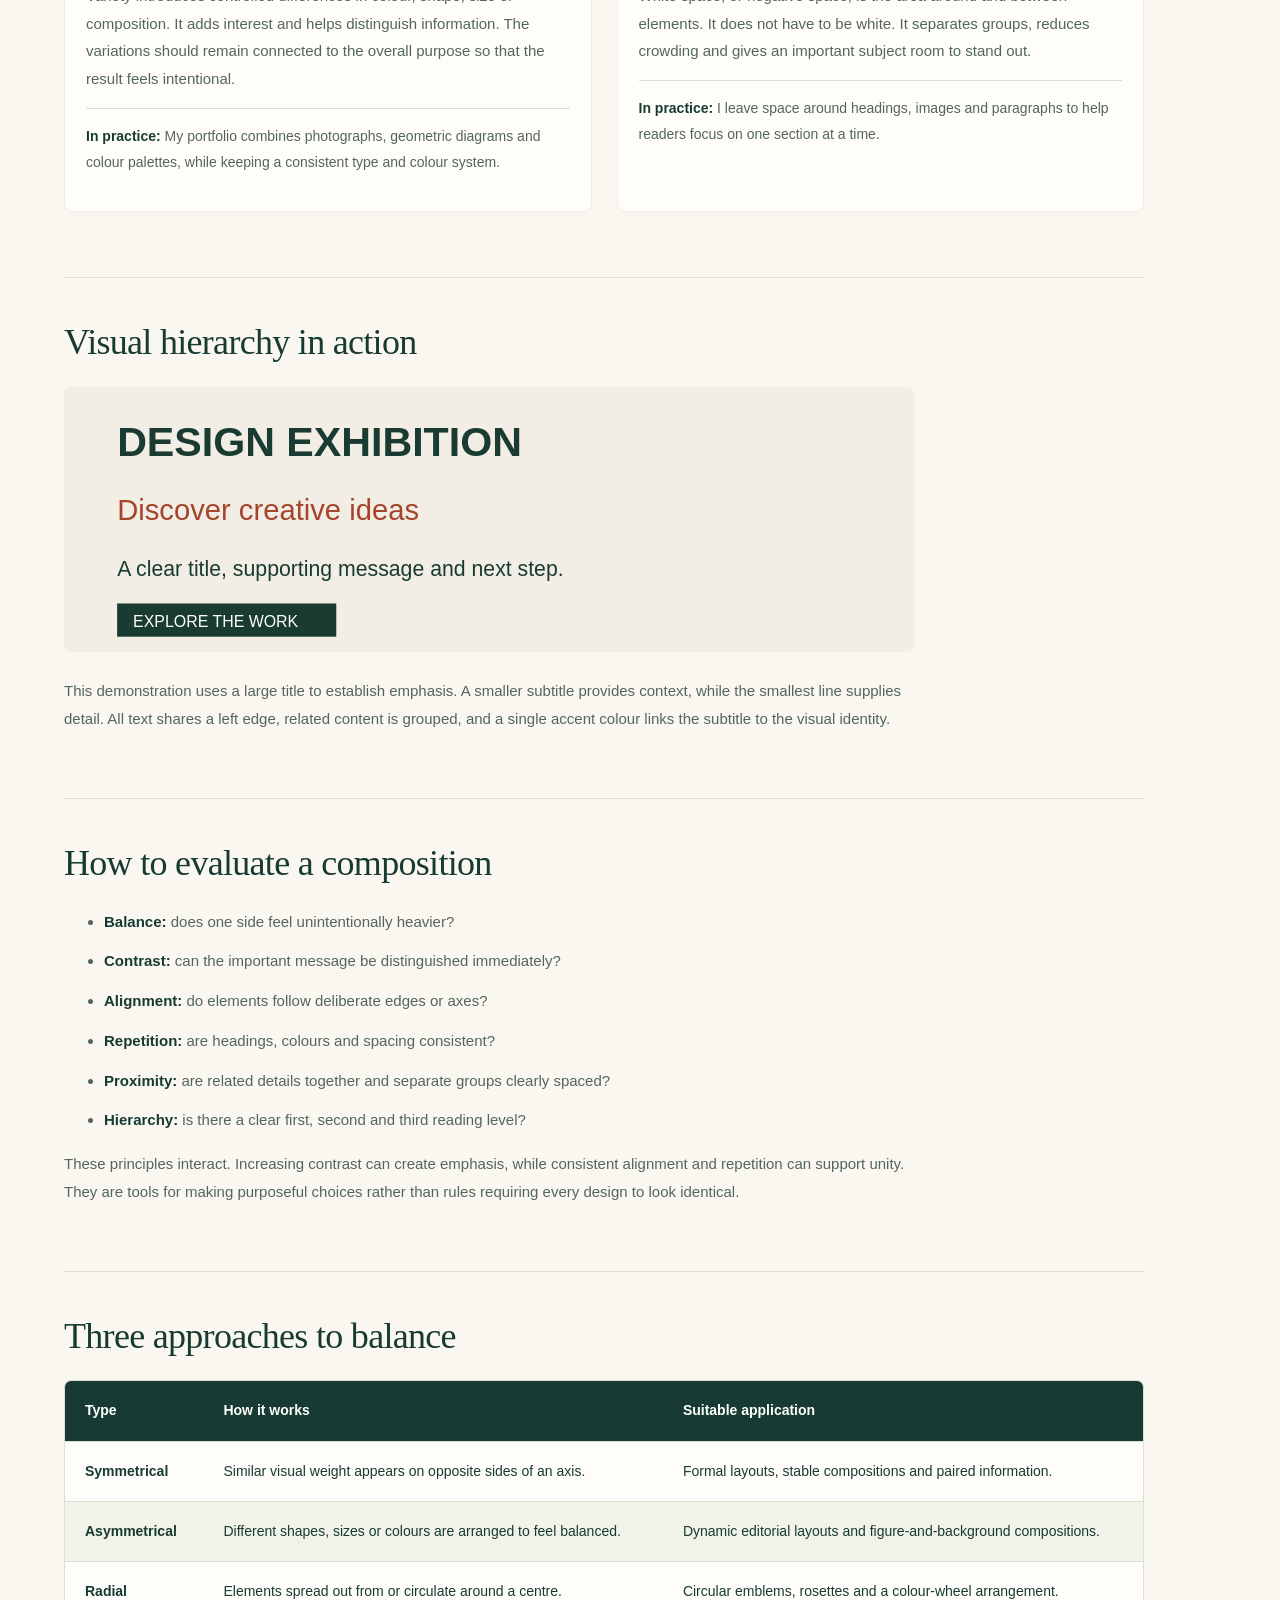
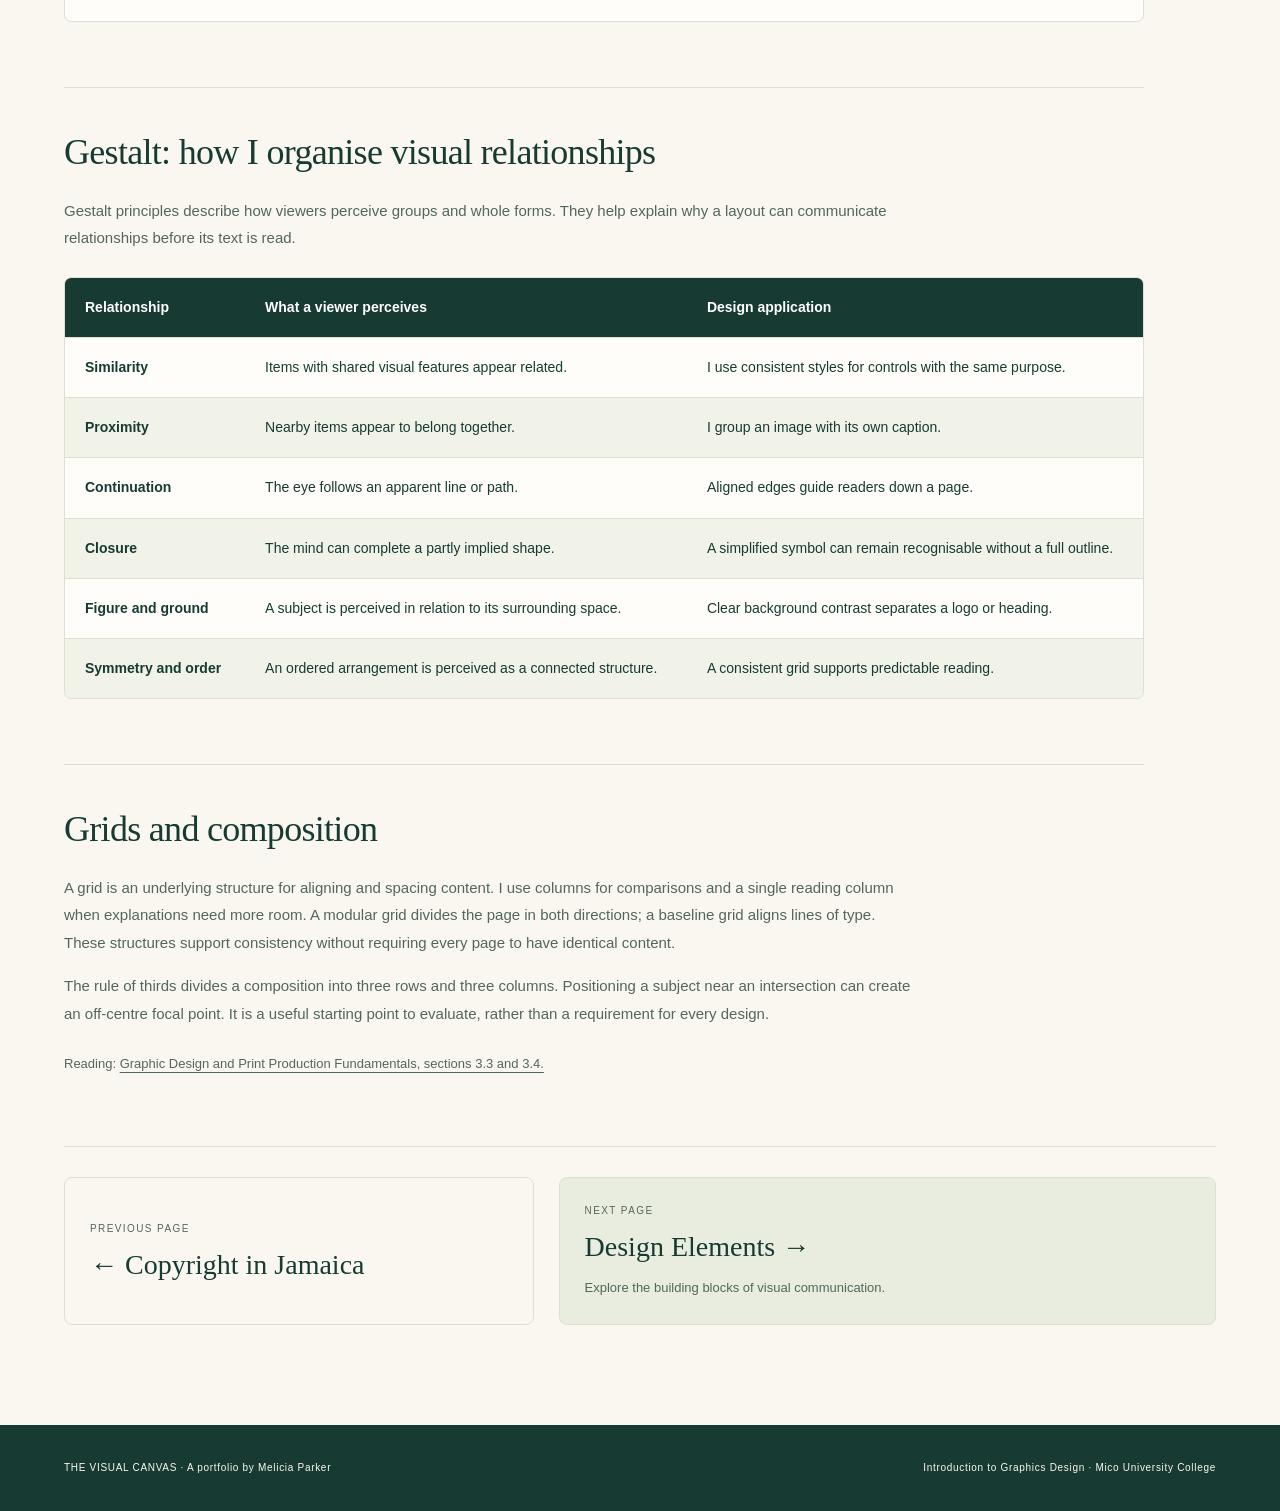
<file: portfolio/principles.html>
<!doctype html><html lang="en"><head><meta charset="utf-8"><meta name="viewport" content="width=device-width, initial-scale=1"><meta name="description" content="Graphics design portfolio exploring theory and practical coursework."><title>Design Principles · The Visual Canvas</title><link rel="icon" type="image/png" href="./assets/visual-canvas-logo.png"><link rel="stylesheet" href="./assets/style.css?v=20261114-presentation"><script src="./assets/app.js?v=20261114-presentation" defer></script></head><body class="page-principles"><a class="skip" href="#main">Skip to content</a><header><a class="brand" href="index.html" aria-label="The Visual Canvas home"><span class="brand-mark" aria-hidden="true"><img src="./assets/visual-canvas-logo.png" alt="" width="64" height="64"></span><span class="brand-wordmark"><strong>The Visual Canvas</strong>
<span>Graphics Design Portfolio</span></span></a><button class="menu" aria-controls="navigation" aria-expanded="false">Menu</button><nav id="navigation" aria-label="Main navigation"><a href="index.html">Home</a><a href="copyright.html">Copyright in Jamaica</a><a href="principles.html" aria-current="page">Design Principles</a><a href="elements.html">Design Elements</a><a href="color.html">Color Theory</a><a href="raster-vector.html">Raster & Vector</a><a href="artefacts.html">Artefacts</a><a href="author.html">Author</a><a href="bibliography.html">Bibliography</a></nav></header><main id="main"><section class="page-heading"><div class="page-heading-copy"><p class="eyebrow">02 / PRINCIPLES OF GRAPHIC DESIGN</p><h1>The principles<br><em>behind my work.</em></h1><p class="lede">In my portfolio, design principles help me organise visual elements, establish a clear message and guide the viewer through my work.</p></div><figure class="page-photo"><img src="assets/banners/principles.png" alt="Balanced paper shapes, repeated circles and aligned cards." width="1672" height="941" decoding="async"></figure></section><section class="learning-section"><h2>Balance, contrast and visual relationships</h2><div class="grid"><article class="card"><svg viewBox="0 0 320 170" role="img" aria-label="Two equally sized circles balanced across a central axis" xmlns="http://www.w3.org/2000/svg"><rect width="320" height="170" fill="#f2eee5"/><circle cx="90" cy="85" r="35" fill="#3c6655"/><circle cx="230" cy="85" r="35" fill="#3c6655"/><path d="M160 20V150" stroke="#aaa" stroke-dasharray="4 5"/></svg><h3>Balance</h3><p>Balance is the distribution of visual weight. Size, colour, value, texture and position can make an element feel heavier or lighter. Symmetrical balance mirrors weight across an axis; asymmetrical balance uses different elements to create equilibrium; radial balance organises elements around a centre.</p><p class="application"><strong>In my portfolio:</strong> My two-column layouts balance imagery with text. In my Girl and House composition, the figure and building occupy different areas rather than forming a mirror image.</p></article><article class="card"><svg viewBox="0 0 320 170" role="img" aria-label="Light large type against dark background contrasts with small dark type" xmlns="http://www.w3.org/2000/svg"><rect width="320" height="170" fill="#f2eee5"/><rect x="35" y="35" width="120" height="100" fill="#193b31"/><text x="50" y="100" fill="white" font-size="38">Aa</text><text x="190" y="100" fill="#193b31" font-size="20">Aa</text></svg><h3>Contrast</h3><p>Contrast is a noticeable difference between elements, such as light and dark, large and small, thick and thin, or smooth and textured. It separates information and creates emphasis. Contrast should support a clear reading order rather than make every item compete equally.</p><p class="application"><strong>In my portfolio:</strong> The bright fruit in my Basket of Fruits composition stands out against its dark background. My portfolio uses dark text on cream to make explanations readable.</p></article><article class="card"><svg viewBox="0 0 320 170" role="img" aria-label="Three horizontal bars share one left edge" xmlns="http://www.w3.org/2000/svg"><rect width="320" height="170" fill="#f2eee5"/><path d="M55 25V145" stroke="#b65538"/><rect x="65" y="35" width="190" height="15" fill="#3c6655"/><rect x="65" y="75" width="140" height="15" fill="#3c6655"/><rect x="65" y="115" width="170" height="15" fill="#3c6655"/></svg><h3>Alignment</h3><p>Alignment places elements along a shared edge, centre or baseline. Left, right and centred alignment create different effects; a grid can coordinate multiple columns. Deliberate alignment creates relationships even when objects are far apart.</p><p class="application"><strong>In my portfolio:</strong> My headings and paragraphs share a left edge. Aligning the image and explanation within an artefact card makes each project easier to scan.</p></article><article class="card"><svg viewBox="0 0 320 170" role="img" aria-label="Four repeated terracotta circles establish a rhythm" xmlns="http://www.w3.org/2000/svg"><rect width="320" height="170" fill="#f2eee5"/><circle cx="55" cy="85" r="23" fill="#b65538"/><circle cx="125" cy="85" r="23" fill="#b65538"/><circle cx="195" cy="85" r="23" fill="#b65538"/><circle cx="265" cy="85" r="23" fill="#b65538"/></svg><h3>Repetition</h3><p>Repetition reuses a visual feature, such as a colour, typeface, shape or spacing interval. It creates consistency and recognition across a composition or a series of pages. Small variations can retain interest within a repeated system.</p><p class="application"><strong>In my portfolio:</strong> I repeat my logo, cream background, green text and heading styles throughout my portfolio so the pages feel connected.</p></article><article class="card"><svg viewBox="0 0 320 170" role="img" aria-label="Two separated clusters demonstrate proximity" xmlns="http://www.w3.org/2000/svg"><rect width="320" height="170" fill="#f2eee5"/><circle cx="60" cy="65" r="11" fill="#3c6655"/><circle cx="90" cy="65" r="11" fill="#3c6655"/><circle cx="60" cy="95" r="11" fill="#3c6655"/><circle cx="90" cy="95" r="11" fill="#3c6655"/><circle cx="225" cy="65" r="11" fill="#3c6655"/><circle cx="255" cy="65" r="11" fill="#3c6655"/><circle cx="225" cy="95" r="11" fill="#3c6655"/><circle cx="255" cy="95" r="11" fill="#3c6655"/></svg><h3>Proximity</h3><p>Proximity groups related elements by placing them close together. A larger gap separates unrelated groups. It helps a viewer understand relationships without extra boxes or lines; the spacing within a group should usually be smaller than the spacing between groups.</p><p class="application"><strong>In my portfolio:</strong> I keep each artefact image near its title, software name and description, while leaving more space before the next project.</p></article></div></section><section class="learning-section"><h2>Emphasis, organisation and visual flow</h2><div class="grid"><article class="card"><svg viewBox="0 0 320 170" role="img" aria-label="One larger terracotta circle stands out among small green circles."><rect width="320" height="170" fill="#f2eee5"/><circle cx="65" cy="85" r="16" fill="#789083"/><circle cx="120" cy="85" r="16" fill="#789083"/><circle cx="185" cy="85" r="34" fill="#a3412d"/><circle cx="255" cy="85" r="16" fill="#789083"/></svg><h3>Emphasis</h3><p>Emphasis establishes a focal point: the part a viewer should notice first. Isolation, contrasting colour, size, position or detail can attract attention. A clear dominant element gives supporting information a role.</p><p class="application"><strong>In practice:</strong> The yellow door in my House with Lines illustration contrasts with the surrounding walls and becomes a noticeable accent.</p></article><article class="card"><svg viewBox="0 0 320 170" role="img" aria-label="A large title, medium heading and small text lines show three hierarchy levels."><rect width="320" height="170" fill="#f2eee5"/><text x="30" y="58" fill="#173b32" font-size="31" font-family="Georgia">Main idea</text><text x="30" y="100" fill="#a3412d" font-size="20">Supporting heading</text><path d="M30 124h240M30 140h195" stroke="#53665d" stroke-width="5"/></svg><h3>Hierarchy</h3><p>Hierarchy gives information levels of importance. Scale, weight, colour, placement and spacing can establish a title, a supporting heading and body text. It answers what to read first, second and third.</p><p class="application"><strong>In practice:</strong> On my pages, the large title introduces the subject, section headings organise topics and smaller paragraphs explain the detail.</p></article><article class="card"><svg viewBox="0 0 320 170" role="img" aria-label="A larger foreground figure is compared with a smaller background house."><rect width="320" height="170" fill="#f2eee5"/><rect x="190" y="70" width="65" height="65" fill="#d5dbaf"/><path d="M180 70l42-36 43 36Z" fill="#173b32"/><circle cx="85" cy="45" r="19" fill="#a3412d"/><path d="M60 75h50v70H60Z" fill="#a3412d"/></svg><h3>Scale and proportion</h3><p>Scale concerns size relative to another object or the viewing context. Proportion concerns the size relationships between parts. Changing either can suggest importance, distance or a deliberate exaggeration.</p><p class="application"><strong>In practice:</strong> In my Girl and House composite, the larger foreground figure and the building behind her create a sense of depth.</p></article><article class="card"><svg viewBox="0 0 320 170" role="img" aria-label="A curved path and progressively positioned circles guide the eye upward."><rect width="320" height="170" fill="#f2eee5"/><path d="M35 130Q150 145 260 40" fill="none" stroke="#173b32" stroke-width="4"/><path d="M240 41l24-8-5 25" fill="none" stroke="#173b32" stroke-width="4"/><circle cx="55" cy="127" r="13" fill="#a3412d"/><circle cx="130" cy="113" r="18" fill="#a3412d"/><circle cx="204" cy="76" r="23" fill="#a3412d"/></svg><h3>Movement</h3><p>Movement is the route a viewer's eye follows through a composition. Lines, curves, diagonals, repeated shapes and directional cues can lead attention. Visual movement can exist in a completely static image.</p><p class="application"><strong>In practice:</strong> I use the order of headings, examples and page buttons to guide a viewer from an idea to its application.</p></article><article class="card"><svg viewBox="0 0 320 170" role="img" aria-label="Alternating short green and tall terracotta bars establish a rhythm."><rect width="320" height="170" fill="#f2eee5"/><rect x="30" y="67.5" width="25" height="35" fill="#173b32"/><rect x="74" y="52.5" width="25" height="65" fill="#a3412d"/><rect x="118" y="67.5" width="25" height="35" fill="#173b32"/><rect x="162" y="52.5" width="25" height="65" fill="#a3412d"/><rect x="206" y="67.5" width="25" height="35" fill="#173b32"/><rect x="250" y="52.5" width="25" height="65" fill="#a3412d"/></svg><h3>Rhythm and pattern</h3><p>Rhythm is a visual pace created by repeating and varying elements. It can be regular, alternating, progressive or flowing. A pattern is a repeated arrangement; rhythm describes the sense of pace or movement that arrangement produces.</p><p class="application"><strong>In practice:</strong> Repeated window panes in my house drawing form a pattern. Repeated cards and consistent section spacing give my portfolio a predictable visual rhythm.</p></article><article class="card"><svg viewBox="0 0 320 170" role="img" aria-label="Three related green circles share shape and a coordinated palette."><rect width="320" height="170" fill="#f2eee5"/><circle cx="70" cy="85" r="28" fill="#173b32"/><circle cx="150" cy="85" r="28" fill="#3c6655"/><circle cx="230" cy="85" r="28" fill="#85a694"/></svg><h3>Unity and harmony</h3><p>Unity makes the parts of a design feel like a coherent whole. Related colours, consistent styling, common shapes and suitable imagery can create harmony. Unity concerns the relationship between the parts, rather than making every part identical.</p><p class="application"><strong>In practice:</strong> My recurring palette, logo and page structure connect different topics while allowing each page to have its own examples.</p></article><article class="card"><svg viewBox="0 0 320 170" role="img" aria-label="A circle, triangle and square introduce controlled variety."><rect width="320" height="170" fill="#f2eee5"/><circle cx="70" cy="85" r="29" fill="#a3412d"/><path d="M125 115l35-65 35 65Z" fill="#dbbd67"/><rect x="220" y="55" width="60" height="60" fill="#173b32"/></svg><h3>Variety</h3><p>Variety introduces controlled differences in colour, shape, size or composition. It adds interest and helps distinguish information. The variations should remain connected to the overall purpose so that the result feels intentional.</p><p class="application"><strong>In practice:</strong> My portfolio combines photographs, geometric diagrams and colour palettes, while keeping a consistent type and colour system.</p></article><article class="card"><svg viewBox="0 0 320 170" role="img" aria-label="One small shape has generous empty space around it."><rect width="320" height="170" fill="#f2eee5"/><circle cx="160" cy="85" r="25" fill="#a3412d"/></svg><h3>White space</h3><p>White space, or negative space, is the area around and between elements. It does not have to be white. It separates groups, reduces crowding and gives an important subject room to stand out.</p><p class="application"><strong>In practice:</strong> I leave space around headings, images and paragraphs to help readers focus on one section at a time.</p></article></div></section><section class="learning-section"><h2>Visual hierarchy in action</h2><svg class="learning-diagram" viewBox="0 0 640 200" role="img" aria-label="A demonstration poster with a large title, medium subtitle, smaller details and a clear action" xmlns="http://www.w3.org/2000/svg"><rect width="640" height="200" fill="#f2eee5"/><text x="40" y="52" fill="#193b31" font-family="Arial" font-size="31" font-weight="bold">DESIGN EXHIBITION</text><text x="40" y="100" fill="#a6442c" font-family="Arial" font-size="22">Discover creative ideas</text><text x="40" y="142" fill="#193b31" font-family="Arial" font-size="16">A clear title, supporting message and next step.</text><rect x="40" y="163" width="165" height="25" fill="#193b31"/><text x="52" y="181" fill="#fff" font-family="Arial" font-size="12">EXPLORE THE WORK</text></svg><p>This demonstration uses a large title to establish emphasis. A smaller subtitle provides context, while the smallest line supplies detail. All text shares a left edge, related content is grouped, and a single accent colour links the subtitle to the visual identity.</p></section><section class="learning-section"><h2>How to evaluate a composition</h2><ul><li><strong>Balance:</strong> does one side feel unintentionally heavier?</li><li><strong>Contrast:</strong> can the important message be distinguished immediately?</li><li><strong>Alignment:</strong> do elements follow deliberate edges or axes?</li><li><strong>Repetition:</strong> are headings, colours and spacing consistent?</li><li><strong>Proximity:</strong> are related details together and separate groups clearly spaced?</li><li><strong>Hierarchy:</strong> is there a clear first, second and third reading level?</li></ul><p>These principles interact. Increasing contrast can create emphasis, while consistent alignment and repetition can support unity. They are tools for making purposeful choices rather than rules requiring every design to look identical.</p></section><section class="learning-section"><h2>Three approaches to balance</h2><div class="table-wrap"><table><thead><tr><th scope="col">Type</th><th scope="col">How it works</th><th scope="col">Suitable application</th></tr></thead><tbody><tr><td>Symmetrical</td><td>Similar visual weight appears on opposite sides of an axis.</td><td>Formal layouts, stable compositions and paired information.</td></tr><tr><td>Asymmetrical</td><td>Different shapes, sizes or colours are arranged to feel balanced.</td><td>Dynamic editorial layouts and figure-and-background compositions.</td></tr><tr><td>Radial</td><td>Elements spread out from or circulate around a centre.</td><td>Circular emblems, rosettes and a colour-wheel arrangement.</td></tr></tbody></table></div></section><section class="learning-section"><h2>Gestalt: how I organise visual relationships</h2><p>Gestalt principles describe how viewers perceive groups and whole forms. They help explain why a layout can communicate relationships before its text is read.</p><div class="table-wrap"><table><thead><tr><th scope="col">Relationship</th><th scope="col">What a viewer perceives</th><th scope="col">Design application</th></tr></thead><tbody><tr><td>Similarity</td><td>Items with shared visual features appear related.</td><td>I use consistent styles for controls with the same purpose.</td></tr><tr><td>Proximity</td><td>Nearby items appear to belong together.</td><td>I group an image with its own caption.</td></tr><tr><td>Continuation</td><td>The eye follows an apparent line or path.</td><td>Aligned edges guide readers down a page.</td></tr><tr><td>Closure</td><td>The mind can complete a partly implied shape.</td><td>A simplified symbol can remain recognisable without a full outline.</td></tr><tr><td>Figure and ground</td><td>A subject is perceived in relation to its surrounding space.</td><td>Clear background contrast separates a logo or heading.</td></tr><tr><td>Symmetry and order</td><td>An ordered arrangement is perceived as a connected structure.</td><td>A consistent grid supports predictable reading.</td></tr></tbody></table></div></section><section class="learning-section"><h2>Grids and composition</h2><p>A grid is an underlying structure for aligning and spacing content. I use columns for comparisons and a single reading column when explanations need more room. A modular grid divides the page in both directions; a baseline grid aligns lines of type. These structures support consistency without requiring every page to have identical content.</p><p>The rule of thirds divides a composition into three rows and three columns. Positioning a subject near an intersection can create an off-centre focal point. It is a useful starting point to evaluate, rather than a requirement for every design.</p><p class="source-note">Reading: <a href="bibliography.html#design-textbook">Graphic Design and Print Production Fundamentals, sections 3.3 and 3.4.</a></p></section><nav class="page-journey" aria-label="Page navigation"><a class="journey-back" href="copyright.html"><span>Previous page</span><strong>&larr; Copyright in Jamaica</strong></a><a class="journey-next" href="elements.html"><span>Next page</span><strong>Design Elements &rarr;</strong><p>Explore the building blocks of visual communication.</p></a></nav></main><footer><span>THE VISUAL CANVAS · A portfolio by Melicia Parker</span><span>Introduction to Graphics Design · Mico University College</span></footer></body></html>
</file>
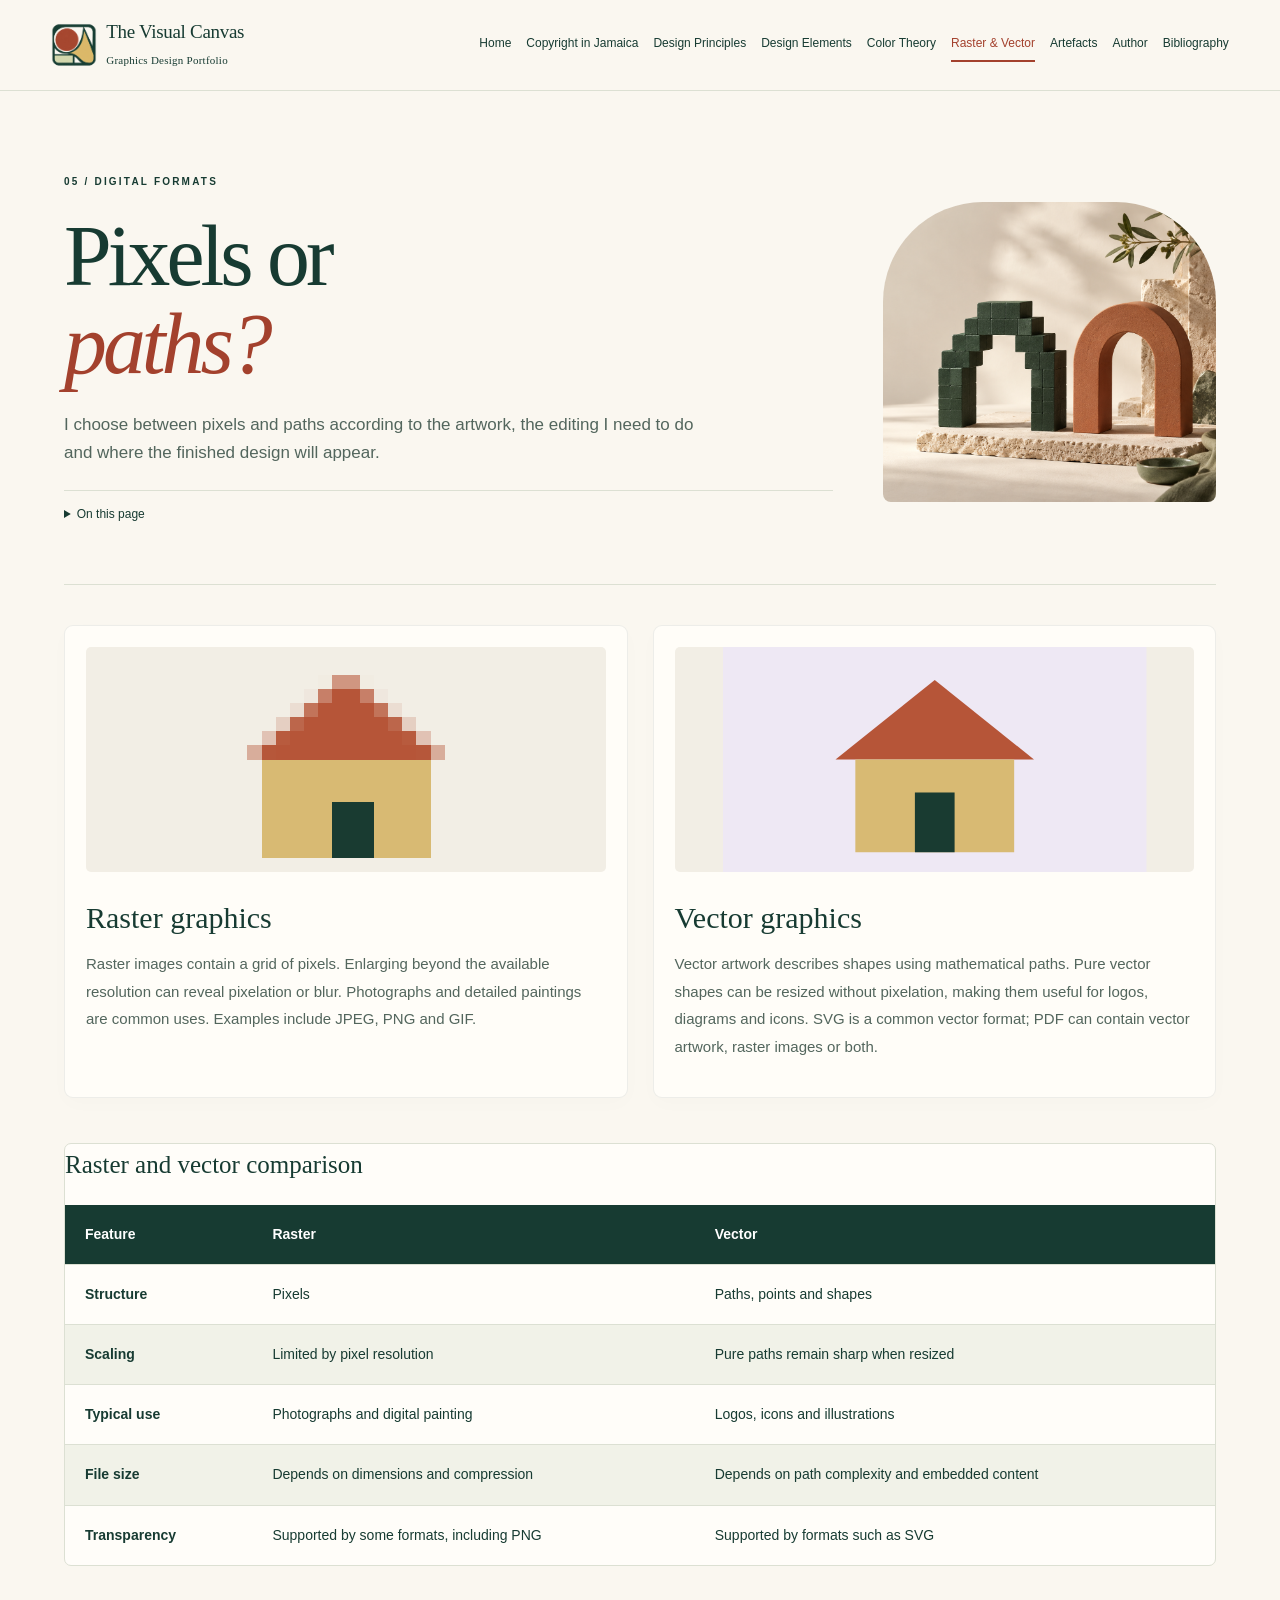
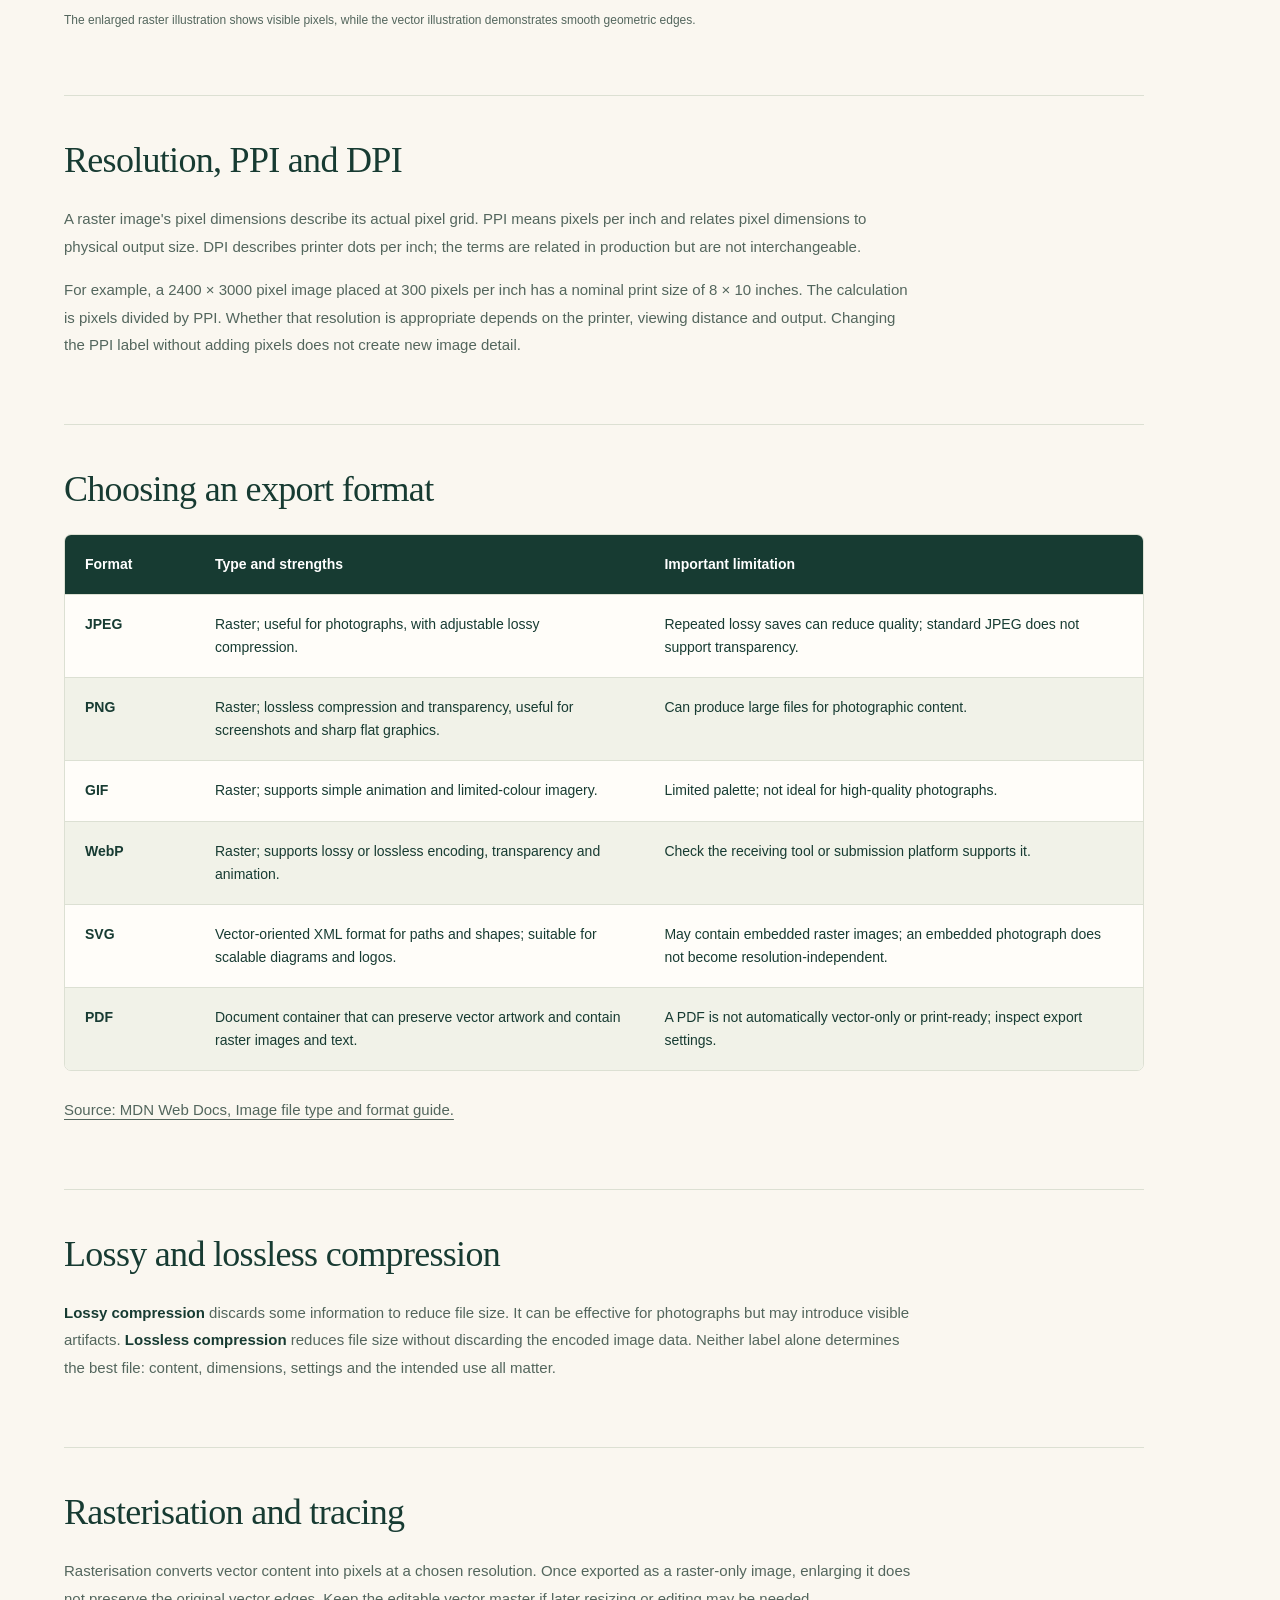
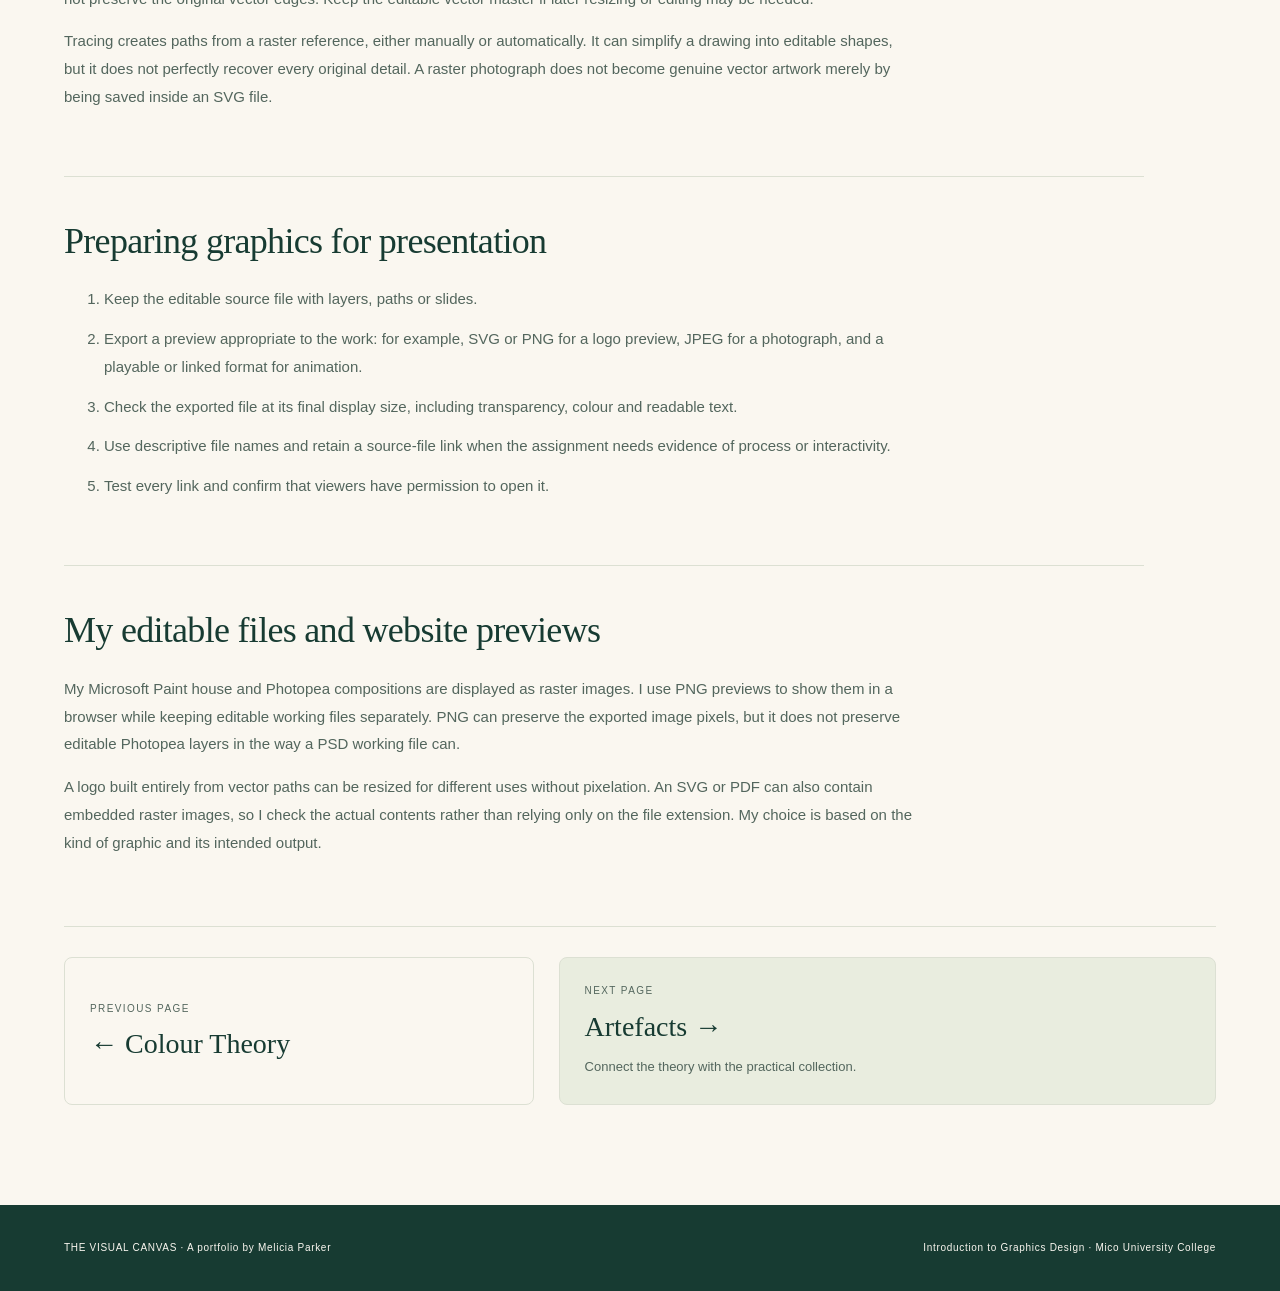
<file: portfolio/raster-vector.html>
<!doctype html><html lang="en"><head><meta charset="utf-8"><meta name="viewport" content="width=device-width, initial-scale=1"><meta name="description" content="Graphics design portfolio exploring theory and practical coursework."><title>Raster & Vector · The Visual Canvas</title><link rel="icon" type="image/png" href="./assets/visual-canvas-logo.png"><link rel="stylesheet" href="./assets/style.css?v=20261114-presentation"><script src="./assets/app.js?v=20261114-presentation" defer></script></head><body class="page-raster-vector"><a class="skip" href="#main">Skip to content</a><header><a class="brand" href="index.html" aria-label="The Visual Canvas home"><span class="brand-mark" aria-hidden="true"><img src="./assets/visual-canvas-logo.png" alt="" width="64" height="64"></span><span class="brand-wordmark"><strong>The Visual Canvas</strong>
<span>Graphics Design Portfolio</span></span></a><button class="menu" aria-controls="navigation" aria-expanded="false">Menu</button><nav id="navigation" aria-label="Main navigation"><a href="index.html">Home</a><a href="copyright.html">Copyright in Jamaica</a><a href="principles.html">Design Principles</a><a href="elements.html">Design Elements</a><a href="color.html">Color Theory</a><a href="raster-vector.html" aria-current="page">Raster & Vector</a><a href="artefacts.html">Artefacts</a><a href="author.html">Author</a><a href="bibliography.html">Bibliography</a></nav></header><main id="main"><section class="page-heading"><div class="page-heading-copy"><p class="eyebrow">05 / DIGITAL FORMATS</p><h1>Pixels or<br><em>paths?</em></h1><p class="lede">I choose between pixels and paths according to the artwork, the editing I need to do and where the finished design will appear.</p></div><figure class="page-photo"><img src="assets/banners/raster-vector.png" alt="Stepped block arch beside a smooth continuous arch." width="1672" height="941" decoding="async"></figure></section><div class="grid"><article class="card"><canvas id="raster" width="24" height="16" role="img" aria-label="An enlarged low-resolution raster house showing visible pixels">Pixel demonstration of a house.</canvas><h3>Raster graphics</h3><p>Raster images contain a grid of pixels. Enlarging beyond the available resolution can reveal pixelation or blur. Photographs and detailed paintings are common uses. Examples include JPEG, PNG and GIF.</p></article><article class="card"><svg viewBox="0 0 320 170" role="img" aria-label="A vector house formed from smooth geometric paths"><rect width="320" height="170" fill="#f2eee5"/><path d="M85 85L160 25L235 85" fill="#b65538"/><path d="M100 85H220V155H100Z" fill="#d8ba73"/><path d="M145 110H175V155H145Z" fill="#193b31"/></svg><h3>Vector graphics</h3><p>Vector artwork describes shapes using mathematical paths. Pure vector shapes can be resized without pixelation, making them useful for logos, diagrams and icons. SVG is a common vector format; PDF can contain vector artwork, raster images or both.</p></article></div><div class="table-wrap"><table><caption>Raster and vector comparison</caption><thead><tr><th>Feature</th><th>Raster</th><th>Vector</th></tr></thead><tbody><tr><th>Structure</th><td>Pixels</td><td>Paths, points and shapes</td></tr><tr><th>Scaling</th><td>Limited by pixel resolution</td><td>Pure paths remain sharp when resized</td></tr><tr><th>Typical use</th><td>Photographs and digital painting</td><td>Logos, icons and illustrations</td></tr><tr><th>File size</th><td>Depends on dimensions and compression</td><td>Depends on path complexity and embedded content</td></tr><tr><th>Transparency</th><td>Supported by some formats, including PNG</td><td>Supported by formats such as SVG</td></tr></tbody></table></div><p class="caption">The enlarged raster illustration shows visible pixels, while the vector illustration demonstrates smooth geometric edges.</p><section class="learning-section"><h2>Resolution, PPI and DPI</h2><p>A raster image's pixel dimensions describe its actual pixel grid. PPI means pixels per inch and relates pixel dimensions to physical output size. DPI describes printer dots per inch; the terms are related in production but are not interchangeable.</p><p>For example, a 2400 × 3000 pixel image placed at 300 pixels per inch has a nominal print size of 8 × 10 inches. The calculation is pixels divided by PPI. Whether that resolution is appropriate depends on the printer, viewing distance and output. Changing the PPI label without adding pixels does not create new image detail.</p></section><section class="learning-section"><h2>Choosing an export format</h2><div class="table-wrap"><table><thead><tr><th scope="col">Format</th><th scope="col">Type and strengths</th><th scope="col">Important limitation</th></tr></thead><tbody><tr><td>JPEG</td><td>Raster; useful for photographs, with adjustable lossy compression.</td><td>Repeated lossy saves can reduce quality; standard JPEG does not support transparency.</td></tr><tr><td>PNG</td><td>Raster; lossless compression and transparency, useful for screenshots and sharp flat graphics.</td><td>Can produce large files for photographic content.</td></tr><tr><td>GIF</td><td>Raster; supports simple animation and limited-colour imagery.</td><td>Limited palette; not ideal for high-quality photographs.</td></tr><tr><td>WebP</td><td>Raster; supports lossy or lossless encoding, transparency and animation.</td><td>Check the receiving tool or submission platform supports it.</td></tr><tr><td>SVG</td><td>Vector-oriented XML format for paths and shapes; suitable for scalable diagrams and logos.</td><td>May contain embedded raster images; an embedded photograph does not become resolution-independent.</td></tr><tr><td>PDF</td><td>Document container that can preserve vector artwork and contain raster images and text.</td><td>A PDF is not automatically vector-only or print-ready; inspect export settings.</td></tr></tbody></table></div><p><a href="bibliography.html#mdn-formats">Source: MDN Web Docs, Image file type and format guide.</a></p></section><section class="learning-section"><h2>Lossy and lossless compression</h2><p><strong>Lossy compression</strong> discards some information to reduce file size. It can be effective for photographs but may introduce visible artifacts. <strong>Lossless compression</strong> reduces file size without discarding the encoded image data. Neither label alone determines the best file: content, dimensions, settings and the intended use all matter.</p></section><section class="learning-section"><h2>Rasterisation and tracing</h2><p>Rasterisation converts vector content into pixels at a chosen resolution. Once exported as a raster-only image, enlarging it does not preserve the original vector edges. Keep the editable vector master if later resizing or editing may be needed.</p><p>Tracing creates paths from a raster reference, either manually or automatically. It can simplify a drawing into editable shapes, but it does not perfectly recover every original detail. A raster photograph does not become genuine vector artwork merely by being saved inside an SVG file.</p></section><section class="learning-section"><h2>Preparing graphics for presentation</h2><ol><li>Keep the editable source file with layers, paths or slides.</li><li>Export a preview appropriate to the work: for example, SVG or PNG for a logo preview, JPEG for a photograph, and a playable or linked format for animation.</li><li>Check the exported file at its final display size, including transparency, colour and readable text.</li><li>Use descriptive file names and retain a source-file link when the assignment needs evidence of process or interactivity.</li><li>Test every link and confirm that viewers have permission to open it.</li></ol></section><section class="learning-section"><h2>My editable files and website previews</h2><p>My Microsoft Paint house and Photopea compositions are displayed as raster images. I use PNG previews to show them in a browser while keeping editable working files separately. PNG can preserve the exported image pixels, but it does not preserve editable Photopea layers in the way a PSD working file can.</p><p>A logo built entirely from vector paths can be resized for different uses without pixelation. An SVG or PDF can also contain embedded raster images, so I check the actual contents rather than relying only on the file extension. My choice is based on the kind of graphic and its intended output.</p></section><nav class="page-journey" aria-label="Page navigation"><a class="journey-back" href="color.html"><span>Previous page</span><strong>&larr; Colour Theory</strong></a><a class="journey-next" href="artefacts.html"><span>Next page</span><strong>Artefacts &rarr;</strong><p>Connect the theory with the practical collection.</p></a></nav></main><footer><span>THE VISUAL CANVAS · A portfolio by Melicia Parker</span><span>Introduction to Graphics Design · Mico University College</span></footer></body></html>
</file>
<file: portfolio/assets/style.css>
:root{--paper:#f8f5ee;--ink:#193b31;--muted:#59675f;--rust:#a6442c;--line:#d8dbce}*{box-sizing:border-box}body{margin:0;background:var(--paper);color:var(--ink);font-family:Arial,Helvetica,sans-serif;line-height:1.65}a{color:inherit;text-underline-offset:4px}a:focus-visible,button:focus-visible{outline:3px solid var(--rust);outline-offset:5px}.skip{position:absolute;left:12px;top:-90px;background:white;padding:12px;z-index:10}.skip:focus{top:8px}header{padding:26px 4vw;border-bottom:1px solid var(--line);display:flex;align-items:center;justify-content:space-between;gap:30px}.brand{font-size:11px;font-weight:bold;letter-spacing:2px;text-decoration:none;white-space:nowrap}.brand-mark{display:inline-flex;background:var(--ink);color:var(--paper);font:bold 28px Georgia;width:38px;height:38px;align-items:center;justify-content:center;margin-right:10px}nav{display:flex;gap:17px;flex-wrap:wrap}nav a{font-size:11px;text-decoration:none;padding:6px 0}nav a[aria-current]{color:var(--rust);border-bottom:2px solid var(--rust)}.menu{display:none}main{max-width:1220px;margin:auto;padding:65px 5vw 100px}h1,h2,h3{font-family:Georgia,'Times New Roman',serif;font-weight:normal;line-height:1.08}h1{font-size:clamp(54px,7vw,96px);letter-spacing:-3px;margin:22px 0 30px}h1 em{font-weight:normal;color:var(--rust)}h2{font-size:39px;margin:15px 0 25px}h3{font-size:27px;margin:22px 0 12px}.eyebrow{letter-spacing:2.5px;font-size:10px;font-weight:bold}.lede{font-size:18px;color:var(--muted);max-width:670px}.hero{display:grid;grid-template-columns:1.1fr 1fr;gap:70px;align-items:center}.hero-art{background:#e8e6d8;padding:35px;transform:rotate(-3deg)}.hero-art svg{width:100%;height:auto}.hero-art p{font-size:9px;letter-spacing:3px}.button{display:inline-flex;gap:45px;background:var(--ink);color:var(--paper);padding:14px 24px;text-decoration:none;font-size:12px;margin-top:20px}.intro{max-width:800px;margin:75px 0}.intro p{color:var(--muted)}.section-head{display:flex;justify-content:space-between;align-items:end;margin-top:80px}.section-head>p,.caption{font-size:12px;color:var(--muted)}.artifact-grid,.grid{display:grid;grid-template-columns:repeat(2,minmax(0,1fr));gap:25px;margin-top:35px}.artifact{border-top:1px solid var(--line);padding:22px 0 28px}.number{font-size:11px;color:var(--rust)}.status{font-size:10px;letter-spacing:1px;text-transform:uppercase;color:var(--rust)}.artifact p{max-width:390px;font-size:14px}.card{background:#fffdf8;border:1px solid var(--line);padding:23px}.card svg,.card canvas{width:100%;height:210px;object-fit:contain;background:#f2eee5}.card p{font-size:15px;color:var(--muted)}.notice{background:#eee9dc;border-left:3px solid var(--rust);padding:18px 22px;font-size:13px}.split{display:grid;grid-template-columns:1fr 1fr;gap:60px;align-items:center;margin:65px 0}.wheel{width:280px;max-width:100%;aspect-ratio:1;border-radius:50%;background:conic-gradient(#cf4540 0deg 30deg,#d65c38 30deg 60deg,#de8139 60deg 90deg,#e3ad3c 90deg 120deg,#d9cc3a 120deg 150deg,#90ac43 150deg 180deg,#3e9855 180deg 210deg,#3d9995 210deg 240deg,#3c65a4 240deg 270deg,#644c9d 270deg 300deg,#90449e 300deg 330deg,#b4437b 330deg 360deg);margin:auto}.swatch{height:100px}.table-wrap{overflow-x:auto;margin:45px 0}table{width:100%;border-collapse:collapse;text-align:left}caption{text-align:left;font-family:Georgia;font-size:25px;margin-bottom:20px}td,th{padding:17px;border-bottom:1px solid var(--line);font-size:14px}thead{background:var(--ink);color:white}dl{display:grid;grid-template-columns:180px 1fr;gap:20px}dt{font-weight:bold}dd{margin:0}footer{border-top:1px solid var(--line);padding:30px 5vw;display:flex;justify-content:space-between;gap:20px;font-size:10px;letter-spacing:1px}#raster{image-rendering:pixelated}@media(max-width:1000px){header{flex-wrap:wrap}nav{width:100%}}@media(max-width:650px){header{padding:18px 6vw}.menu{display:block;background:none;border:1px solid var(--ink);padding:8px 15px;color:var(--ink)}nav{display:none;flex-direction:column;gap:8px}nav.open{display:flex}nav a{font-size:14px}main{padding-top:40px}h1{letter-spacing:-2px}.hero,.split{grid-template-columns:1fr;gap:40px}.hero-art{max-width:400px}.grid,.artifact-grid{grid-template-columns:1fr}.section-head{display:block}h2{font-size:32px}dl{grid-template-columns:1fr;gap:8px}dd{margin-bottom:20px}footer{flex-direction:column}.intro{margin:50px 0}}@media(prefers-reduced-motion:reduce){*{scroll-behavior:auto!important}}

.learning-section{margin:70px 0;max-width:1080px}.learning-section>p,.learning-section>ul,.learning-section>ol{max-width:850px}.learning-section p,.learning-section li{color:var(--muted)}.learning-section li{margin-bottom:12px}.learning-section .table-wrap{margin:28px 0}.learning-section td{vertical-align:top;min-width:130px}.learning-diagram{display:block;width:100%;max-width:850px;height:auto;margin:25px 0}.learning-section h2{font-size:34px}details{border:1px solid var(--line);background:#fffdf8;margin:25px 0;padding:18px}summary{cursor:pointer;font-weight:bold}.detail-body{padding:10px 10px 0}select{display:block;font:inherit;padding:12px;margin:12px 0 22px;background:#fffdf8;color:var(--ink);border:1px solid var(--ink);max-width:100%}.palette-preview{display:flex;min-height:130px;max-width:700px}.palette-chip{flex:1;display:flex;align-items:end;padding:12px;color:white;font-size:12px}.palette-chip span{background:#193b31;padding:4px 7px}.page-outline{border-block:1px solid var(--line);padding:18px 0;margin:28px 0}.page-outline summary{font-size:13px}.page-outline ul{columns:2;padding-left:20px}.page-outline li{margin:7px 0;font-size:13px}.process li{padding-left:7px}.source-note{font-size:13px}h2[id]{scroll-margin-top:25px}@media(max-width:650px){.page-outline ul{columns:1}.learning-section{margin:50px 0}.learning-section h2{font-size:29px}.palette-chip{padding:7px}.palette-chip span{font-size:10px;padding:3px}.learning-section td{font-size:13px}}
.motion-stage{max-width:650px;height:100px;padding:22px;background:#eee9dc;overflow:hidden}.motion-dot{height:56px;width:56px;border-radius:50%;background:var(--rust);animation:travel 3s ease-in-out infinite alternate;animation-play-state:paused}.motion-stage.running .motion-dot{animation-play-state:running}#motion-toggle{font:inherit;background:var(--ink);color:white;border:0;padding:12px 20px;margin-top:15px;cursor:pointer}@keyframes travel{from{transform:translateX(0)}to{transform:translateX(280px)}}@media(max-width:420px){@keyframes travel{from{transform:translateX(0)}to{transform:translateX(180px)}}}@media(prefers-reduced-motion:reduce){.motion-dot{animation:none}.motion-stage.running .motion-dot{outline:4px solid var(--ink)}}

/* Portfolio visual system: an editorial notebook with a warm creative palette. */
:root{--paper:#faf7f0;--ink:#173b32;--muted:#53665d;--rust:#a3412d;--line:#dce0d3;--sage:#d5dbaf;--peach:#f4b094;--lilac:#e5dced;--gold:#dbbd67}
body{font-size:16px;background-image:radial-gradient(#193b3108 .65px,transparent .65px);background-size:8px 8px}
header{background:var(--paper);padding:22px 4vw;gap:24px}
.brand{letter-spacing:2.3px;font-size:10px}
.brand-mark{border-radius:50%;width:42px;height:42px;font-size:30px}
.brand-mark>span{color:var(--peach)}
nav{gap:15px}nav a{font-size:12px;border-bottom:2px solid transparent;transition:color .18s,border-color .18s}
nav a:hover{color:var(--rust);border-color:var(--peach)}
main{max-width:1320px;padding:68px 5vw 100px}
h1{font-size:clamp(56px,6.7vw,94px);line-height:1.03;letter-spacing:-4px}
h2 em{color:var(--rust);font-weight:normal}
.hero{grid-template-columns:1.15fr 1fr;gap:70px;padding:5px 0 55px;align-items:center}
.hero h1{font-size:clamp(50px,6.3vw,87px);margin:23px 0 25px;letter-spacing:-3.8px}
.hero .lede{max-width:475px;font-size:17px;line-height:1.8}
.eyebrow{font-size:10px;letter-spacing:2.2px;color:var(--ink)}
.hero-actions{display:flex;gap:23px;align-items:center;flex-wrap:wrap;margin-top:30px}
.button{padding:15px 23px;margin:0;gap:25px;font-size:12px;border-radius:4px;transition:transform .18s,background .18s}
.button:hover{background:#2c5346;transform:translateY(-2px)}
.text-link{font-size:12px;text-decoration:none;border-bottom:1px solid var(--ink);padding:5px 0}
.text-link span{padding-left:7px}
.hero-caption{font-size:10px;line-height:1.8;color:var(--muted);margin-top:28px;display:flex;align-items:center;gap:8px}
.tiny-dot{width:6px;height:6px;background:var(--rust);display:inline-block;border-radius:50%;flex-shrink:0}
.hero-art{position:relative;padding:16px;background:#fffdf8;transform:rotate(3deg);border:1px solid #e0decf;box-shadow:0 18px 45px #193b3110;max-width:470px;justify-self:end}
.hero-art>svg{display:block;width:100%;height:auto}
.art-topline,.art-bottomline{display:flex;align-items:center;justify-content:space-between;font-size:8px;letter-spacing:1.5px;padding:6px 0 14px}
.art-bottomline{padding:14px 0 2px}
.art-bottomline>span:last-child{font-size:23px;line-height:1}
.art-seal{position:absolute;right:-22px;top:45%;height:88px;width:88px;border-radius:50%;background:var(--ink);color:var(--paper);border:5px solid var(--paper);display:flex;align-items:center;justify-content:center;text-align:center;font-size:8px;letter-spacing:1px;line-height:1.5;transform:rotate(-12deg)}
.page-index>main>.intro{border-block:1px solid var(--line);padding:45px 0;margin:35px 0 60px;display:grid;grid-template-columns:1fr 1fr;column-gap:55px;max-width:none}
.page-index>main>.intro>.eyebrow{grid-column:1}
.page-index>main>.intro>h2{grid-column:1;grid-row:2 / span 2;font-size:43px;max-width:380px;margin-top:0}
.page-index>main>.intro>p:not(.eyebrow){grid-column:2;margin-top:0;font-size:15px;line-height:1.85}
.section-head{margin-top:65px;margin-bottom:30px;gap:20px}
.section-head h2{font-size:48px;margin-bottom:0;letter-spacing:-1.3px}
.section-head>p{max-width:220px;font-size:13px}
.explore-grid{display:grid;grid-template-columns:repeat(3,minmax(0,1fr));gap:18px}
.explore-card{display:block;padding:25px;text-decoration:none;border-radius:8px;border:1px solid #193b3110;background:#e8ecdc;transition:transform .2s,box-shadow .2s}
.explore-card:hover{transform:translateY(-5px);box-shadow:0 12px 24px #193b3110}
.explore-card-top{display:flex;justify-content:space-between;font-size:11px}.explore-card-top>span:last-child{font-size:20px;line-height:1}
.explore-card>svg{width:86px;height:86px;margin:25px 0 5px}
.explore-card h3{font-size:27px;line-height:1.15;max-width:215px;margin:10px 0 18px}
.explore-label{font-size:11px;text-transform:uppercase;letter-spacing:1px}
.explore-principles,.explore-author{background:var(--lilac)}
.explore-color{background:#f3d1bc}.explore-elements{background:#ece0b7}.explore-raster-vector{background:#e4e9e6}
.collection-note{font-size:14px;color:var(--muted);max-width:720px;margin-bottom:30px}
.artifact-grid{grid-template-columns:repeat(2,minmax(0,1fr));gap:28px}
.artifact{position:relative;padding:0 0 20px;border:0;border-radius:8px;background:#fffdf9;overflow:hidden;box-shadow:0 0 0 1px #193b3110}
.artifact-cover{height:210px;display:flex;align-items:center;justify-content:center;position:relative;background:#e4e9dc}
.artifact-cover>svg{width:120px;height:120px;opacity:.75}
.cover-2,.cover-6{background:var(--lilac)}.cover-3,.cover-7{background:#f3d4bd}.cover-4,.cover-8{background:#ece0b7}
.preview-label{position:absolute;bottom:12px;right:14px;left:14px;font-size:8px;text-transform:uppercase;letter-spacing:1.3px;text-align:center;opacity:.8}
.artifact>.number{position:absolute;right:18px;top:16px;color:var(--ink);font-size:11px}
.artifact>h3,.artifact>p{margin-left:24px;margin-right:24px}
.artifact>h3{font-size:28px;margin-top:22px;margin-bottom:10px}.artifact>p{font-size:13px}.artifact>.status{font-size:9px;letter-spacing:1px}
.page-heading{display:grid;grid-template-columns:minmax(0,1.5fr) minmax(200px,.65fr);gap:50px;align-items:center;border-bottom:1px solid var(--line);padding:5px 0 45px;margin-bottom:40px}
.page-heading h1{margin-bottom:22px}.page-heading .lede{font-size:17px;max-width:640px}
.page-motif{min-height:255px;align-self:center;display:flex;flex-direction:column;align-items:center;justify-content:space-between;padding:23px;background:var(--lilac);border-radius:100px 100px 8px 8px;transform:rotate(3deg);max-width:260px;width:100%;justify-self:end}
.page-motif>svg{width:145px;height:145px}.motif-label{font-size:9px;letter-spacing:1.3px;text-transform:uppercase}.motif-index{font-size:9px;letter-spacing:3px}
.page-copyright .page-motif,.page-elements .page-motif{background:var(--sage)}
.page-color .page-motif,.page-author .page-motif{background:#f3cfb6}
.page-raster-vector .page-motif{background:#e6d8a3}
.grid{gap:25px}.card{border:1px solid #193b3114;border-radius:9px;padding:21px;box-shadow:0 6px 20px #193b3104}
.card>svg,.card>canvas{border-radius:5px;height:225px}.card:nth-child(3n+2)>svg>rect:first-child{fill:#eee8f4}.card:nth-child(3n)>svg>rect:first-child{fill:#e9eddf}
.card h3{font-size:30px}.card p{line-height:1.85;font-size:15px}
.learning-section{margin:65px 0;padding-top:30px;border-top:1px solid var(--line)}
.learning-section h2{font-size:36px;max-width:800px;letter-spacing:-.7px}.learning-section p,.learning-section li{line-height:1.85;font-size:15px}
.learning-section>p{max-width:850px}.learning-section strong{color:var(--ink)}
.table-wrap{border:1px solid var(--line);border-radius:7px;background:#fffdf9}
.learning-section .table-wrap{margin:25px 0}thead{background:var(--ink)}td,th{padding:18px 20px;font-size:14px}tbody tr:last-child td,tbody tr:last-child th{border-bottom:0}tbody tr:nth-child(even){background:#f1f2e8}tbody td:first-child{font-weight:600;color:var(--ink)}
.page-outline{background:transparent;padding:14px 0;border:0;border-top:1px solid var(--line);margin:23px 0 0}.page-outline summary{font-size:12px;font-weight:normal}.page-outline li{font-size:12px}
.notice{border-radius:0 7px 7px 0;background:#f0ebdc;font-size:13px}
.learning-diagram{border-radius:7px}.wheel{box-shadow:0 0 0 15px var(--paper),0 0 0 16px var(--line);margin:20px auto 35px}
.swatch{border-radius:5px}.palette-preview{border-radius:8px;overflow:hidden}select{border-radius:5px}
details:not(.page-outline){border-radius:7px;padding:20px;background:#fffdf9}.motion-stage{border-radius:8px;background:#ebe9d7}
#motion-toggle{border-radius:5px;font-size:13px}
.page-author dl{padding:30px;background:#e9eddf;border-radius:9px;grid-template-columns:180px 1fr;font-size:14px}
.references li{padding:8px 0 18px}.checklist li::marker{color:var(--rust)}
footer{background:var(--ink);color:var(--paper);border:0;font-size:10px;padding:35px 5vw;letter-spacing:.7px}
@media(min-width:1500px){main{padding-inline:65px}}
@media(max-width:1100px){nav{gap:12px}nav a{font-size:11px}.hero{gap:35px}.hero h1{font-size:65px}.page-heading{gap:30px}.page-motif{max-width:230px}}
@media(max-width:800px){.explore-grid{grid-template-columns:repeat(2,minmax(0,1fr))}.hero h1{font-size:55px}.hero{gap:25px}.hero-art{padding:12px}.art-seal{width:70px;height:70px;right:-15px;font-size:7px}.hero-actions{gap:16px}.hero .lede{font-size:15px}.hero-caption{font-size:9px}.page-motif{min-height:220px;max-width:200px}.page-motif>svg{width:120px;height:120px}.page-heading h1{font-size:65px}.page-index>main>.intro{gap:20px}.page-index>main>.intro>h2{font-size:34px}}
@media(max-width:650px){body{font-size:15px}header{padding:17px 6vw}.brand{font-size:9px;letter-spacing:1.5px}.brand-mark{width:36px;height:36px;font-size:27px}.menu{border-radius:5px;font-size:12px;padding:8px 14px}nav{gap:5px}nav a{font-size:14px;padding:8px 0}main{padding:35px 6vw 60px}.hero{grid-template-columns:1fr;gap:42px;padding-bottom:20px}.hero h1{font-size:clamp(45px,11vw,67px);letter-spacing:-2.5px;margin-top:20px}.hero .lede{font-size:16px}.hero-art{width:calc(100% - 25px);max-width:380px;justify-self:center;transform:rotate(2deg);padding:12px}.hero-actions{margin-top:22px;gap:20px}.hero-caption{font-size:10px;margin-top:22px}.art-seal{width:78px;height:78px;right:-18px;font-size:7px}.page-index>main>.intro{display:block;padding:30px 0;margin:35px 0}.page-index>main>.intro>h2{font-size:34px;max-width:none}.page-index>main>.intro>p:not(.eyebrow){font-size:14px;margin-top:20px}.section-head{margin-top:45px}.section-head h2{font-size:37px}.section-head>p{max-width:none}.explore-grid{gap:12px}.explore-card{padding:17px;border-radius:6px}.explore-card>svg{height:65px;width:65px;margin:20px 0 5px}.explore-card h3{font-size:22px}.explore-label{font-size:9px;letter-spacing:.6px}.artifact-grid{grid-template-columns:1fr;gap:23px}.artifact-cover{height:200px}.artifact>h3{font-size:27px}.page-heading{grid-template-columns:1fr;gap:25px;padding-bottom:30px;margin-bottom:30px}.page-heading h1{font-size:57px;letter-spacing:-2.5px}.page-motif{min-height:150px;max-width:none;justify-self:stretch;border-radius:8px;transform:none;display:grid;grid-template-columns:1fr 100px;position:relative;padding:20px}.page-motif>svg{grid-column:2;grid-row:1 / span 2;width:100px;height:100px}.motif-label{font-size:10px;max-width:150px}.motif-index{align-self:end}.grid{gap:20px}.card>svg,.card>canvas{height:190px}.card h3{font-size:28px}.learning-section{margin:45px 0;padding-top:25px}.learning-section h2{font-size:29px}.learning-section p,.learning-section li{font-size:14px}.table-wrap{margin:25px 0}td,th{padding:13px 15px}.page-author dl{grid-template-columns:1fr;padding:23px}.page-author dd{margin-bottom:13px}.page-outline{margin-top:20px}.page-outline li{font-size:13px}footer{padding:28px 6vw;font-size:9px}}
@media(prefers-reduced-motion:reduce){.button,.explore-card,nav a{transition:none}.button:hover,.explore-card:hover{transform:none}}

.page-index>main>.intro>.intro-title h2{font-size:43px;max-width:390px;margin:15px 0 0}.page-index>main>.intro>.intro-copy p{font-size:15px;line-height:1.85;margin-top:0}.intro-title>.eyebrow{color:var(--ink);margin-top:0}.page-index>main>.page-outline{margin:0 0 30px}.art-bottomline>span:last-child{font-family:Georgia,serif;color:var(--ink)}@media(max-width:650px){.page-index>main>.intro>.intro-title h2{font-size:34px;max-width:none}.page-index>main>.intro>.intro-copy{margin-top:25px}.page-index>main>.intro>.intro-copy p{font-size:14px}}

.page-artefacts .page-motif{background:var(--sage)}
.references a{overflow-wrap:anywhere}

/* Native cross-document transitions progressively enhance supported browsers. */
@view-transition{navigation:auto}
::view-transition-old(root){animation:page-fade-out .14s ease both}
::view-transition-new(root){animation:page-fade-in .22s ease both}
@keyframes page-fade-out{to{opacity:0}}
@keyframes page-fade-in{from{opacity:0}to{opacity:1}}
.page-journey{display:grid;grid-template-columns:1fr 1.4fr;gap:25px;align-items:stretch;margin-top:70px;padding-top:30px;border-top:1px solid var(--line);width:100%}
.page-journey>a{display:flex;flex-direction:column;justify-content:center;padding:25px;border:1px solid var(--line);border-radius:8px;text-decoration:none;transition:background .18s,border-color .18s}
.page-journey>a:hover{background:#edf0e4;border-color:var(--ink)}
.page-journey span{font-size:10px;letter-spacing:1.4px;text-transform:uppercase;color:var(--muted)}
.page-journey strong{font:normal 28px Georgia,serif;line-height:1.2;margin-top:10px}
.page-journey p{font-size:13px;line-height:1.7;margin:13px 0 0;color:var(--muted)}
.page-journey .journey-next{background:#e9eddf}
.journey-intro{padding:25px 0}
.page-banner{width:100%;height:auto;aspect-ratio:16/9;object-fit:cover;border-radius:8px;display:block;margin:0 0 35px}
@media(max-width:650px){.page-journey{grid-template-columns:1fr;gap:15px;margin-top:45px}.page-journey strong{font-size:25px}.journey-intro{padding:0 0 5px}.page-journey>a{padding:22px}}
@media(prefers-reduced-motion:reduce){@view-transition{navigation:none}::view-transition-old(root),::view-transition-new(root){animation:none}.page-journey>a{transition:none}}
.page-photo{margin:0;width:100%;max-width:390px;justify-self:end}.page-photo img{display:block;width:100%;height:300px;object-fit:cover;object-position:75% center;border-radius:100px 100px 8px 8px}.home-photo{margin:15px 0 40px}.home-photo img{display:block;width:100%;height:auto;aspect-ratio:2.5/1;object-fit:cover;object-position:center 55%;border-radius:8px}@media(max-width:800px){.page-photo img{height:260px}}@media(max-width:650px){.page-photo{max-width:none;justify-self:stretch}.page-photo img{height:auto;aspect-ratio:16/9;border-radius:8px;object-position:center}.home-photo{margin:30px 0}.home-photo img{aspect-ratio:16/9}}

.page-author main>.intro{max-width:none}.page-author main>.intro>dl{max-width:800px}.author-biography{display:grid;grid-template-columns:minmax(230px,320px) minmax(0,1fr);gap:45px;align-items:start;margin-top:50px}.author-portrait{margin:0;background:#fffdf9;padding:13px;border:1px solid var(--line);border-radius:15px;box-shadow:0 12px 30px #193b310a}.author-portrait img{display:block;width:100%;height:auto;aspect-ratio:1;object-fit:cover;border-radius:9px}.author-portrait figcaption{padding:17px 7px 8px}.author-portrait figcaption strong{display:block;font:normal 25px Georgia,serif;line-height:1.2}.author-portrait figcaption span{display:block;font-size:11px;color:var(--muted);margin-top:8px}.author-bio-copy h2{margin-top:0}.author-bio-copy p{line-height:1.85}@media(max-width:650px){.author-biography{grid-template-columns:1fr;gap:30px;margin-top:35px}.author-portrait{width:100%;max-width:330px;justify-self:center}.author-bio-copy h2{font-size:34px}}

.artifact-image-link{display:flex;align-items:center;justify-content:center;background:white;min-height:210px;padding:10px}.artifact-image{display:block;width:100%;height:auto;aspect-ratio:2/1;object-fit:contain}.artifact-uploaded>.number{background:var(--paper);border-radius:50%;padding:3px 7px}.artifact-software{color:var(--ink)}

.artifact-image--basket{aspect-ratio:8/5}

.artifact-image--scene{aspect-ratio:4/3}

/* The Visual Canvas wordmark and geometric canvas symbol. */
.brand{display:flex;align-items:center;gap:9px;letter-spacing:normal}.brand-mark{width:46px;height:46px;flex:0 0 46px;margin-right:0;background:transparent;border-radius:0;overflow:visible}.brand-mark img{display:block;width:64px;height:64px;max-width:none;flex-shrink:0}.brand-wordmark{display:flex;flex-direction:column;gap:5px}.brand-wordmark strong{font:600 19px Georgia,serif;letter-spacing:-.3px;line-height:1.1}.brand-wordmark>span{font:normal 8px Arial,sans-serif;letter-spacing:1.5px;line-height:1.2}@media(max-width:650px){.brand{gap:5px}.brand-mark{width:40px;height:40px;flex-basis:40px}.brand-mark img{width:56px;height:56px}.brand-wordmark strong{font-size:17px}.brand-wordmark>span{font-size:7px;letter-spacing:1px}}
@media(max-width:380px){header{gap:12px}.brand-wordmark strong{font-size:16px}.brand-wordmark>span{font-size:6.5px;letter-spacing:.8px}}

/* Consistent serif lettering and clear separation in the header wordmark. */
.brand-wordmark{gap:10px}.brand-wordmark strong{font-family:Georgia,'Times New Roman',serif;font-weight:normal}.brand-wordmark>span{font-family:Georgia,'Times New Roman',serif;font-size:11px;letter-spacing:.25px;line-height:1.3}@media(max-width:650px){.brand-wordmark{gap:8px}.brand-wordmark>span{font-size:10px;letter-spacing:0}}@media(max-width:380px){.brand-wordmark>span{font-size:9px}}

.card .application{font-size:14px;border-top:1px solid var(--line);padding-top:15px}.card .application strong{color:var(--ink)}.source-note{margin-top:25px}#design-textbook a{overflow-wrap:anywhere}

.intro-copy .intro-subheading{font-size:23px;margin:0 0 12px}.intro-copy p+.intro-subheading{margin-top:26px}.learning-section>p.source-note{font-size:13px}

.presentation-cover{display:flex;flex-direction:column;justify-content:center;align-items:flex-start;gap:18px;min-height:230px;padding:35px;background:var(--ink);color:var(--paper);text-decoration:none}.presentation-cover>span{font-size:10px;letter-spacing:1.8px}.presentation-cover strong{font:normal 38px Georgia,serif;line-height:1.1}.presentation-cover:hover{background:#244b3e}.presentation-actions{display:flex;flex-wrap:wrap;align-items:center;gap:20px;margin:24px 0}.presentation-frame{position:relative;aspect-ratio:16/9;min-height:350px;border:1px solid var(--line);border-radius:8px;overflow:hidden;background:#eee9dc}.presentation-frame iframe{position:absolute;inset:0;width:100%;height:100%;border:0}.artifact#interactive-powerpoint>.number{background:var(--paper);border-radius:50%;padding:3px 7px}.presentation-section .caption{font-size:12px;line-height:1.7}@media(max-width:650px){.presentation-cover{min-height:210px;padding:28px}.presentation-cover strong{font-size:33px}.presentation-frame{min-height:330px}.presentation-actions{gap:17px}}

.presentation-placeholder{position:absolute;inset:0;display:flex;flex-direction:column;align-items:center;justify-content:center;padding:25px;background:#e9eddf;text-align:center}.presentation-placeholder>span{font-size:10px;letter-spacing:1.5px}.presentation-placeholder>strong{font:normal 38px Georgia,serif;line-height:1.15;margin:18px 0 0}.presentation-placeholder>p{font-size:14px}.presentation-placeholder button{font-family:inherit;border:0;cursor:pointer;margin-top:10px}.presentation-placeholder[hidden],.presentation-frame iframe[hidden]{display:none}@media(max-width:650px){.presentation-placeholder>strong{font-size:30px}}
.presentation-frame{width:100%;max-width:100%;min-width:0}
</file>
